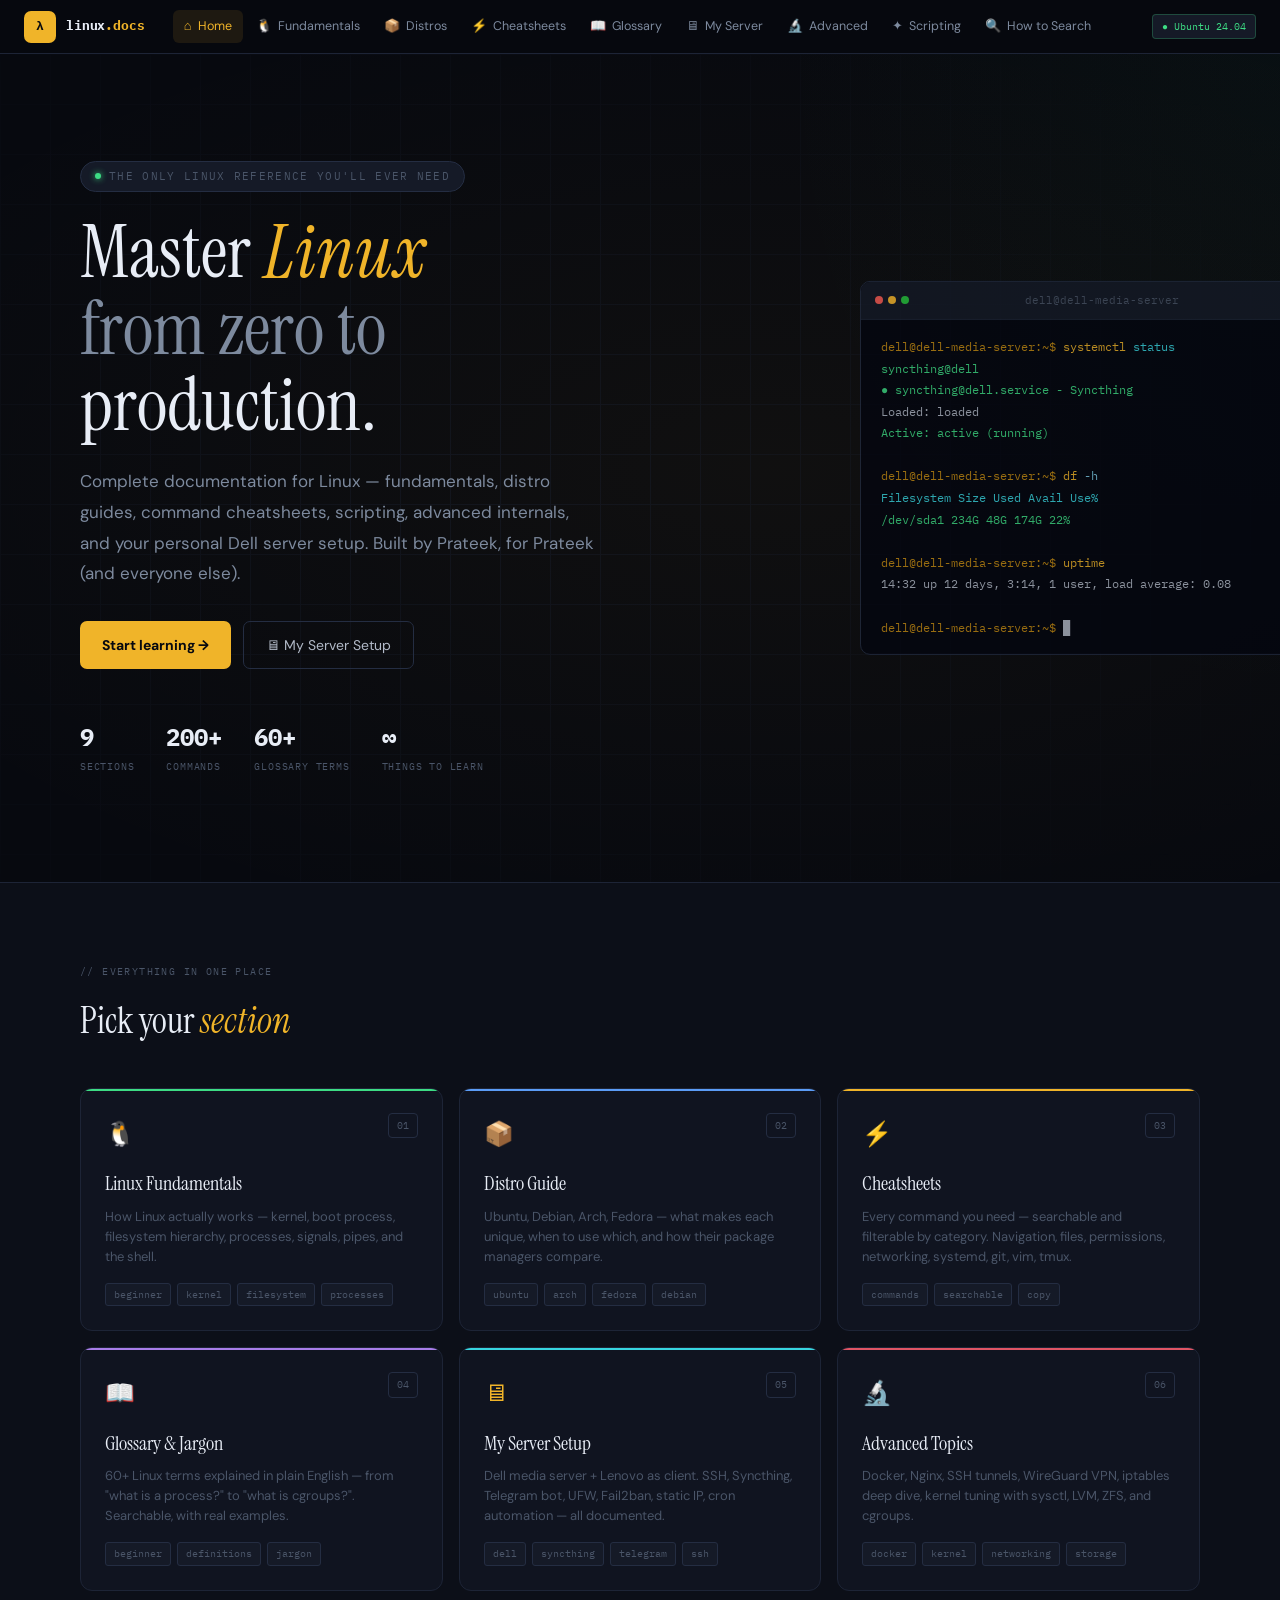
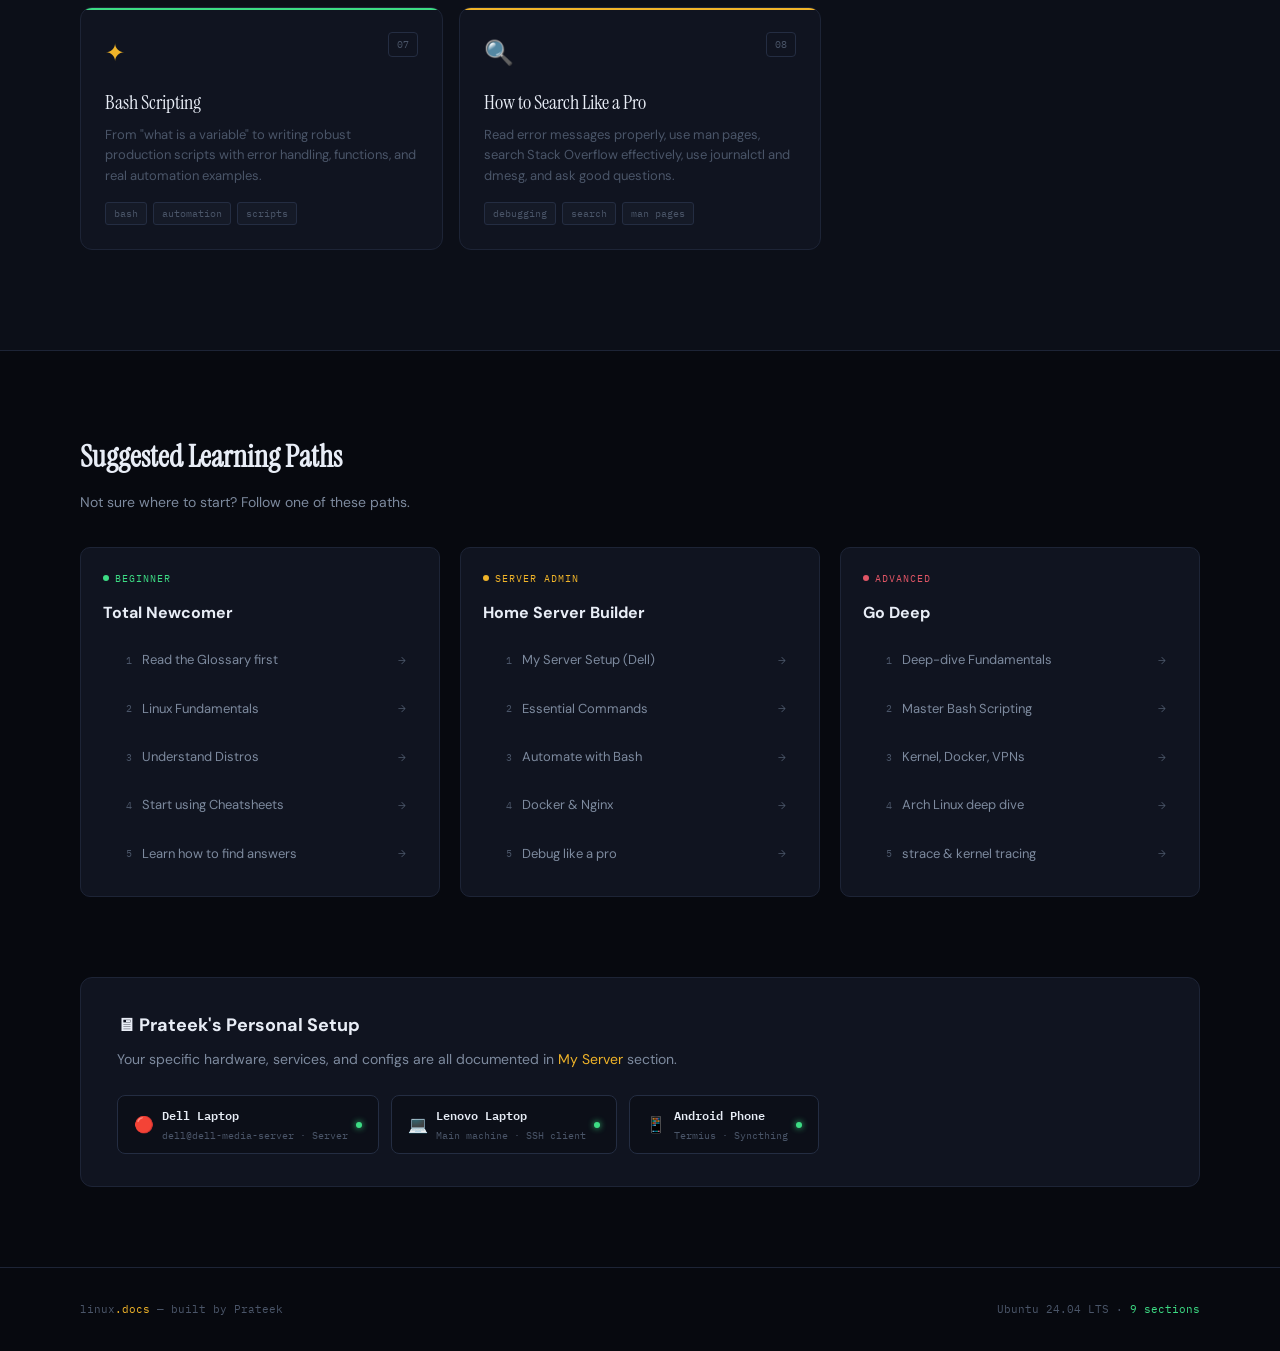
<file: index.html>
<!DOCTYPE html>
<html lang="en">
<head>
<meta charset="UTF-8"/><meta name="viewport" content="width=device-width, initial-scale=1.0"/>
<title>linux.docs — Master Linux From Zero to Pro</title>
<link rel="stylesheet" href="shared/style.css"/>
<style>
  :root { --accent: #f0b429; --accent2: #c48b12; --accent-glow: rgba(240,180,41,.10); --accent-glow2: rgba(240,180,41,.05); }
  body { overflow-x: hidden; }

  /* ── FULL HOME LAYOUT (no sidebar) ── */
  .home-wrap { padding-top: var(--nav-h); }

  /* ── HERO ── */
  .hero-section {
    min-height: 92vh; display: flex; align-items: center;
    padding: 0 80px; position: relative; overflow: hidden;
  }
  .hero-bg {
    position: absolute; inset: 0; pointer-events: none;
    background:
      radial-gradient(ellipse 80% 60% at 60% 50%, rgba(240,180,41,.04), transparent),
      radial-gradient(ellipse 40% 80% at 100% 0%, rgba(61,220,132,.03), transparent);
  }
  /* subtle grid */
  .hero-bg::after {
    content: '';
    position: absolute; inset: 0;
    background-image:
      linear-gradient(var(--border) 1px, transparent 1px),
      linear-gradient(90deg, var(--border) 1px, transparent 1px);
    background-size: 50px 50px;
    opacity: .4;
    mask-image: radial-gradient(ellipse 70% 70% at 40% 50%, black, transparent);
  }
  .hero-inner { position: relative; z-index: 1; max-width: 720px; }
  .hero-label {
    display: inline-flex; align-items: center; gap: 8px;
    font-family: var(--mono); font-size: 11px; color: var(--text3);
    letter-spacing: .12em; text-transform: uppercase; margin-bottom: 22px;
    padding: 5px 14px; border: 1px solid var(--border2); border-radius: 20px;
    background: var(--surface2);
  }
  .hero-label-dot { width: 6px; height: 6px; border-radius: 50%; background: var(--green); box-shadow: 0 0 6px var(--green); }
  .hero-h1 {
    font-family: var(--serif); font-size: clamp(42px, 6vw, 74px);
    color: var(--bright); line-height: 1.04; margin-bottom: 22px;
    font-weight: 400;
  }
  .hero-h1 em { font-style: italic; color: var(--accent); }
  .hero-h1 .dim { color: var(--text2); }
  .hero-lead { font-size: 17px; color: var(--text2); line-height: 1.8; margin-bottom: 32px; max-width: 520px; }
  .hero-cta { display: flex; gap: 12px; flex-wrap: wrap; margin-bottom: 48px; }
  .btn-primary {
    display: inline-flex; align-items: center; gap: 8px;
    padding: 11px 22px; border-radius: 7px;
    background: var(--accent); color: #070910;
    font-weight: 700; font-size: 14px; text-decoration: none;
    transition: transform .15s, box-shadow .15s;
    font-family: var(--sans);
  }
  .btn-primary:hover { transform: translateY(-2px); box-shadow: 0 8px 24px rgba(240,180,41,.3); text-decoration: none; }
  .btn-secondary {
    display: inline-flex; align-items: center; gap: 8px;
    padding: 11px 22px; border-radius: 7px;
    border: 1px solid var(--border2); color: var(--text);
    font-size: 14px; text-decoration: none;
    transition: border-color .15s, color .15s;
  }
  .btn-secondary:hover { border-color: var(--border3); color: var(--bright); text-decoration: none; }
  .hero-stats { display: flex; gap: 32px; flex-wrap: wrap; }
  .hero-stat { font-family: var(--mono); }
  .hero-stat-num { font-size: 24px; color: var(--bright); font-weight: 700; }
  .hero-stat-label { font-size: 10px; color: var(--text3); letter-spacing: .08em; text-transform: uppercase; }

  /* ── TERMINAL PREVIEW ── */
  .hero-terminal {
    position: absolute; right: -20px; top: 50%; transform: translateY(-50%);
    width: 440px; opacity: .85;
  }
  @media (max-width: 1100px) { .hero-terminal { display: none; } }

  /* ── SECTIONS GRID ── */
  .sections-area {
    padding: 80px 80px 100px;
    background: var(--bg2);
    border-top: 1px solid var(--border);
    border-bottom: 1px solid var(--border);
  }
  .sections-label {
    font-family: var(--mono); font-size: 10px; letter-spacing: .14em;
    text-transform: uppercase; color: var(--text3); margin-bottom: 10px;
  }
  .sections-title {
    font-family: var(--serif); font-size: 36px; color: var(--bright);
    margin-bottom: 36px; font-weight: 400;
  }
  .sections-title em { font-style: italic; color: var(--accent); }
  .big-card-grid { display: grid; grid-template-columns: repeat(auto-fill, minmax(280px, 1fr)); gap: 16px; }
  .big-card {
    background: var(--surface); border: 1px solid var(--border);
    border-radius: 12px; padding: 24px; text-decoration: none;
    display: block; transition: border-color .2s, transform .2s;
    position: relative; overflow: hidden;
  }
  .big-card::before {
    content: ''; position: absolute; top: 0; left: 0; right: 0; height: 2px;
    background: var(--card-color, var(--border2));
    transition: opacity .2s;
  }
  .big-card:hover { border-color: var(--border3); transform: translateY(-3px); text-decoration: none; }
  .bc-top { display: flex; align-items: flex-start; justify-content: space-between; margin-bottom: 12px; }
  .bc-icon { font-size: 24px; }
  .bc-num { font-family: var(--mono); font-size: 10px; color: var(--text3); padding: 3px 8px; border: 1px solid var(--border2); border-radius: 4px; }
  .bc-title { font-family: var(--serif); font-size: 20px; color: var(--bright); margin-bottom: 6px; }
  .bc-desc { font-size: 13px; color: var(--text3); line-height: 1.55; margin-bottom: 16px; }
  .bc-tags { display: flex; flex-wrap: wrap; gap: 6px; }
  .bc-tag { font-family: var(--mono); font-size: 10px; padding: 2px 8px; border-radius: 3px; background: var(--surface2); border: 1px solid var(--border2); color: var(--text3); }

  /* ── LEARNING PATHS ── */
  .paths-area { padding: 80px; }
  .paths-title { font-family: var(--serif); font-size: 30px; color: var(--bright); margin-bottom: 8px; }
  .paths-sub { font-size: 14px; color: var(--text2); margin-bottom: 32px; }
  .paths-grid { display: grid; grid-template-columns: 1fr 1fr 1fr; gap: 20px; }
  @media (max-width: 900px) { .paths-grid { grid-template-columns: 1fr; } }
  .path-card {
    background: var(--surface); border: 1px solid var(--border);
    border-radius: 10px; padding: 22px;
  }
  .path-level {
    font-family: var(--mono); font-size: 10px; letter-spacing: .1em;
    text-transform: uppercase; margin-bottom: 12px;
    display: flex; align-items: center; gap: 6px;
  }
  .path-dot { width: 6px; height: 6px; border-radius: 50%; }
  .path-name { font-size: 16px; font-weight: 700; color: var(--bright); margin-bottom: 14px; }
  .path-steps { display: flex; flex-direction: column; gap: 8px; }
  .path-step {
    display: flex; align-items: center; gap: 10px;
    font-size: 13px; color: var(--text2);
    text-decoration: none; padding: 8px 10px;
    border-radius: 6px; border: 1px solid transparent;
    transition: all .12s;
  }
  .path-step:hover { color: var(--bright); background: var(--surface2); border-color: var(--border); text-decoration: none; }
  .path-step-num { font-family: var(--mono); font-size: 10px; color: var(--text3); width: 18px; flex-shrink: 0; text-align: right; }
  .path-step-arrow { font-size: 10px; color: var(--text3); margin-left: auto; }

  /* ── YOUR SETUP BANNER ── */
  .setup-banner {
    margin: 0 80px 80px;
    background: var(--surface);
    border: 1px solid var(--border);
    border-radius: 12px; padding: 32px 36px;
    display: flex; align-items: center; justify-content: space-between; gap: 24px;
    flex-wrap: wrap;
  }
  .setup-banner-left h3 { margin: 0 0 6px; font-size: 18px; color: var(--bright); }
  .setup-banner-left h3::before { display: none; }
  .setup-banner-left p { margin: 0; color: var(--text2); font-size: 14px; }
  .setup-devices { display: flex; gap: 12px; flex-wrap: wrap; }
  .device-pill {
    display: flex; align-items: center; gap: 8px;
    padding: 9px 16px; border-radius: 8px;
    background: var(--bg2); border: 1px solid var(--border2);
    font-family: var(--mono); font-size: 12px;
  }
  .device-icon { font-size: 16px; }
  .device-name { color: var(--bright); font-weight: 600; }
  .device-sub { color: var(--text3); font-size: 10px; margin-top: 1px; }
  .device-status { width: 6px; height: 6px; border-radius: 50%; background: var(--green); box-shadow: 0 0 6px var(--green); }

  @media (max-width: 900px) {
    .hero-section { padding: 60px 24px; min-height: auto; padding-top: 80px; }
    .sections-area, .paths-area { padding: 48px 24px; }
    .setup-banner { margin: 0 24px 48px; }
  }
</style>
</head>
<body>
<div id="progress-bar"></div>
<nav id="topnav"></nav>
<div id="mobile-drawer"></div>

<div class="home-wrap">

  <!-- ── HERO ── -->
  <section class="hero-section">
    <div class="hero-bg"></div>
    <div class="hero-inner">
      <div class="hero-label"><span class="hero-label-dot"></span>The only Linux reference you'll ever need</div>
      <h1 class="hero-h1">
        Master <em>Linux</em><br/>
        <span class="dim">from zero to</span><br/>
        production.
      </h1>
      <p class="hero-lead">Complete documentation for Linux — fundamentals, distro guides, command cheatsheets, scripting, advanced internals, and your personal Dell server setup. Built by Prateek, for Prateek (and everyone else).</p>
      <div class="hero-cta">
        <a href="fundamentals.html" class="btn-primary">Start learning →</a>
        <a href="my-server.html" class="btn-secondary">🖥 My Server Setup</a>
      </div>
      <div class="hero-stats">
        <div class="hero-stat"><div class="hero-stat-num">9</div><div class="hero-stat-label">Sections</div></div>
        <div class="hero-stat"><div class="hero-stat-num">200+</div><div class="hero-stat-label">Commands</div></div>
        <div class="hero-stat"><div class="hero-stat-num">60+</div><div class="hero-stat-label">Glossary Terms</div></div>
        <div class="hero-stat"><div class="hero-stat-num">∞</div><div class="hero-stat-label">Things to learn</div></div>
      </div>
    </div>

    <!-- Terminal preview -->
    <div class="hero-terminal">
      <div class="term" style="margin:0;opacity:.9">
        <div class="term-bar">
          <div class="cb-dots"><div class="cb-d" style="background:#ff5f57"></div><div class="cb-d" style="background:#febc2e"></div><div class="cb-d" style="background:#28c840"></div></div>
          <div class="term-title">dell@dell-media-server</div>
        </div>
        <div class="term-body" style="font-size:12px;line-height:1.8">
<span class="prompt">dell@dell-media-server:~$ </span><span class="cmd">systemctl</span> <span class="arg">status</span> <span class="str">syncthing@dell</span><br/>
<span style="color:var(--green)">● syncthing@dell.service - Syncthing</span><br/>
<span class="text2">   Loaded: loaded</span><br/>
<span style="color:var(--green)">   Active: active (running)</span><br/>
<br/>
<span class="prompt">dell@dell-media-server:~$ </span><span class="cmd">df</span> <span class="flag">-h</span><br/>
<span class="arg">Filesystem      Size  Used Avail Use%</span><br/>
<span class="str">/dev/sda1       234G   48G  174G  22%</span><br/>
<br/>
<span class="prompt">dell@dell-media-server:~$ </span><span class="cmd">uptime</span><br/>
<span class="text">14:32  up 12 days, 3:14,  1 user,  load average: 0.08</span><br/>
<br/>
<span class="prompt">dell@dell-media-server:~$ </span><span style="animation: blink 1s step-end infinite">█</span>
        </div>
      </div>
    </div>
  </section>

  <!-- ── SECTIONS GRID ── -->
  <section class="sections-area">
    <div class="sections-label">// everything in one place</div>
    <h2 class="sections-title">Pick your <em>section</em></h2>
    <div class="big-card-grid">
      <a href="fundamentals.html" class="big-card" style="--card-color:var(--green)">
        <div class="bc-top"><div class="bc-icon">🐧</div><div class="bc-num">01</div></div>
        <div class="bc-title">Linux Fundamentals</div>
        <div class="bc-desc">How Linux actually works — kernel, boot process, filesystem hierarchy, processes, signals, pipes, and the shell.</div>
        <div class="bc-tags"><span class="bc-tag">beginner</span><span class="bc-tag">kernel</span><span class="bc-tag">filesystem</span><span class="bc-tag">processes</span></div>
      </a>
      <a href="distros.html" class="big-card" style="--card-color:var(--blue)">
        <div class="bc-top"><div class="bc-icon">📦</div><div class="bc-num">02</div></div>
        <div class="bc-title">Distro Guide</div>
        <div class="bc-desc">Ubuntu, Debian, Arch, Fedora — what makes each unique, when to use which, and how their package managers compare.</div>
        <div class="bc-tags"><span class="bc-tag">ubuntu</span><span class="bc-tag">arch</span><span class="bc-tag">fedora</span><span class="bc-tag">debian</span></div>
      </a>
      <a href="cheatsheet.html" class="big-card" style="--card-color:var(--amber)">
        <div class="bc-top"><div class="bc-icon">⚡</div><div class="bc-num">03</div></div>
        <div class="bc-title">Cheatsheets</div>
        <div class="bc-desc">Every command you need — searchable and filterable by category. Navigation, files, permissions, networking, systemd, git, vim, tmux.</div>
        <div class="bc-tags"><span class="bc-tag">commands</span><span class="bc-tag">searchable</span><span class="bc-tag">copy</span></div>
      </a>
      <a href="glossary.html" class="big-card" style="--card-color:var(--purple)">
        <div class="bc-top"><div class="bc-icon">📖</div><div class="bc-num">04</div></div>
        <div class="bc-title">Glossary & Jargon</div>
        <div class="bc-desc">60+ Linux terms explained in plain English — from "what is a process?" to "what is cgroups?". Searchable, with real examples.</div>
        <div class="bc-tags"><span class="bc-tag">beginner</span><span class="bc-tag">definitions</span><span class="bc-tag">jargon</span></div>
      </a>
      <a href="my-server.html" class="big-card" style="--card-color:var(--cyan)">
        <div class="bc-top"><div class="bc-icon">🖥</div><div class="bc-num">05</div></div>
        <div class="bc-title">My Server Setup</div>
        <div class="bc-desc">Dell media server + Lenovo as client. SSH, Syncthing, Telegram bot, UFW, Fail2ban, static IP, cron automation — all documented.</div>
        <div class="bc-tags"><span class="bc-tag">dell</span><span class="bc-tag">syncthing</span><span class="bc-tag">telegram</span><span class="bc-tag">ssh</span></div>
      </a>
      <a href="advanced.html" class="big-card" style="--card-color:var(--red)">
        <div class="bc-top"><div class="bc-icon">🔬</div><div class="bc-num">06</div></div>
        <div class="bc-title">Advanced Topics</div>
        <div class="bc-desc">Docker, Nginx, SSH tunnels, WireGuard VPN, iptables deep dive, kernel tuning with sysctl, LVM, ZFS, and cgroups.</div>
        <div class="bc-tags"><span class="bc-tag">docker</span><span class="bc-tag">kernel</span><span class="bc-tag">networking</span><span class="bc-tag">storage</span></div>
      </a>
      <a href="scripting.html" class="big-card" style="--card-color:var(--green)">
        <div class="bc-top"><div class="bc-icon">✦</div><div class="bc-num">07</div></div>
        <div class="bc-title">Bash Scripting</div>
        <div class="bc-desc">From "what is a variable" to writing robust production scripts with error handling, functions, and real automation examples.</div>
        <div class="bc-tags"><span class="bc-tag">bash</span><span class="bc-tag">automation</span><span class="bc-tag">scripts</span></div>
      </a>
      <a href="how-to-search.html" class="big-card" style="--card-color:var(--amber)">
        <div class="bc-top"><div class="bc-icon">🔍</div><div class="bc-num">08</div></div>
        <div class="bc-title">How to Search Like a Pro</div>
        <div class="bc-desc">Read error messages properly, use man pages, search Stack Overflow effectively, use journalctl and dmesg, and ask good questions.</div>
        <div class="bc-tags"><span class="bc-tag">debugging</span><span class="bc-tag">search</span><span class="bc-tag">man pages</span></div>
      </a>
    </div>
  </section>

  <!-- ── LEARNING PATHS ── -->
  <section class="paths-area">
    <h2 class="paths-title">Suggested Learning Paths</h2>
    <p class="paths-sub">Not sure where to start? Follow one of these paths.</p>
    <div class="paths-grid">
      <div class="path-card">
        <div class="path-level"><span class="path-dot" style="background:var(--green)"></span><span style="color:var(--green)">Beginner</span></div>
        <div class="path-name">Total Newcomer</div>
        <div class="path-steps">
          <a href="glossary.html" class="path-step"><span class="path-step-num">1</span>Read the Glossary first<span class="path-step-arrow">→</span></a>
          <a href="fundamentals.html" class="path-step"><span class="path-step-num">2</span>Linux Fundamentals<span class="path-step-arrow">→</span></a>
          <a href="distros.html" class="path-step"><span class="path-step-num">3</span>Understand Distros<span class="path-step-arrow">→</span></a>
          <a href="cheatsheet.html" class="path-step"><span class="path-step-num">4</span>Start using Cheatsheets<span class="path-step-arrow">→</span></a>
          <a href="how-to-search.html" class="path-step"><span class="path-step-num">5</span>Learn how to find answers<span class="path-step-arrow">→</span></a>
        </div>
      </div>
      <div class="path-card">
        <div class="path-level"><span class="path-dot" style="background:var(--amber)"></span><span style="color:var(--amber)">Server Admin</span></div>
        <div class="path-name">Home Server Builder</div>
        <div class="path-steps">
          <a href="my-server.html" class="path-step"><span class="path-step-num">1</span>My Server Setup (Dell)<span class="path-step-arrow">→</span></a>
          <a href="cheatsheet.html" class="path-step"><span class="path-step-num">2</span>Essential Commands<span class="path-step-arrow">→</span></a>
          <a href="scripting.html" class="path-step"><span class="path-step-num">3</span>Automate with Bash<span class="path-step-arrow">→</span></a>
          <a href="advanced.html" class="path-step"><span class="path-step-num">4</span>Docker & Nginx<span class="path-step-arrow">→</span></a>
          <a href="how-to-search.html" class="path-step"><span class="path-step-num">5</span>Debug like a pro<span class="path-step-arrow">→</span></a>
        </div>
      </div>
      <div class="path-card">
        <div class="path-level"><span class="path-dot" style="background:var(--red)"></span><span style="color:var(--red)">Advanced</span></div>
        <div class="path-name">Go Deep</div>
        <div class="path-steps">
          <a href="fundamentals.html" class="path-step"><span class="path-step-num">1</span>Deep-dive Fundamentals<span class="path-step-arrow">→</span></a>
          <a href="scripting.html" class="path-step"><span class="path-step-num">2</span>Master Bash Scripting<span class="path-step-arrow">→</span></a>
          <a href="advanced.html" class="path-step"><span class="path-step-num">3</span>Kernel, Docker, VPNs<span class="path-step-arrow">→</span></a>
          <a href="distros.html" class="path-step"><span class="path-step-num">4</span>Arch Linux deep dive<span class="path-step-arrow">→</span></a>
          <a href="how-to-search.html" class="path-step"><span class="path-step-num">5</span>strace & kernel tracing<span class="path-step-arrow">→</span></a>
        </div>
      </div>
    </div>
  </section>

  <!-- ── YOUR SETUP ── -->
  <div class="setup-banner">
    <div class="setup-banner-left">
      <h3>🖥 Prateek's Personal Setup</h3>
      <p>Your specific hardware, services, and configs are all documented in <a href="my-server.html">My Server</a> section.</p>
    </div>
    <div class="setup-devices">
      <div class="device-pill">
        <div class="device-icon">🔴</div>
        <div><div class="device-name">Dell Laptop</div><div class="device-sub">dell@dell-media-server · Server</div></div>
        <div class="device-status"></div>
      </div>
      <div class="device-pill">
        <div class="device-icon">💻</div>
        <div><div class="device-name">Lenovo Laptop</div><div class="device-sub">Main machine · SSH client</div></div>
        <div class="device-status"></div>
      </div>
      <div class="device-pill">
        <div class="device-icon">📱</div>
        <div><div class="device-name">Android Phone</div><div class="device-sub">Termius · Syncthing</div></div>
        <div class="device-status"></div>
      </div>
    </div>
  </div>

  <footer style="padding:32px 80px;border-top:1px solid var(--border);display:flex;justify-content:space-between;align-items:center;flex-wrap:wrap;gap:8px">
    <div style="font-family:var(--mono);font-size:11px;color:var(--text3)">linux<span style="color:var(--accent)">.docs</span> — built by Prateek</div>
    <div style="font-family:var(--mono);font-size:11px;color:var(--text3)">Ubuntu 24.04 LTS · <span style="color:var(--green)">9 sections</span></div>
  </footer>

</div>

<script src="shared/nav.js"></script>
<style>@keyframes blink{0%,100%{opacity:1}50%{opacity:0}}</style>
</body>
</html>
</file>
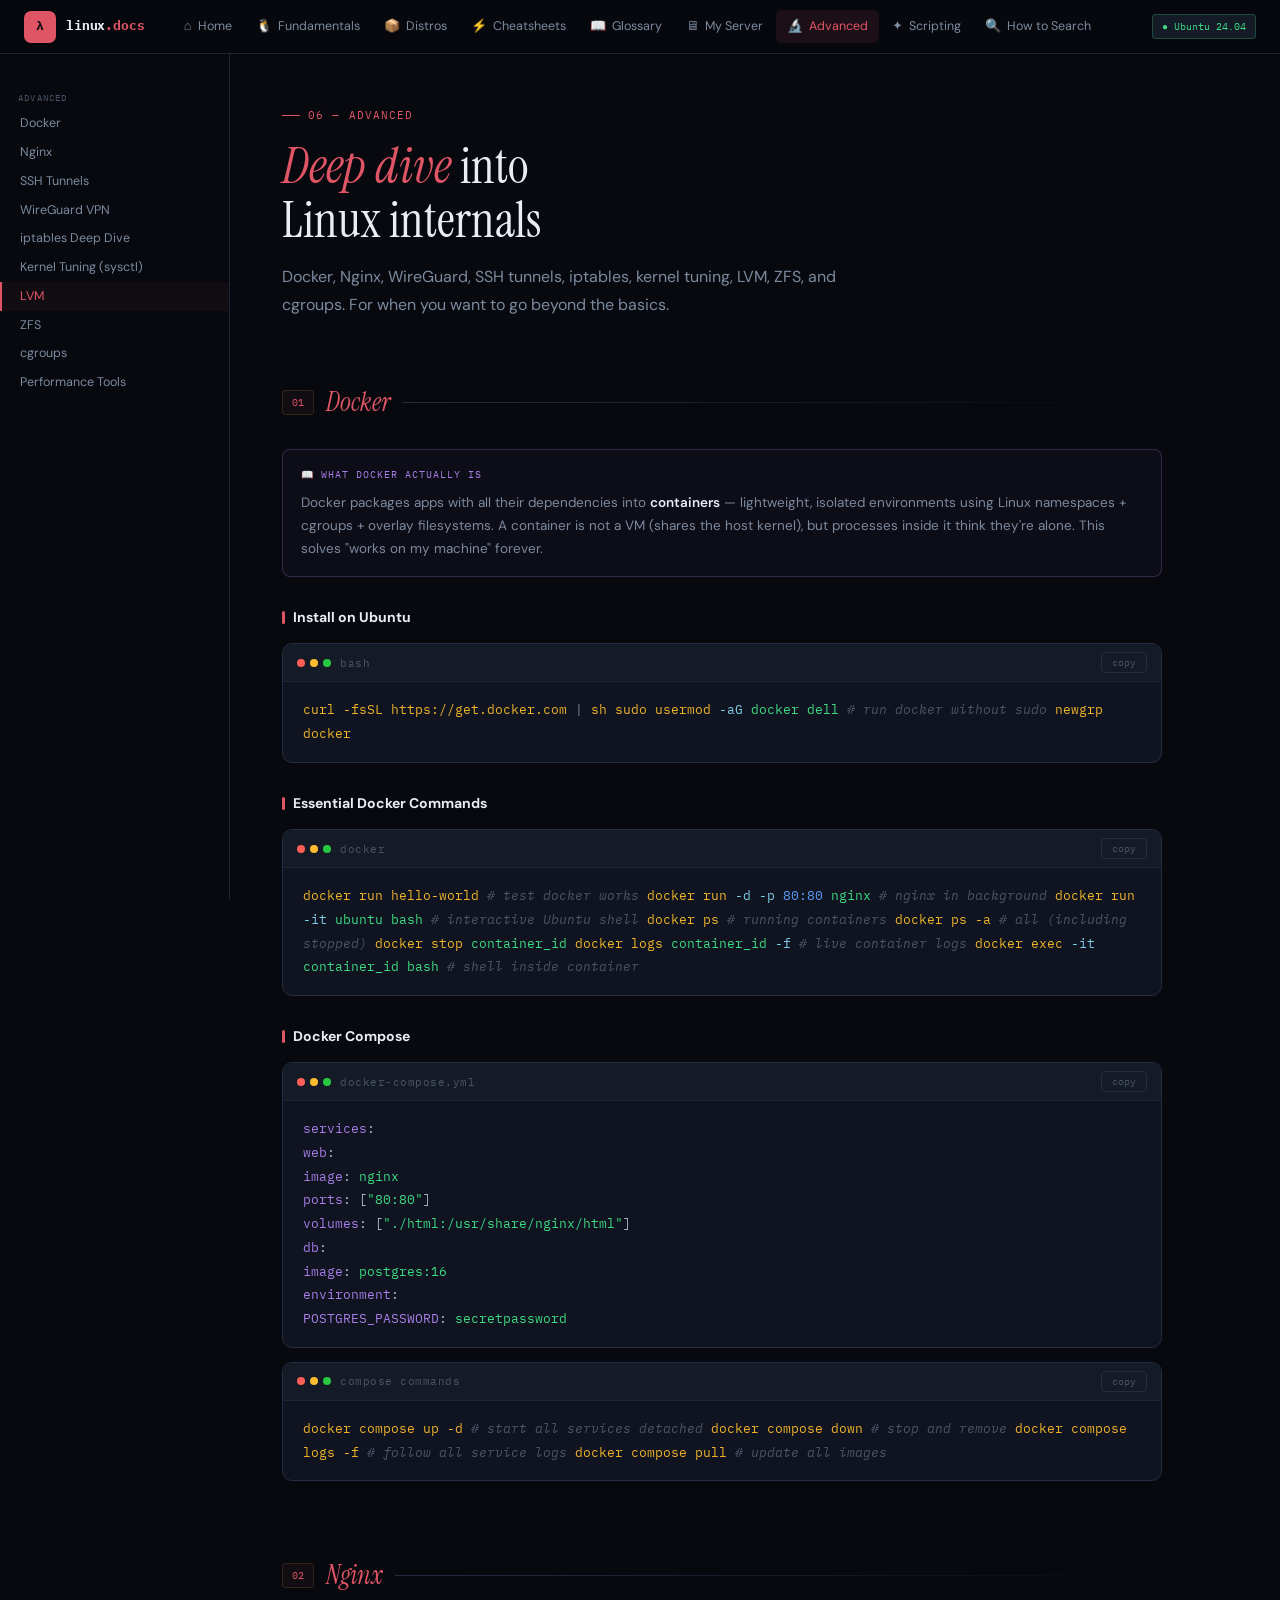
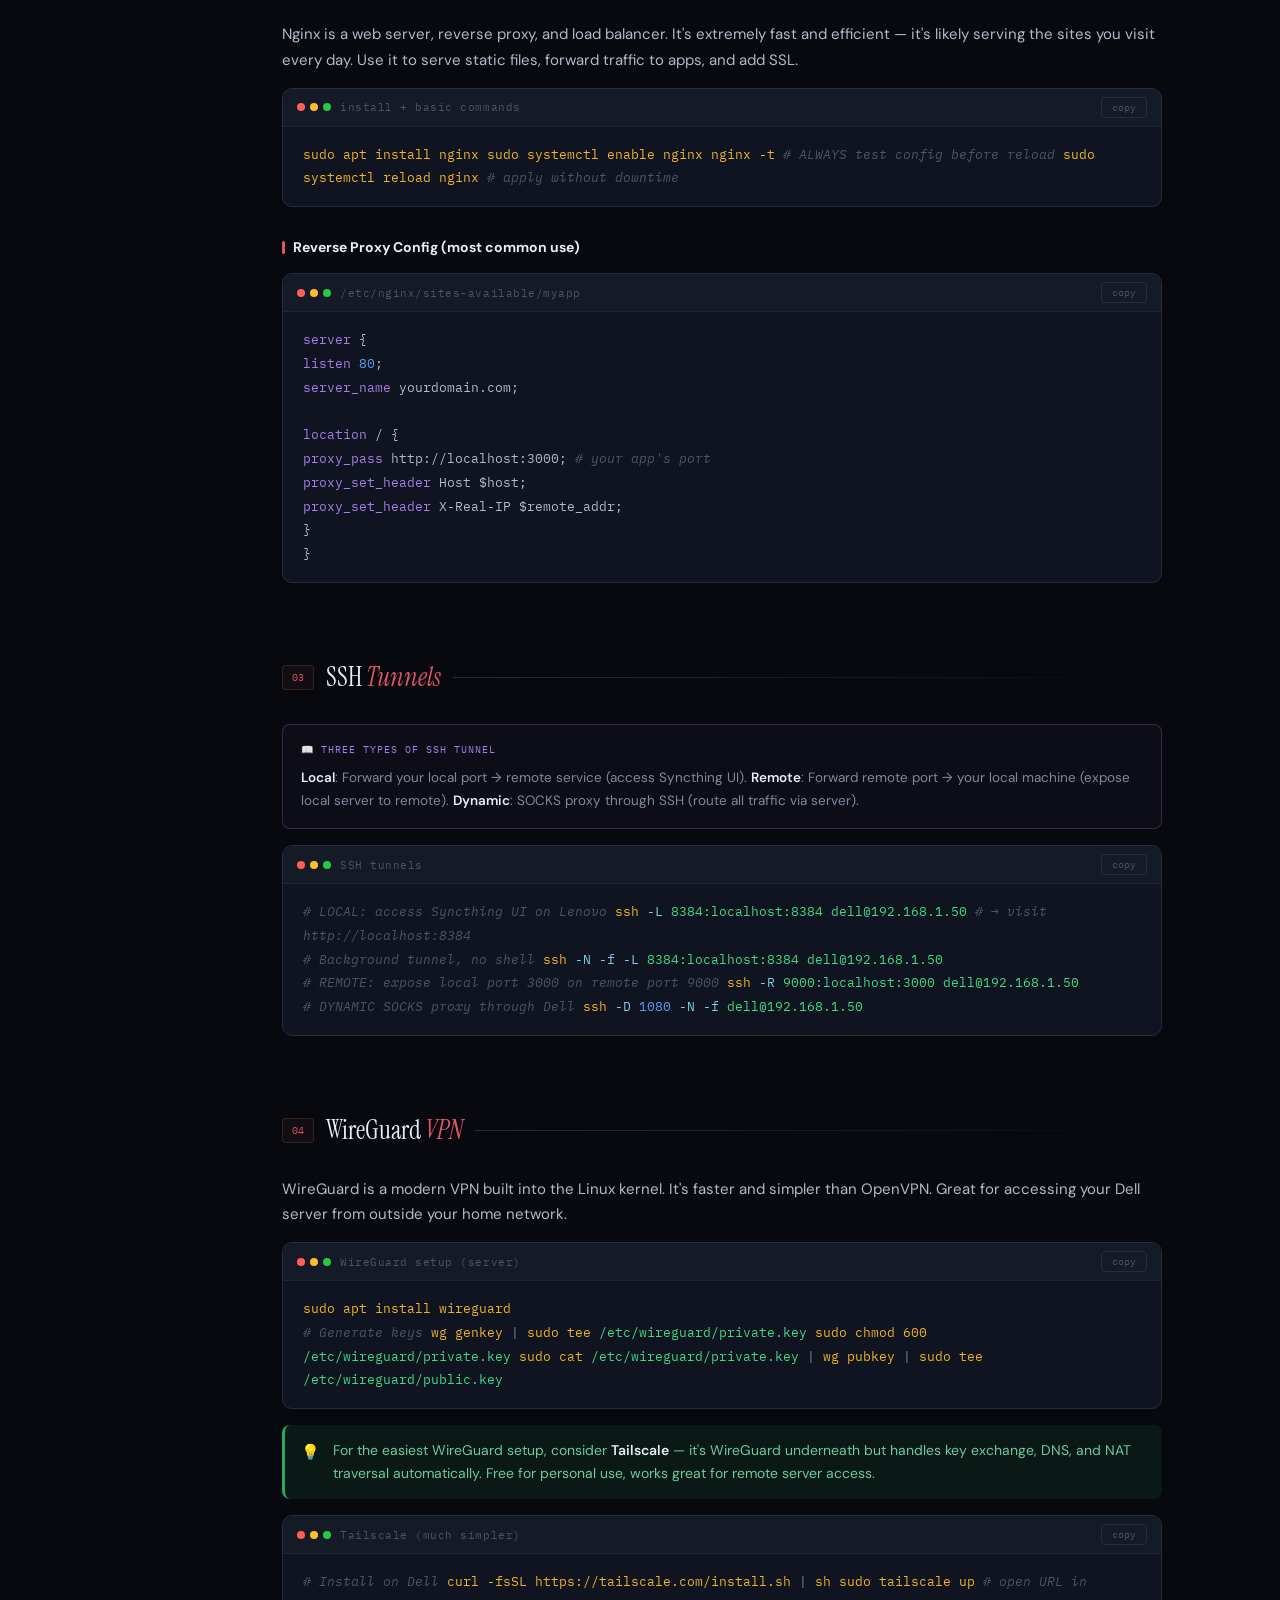
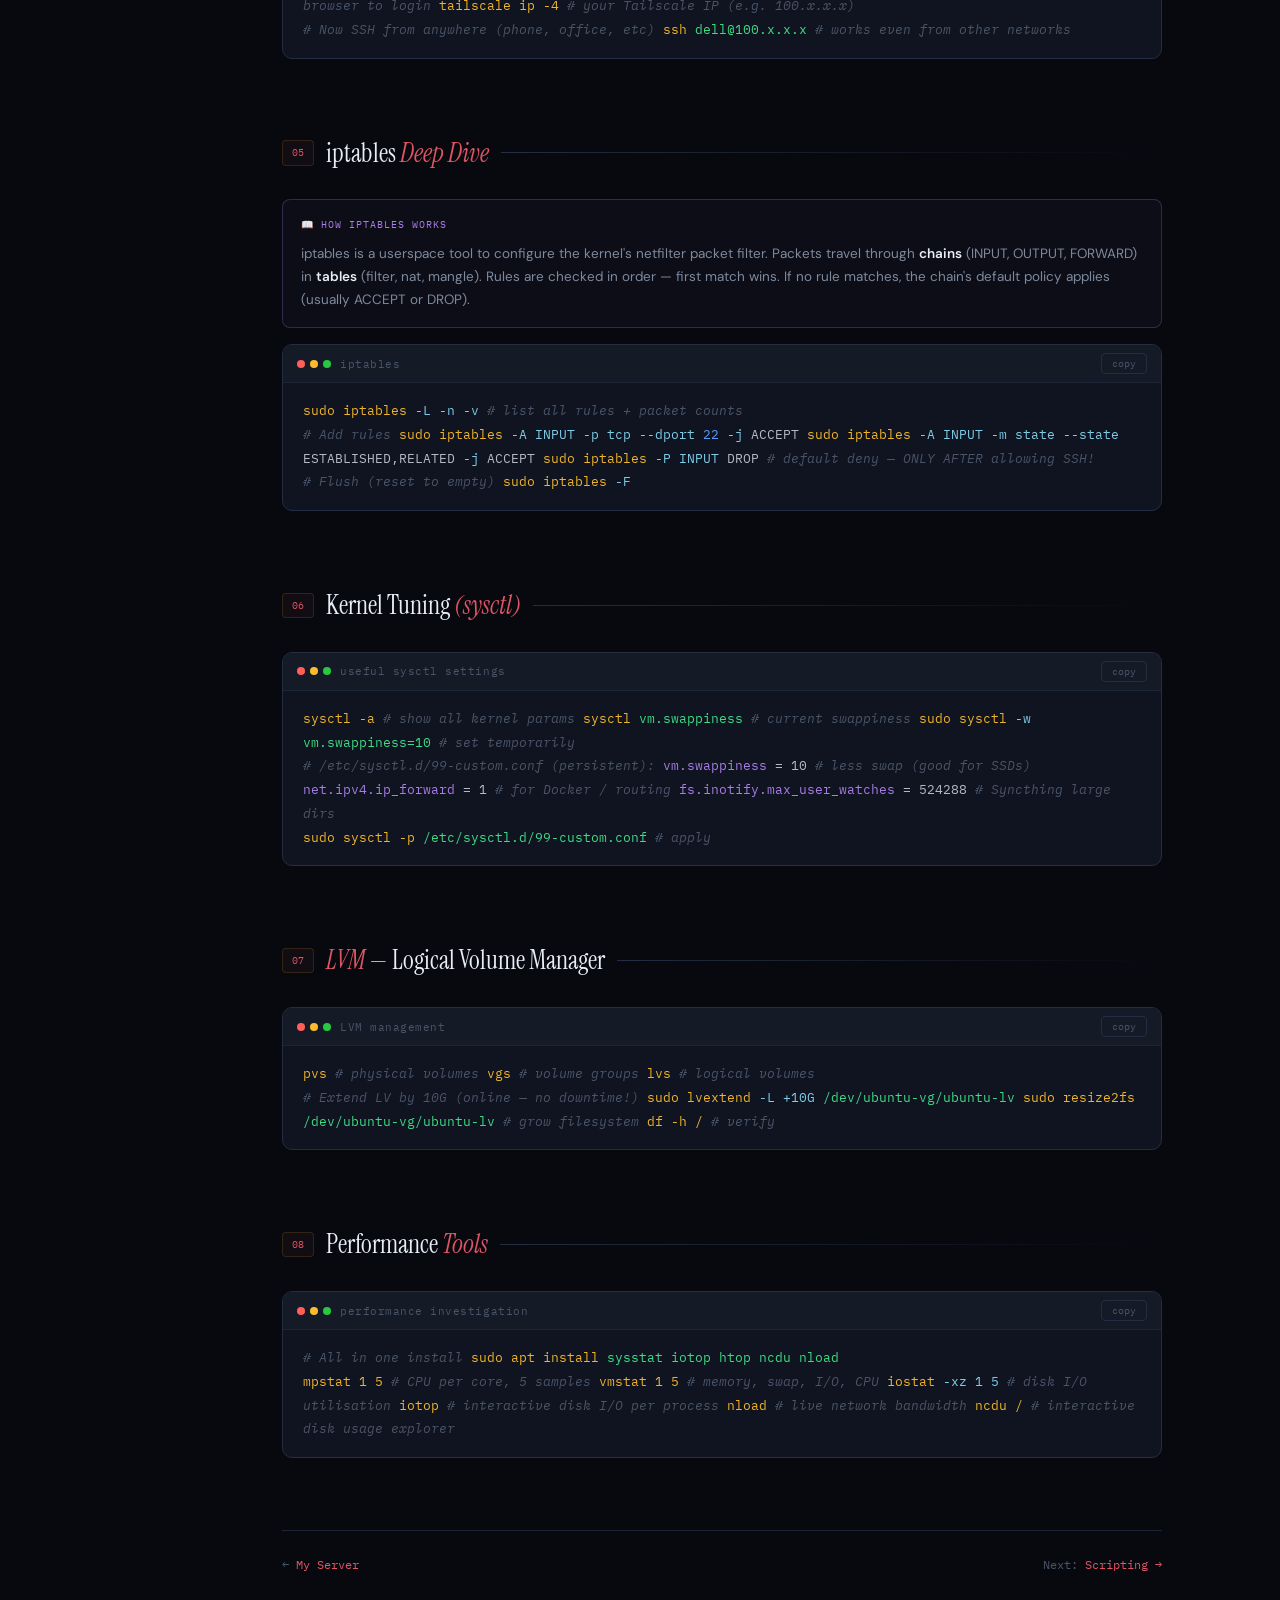
<file: advanced.html>
<!DOCTYPE html>
<html lang="en">
<head>
<meta charset="UTF-8"/><meta name="viewport" content="width=device-width, initial-scale=1.0"/>
<title>Advanced — linux.docs</title>
<link rel="stylesheet" href="shared/style.css"/>
<style>
  :root{--accent:#e05565;--accent2:#b83a48;--accent-glow:rgba(224,85,101,.10);--accent-glow2:rgba(224,85,101,.05);}
  h3::before{background:var(--red)}
</style>
</head>
<body>
<div id="progress-bar"></div><nav id="topnav"></nav><div id="mobile-drawer"></div>
<div class="page-wrap">
<aside id="toc">
  <div class="toc-section-label">Advanced</div>
  <a class="toc-link" href="#docker">Docker</a>
  <a class="toc-link" href="#nginx">Nginx</a>
  <a class="toc-link" href="#ssh-tunnels">SSH Tunnels</a>
  <a class="toc-link" href="#wireguard">WireGuard VPN</a>
  <a class="toc-link" href="#iptables">iptables Deep Dive</a>
  <a class="toc-link" href="#kernel-tuning">Kernel Tuning (sysctl)</a>
  <a class="toc-link" href="#lvm">LVM</a>
  <a class="toc-link" href="#zfs">ZFS</a>
  <a class="toc-link" href="#cgroups">cgroups</a>
  <a class="toc-link" href="#performance">Performance Tools</a>
</aside>
<div class="main-content"><div class="content-inner">

<div class="page-hero">
  <div class="page-hero-eyebrow">06 — Advanced</div>
  <h1><em>Deep dive</em> into<br/>Linux internals</h1>
  <p class="page-hero-lead">Docker, Nginx, WireGuard, SSH tunnels, iptables, kernel tuning, LVM, ZFS, and cgroups. For when you want to go beyond the basics.</p>
</div>

<!-- DOCKER -->
<div class="doc-section" id="docker">
  <div class="sec-header"><div class="sec-num">01</div><h2><em>Docker</em></h2><div class="sec-rule"></div></div>
  <div class="learn-box">
    <div class="learn-box-title">What Docker actually is</div>
    <p>Docker packages apps with all their dependencies into <strong>containers</strong> — lightweight, isolated environments using Linux namespaces + cgroups + overlay filesystems. A container is not a VM (shares the host kernel), but processes inside it think they're alone. This solves "works on my machine" forever.</p>
  </div>
  <h3>Install on Ubuntu</h3>
  <div class="cb"><div class="cb-head"><div class="cb-left"><div class="cb-dots"><div class="cb-d" style="background:#ff5f57"></div><div class="cb-d" style="background:#febc2e"></div><div class="cb-d" style="background:#28c840"></div></div><span class="cb-lang">bash</span></div><button class="copy-btn" onclick="doCopy(this,'curl -fsSL https://get.docker.com | sh\nsudo usermod -aG docker dell  # run docker without sudo\nnewgrp docker\ndocker --version')">copy</button></div><div class="cb-body">
<span class="cmd">curl -fsSL https://get.docker.com</span> <span class="op">|</span> <span class="cmd">sh</span>
<span class="cmd">sudo usermod</span> <span class="flag">-aG</span> <span class="str">docker dell</span>   <span class="cmt"># run docker without sudo</span>
<span class="cmd">newgrp docker</span>
  </div></div>
  <h3>Essential Docker Commands</h3>
  <div class="cb"><div class="cb-head"><div class="cb-left"><div class="cb-dots"><div class="cb-d" style="background:#ff5f57"></div><div class="cb-d" style="background:#febc2e"></div><div class="cb-d" style="background:#28c840"></div></div><span class="cb-lang">docker</span></div><button class="copy-btn" onclick="doCopy(this,'docker run hello-world\ndocker run -d -p 80:80 nginx             # detached, port 80\ndocker run -it ubuntu bash              # interactive shell\ndocker ps                               # running containers\ndocker ps -a                            # all containers\ndocker stop container_id\ndocker rm container_id\ndocker images\ndocker pull nginx\ndocker logs container_id -f\ndocker exec -it container_id bash      # shell inside running container\ndocker volume ls\ndocker network ls')">copy</button></div><div class="cb-body">
<span class="cmd">docker run hello-world</span>                             <span class="cmt"># test docker works</span>
<span class="cmd">docker run</span> <span class="flag">-d -p</span> <span class="num">80:80</span> <span class="str">nginx</span>               <span class="cmt"># nginx in background</span>
<span class="cmd">docker run</span> <span class="flag">-it</span> <span class="str">ubuntu bash</span>                <span class="cmt"># interactive Ubuntu shell</span>
<span class="cmd">docker ps</span>                                  <span class="cmt"># running containers</span>
<span class="cmd">docker ps -a</span>                               <span class="cmt"># all (including stopped)</span>
<span class="cmd">docker stop</span> <span class="str">container_id</span>
<span class="cmd">docker logs</span> <span class="str">container_id</span> <span class="flag">-f</span>               <span class="cmt"># live container logs</span>
<span class="cmd">docker exec</span> <span class="flag">-it</span> <span class="str">container_id bash</span>         <span class="cmt"># shell inside container</span>
  </div></div>
  <h3>Docker Compose</h3>
  <div class="cb"><div class="cb-head"><div class="cb-left"><div class="cb-dots"><div class="cb-d" style="background:#ff5f57"></div><div class="cb-d" style="background:#febc2e"></div><div class="cb-d" style="background:#28c840"></div></div><span class="cb-lang">docker-compose.yml</span></div><button class="copy-btn" onclick="doCopy(this,'services:\n  web:\n    image: nginx\n    ports:\n      - \"80:80\"\n    volumes:\n      - ./html:/usr/share/nginx/html\n  db:\n    image: postgres:16\n    environment:\n      POSTGRES_PASSWORD: secretpassword\n    volumes:\n      - pgdata:/var/lib/postgresql/data\n\nvolumes:\n  pgdata:')">copy</button></div><div class="cb-body">
<span class="kw">services</span>:<br/>
  <span class="kw">web</span>:<br/>
    <span class="kw">image</span>: <span class="str">nginx</span><br/>
    <span class="kw">ports</span>: [<span class="str">"80:80"</span>]<br/>
    <span class="kw">volumes</span>: [<span class="str">"./html:/usr/share/nginx/html"</span>]<br/>
  <span class="kw">db</span>:<br/>
    <span class="kw">image</span>: <span class="str">postgres:16</span><br/>
    <span class="kw">environment</span>:<br/>
      <span class="kw">POSTGRES_PASSWORD</span>: <span class="str">secretpassword</span>
  </div></div>
  <div class="cb"><div class="cb-head"><div class="cb-left"><div class="cb-dots"><div class="cb-d" style="background:#ff5f57"></div><div class="cb-d" style="background:#febc2e"></div><div class="cb-d" style="background:#28c840"></div></div><span class="cb-lang">compose commands</span></div><button class="copy-btn" onclick="doCopy(this,'docker compose up -d\ndocker compose down\ndocker compose logs -f\ndocker compose ps\ndocker compose pull   # update images')">copy</button></div><div class="cb-body">
<span class="cmd">docker compose up -d</span>    <span class="cmt"># start all services detached</span>
<span class="cmd">docker compose down</span>     <span class="cmt"># stop and remove</span>
<span class="cmd">docker compose logs -f</span>  <span class="cmt"># follow all service logs</span>
<span class="cmd">docker compose pull</span>     <span class="cmt"># update all images</span>
  </div></div>
</div>

<!-- NGINX -->
<div class="doc-section" id="nginx">
  <div class="sec-header"><div class="sec-num">02</div><h2><em>Nginx</em></h2><div class="sec-rule"></div></div>
  <p>Nginx is a web server, reverse proxy, and load balancer. It's extremely fast and efficient — it's likely serving the sites you visit every day. Use it to serve static files, forward traffic to apps, and add SSL.</p>
  <div class="cb"><div class="cb-head"><div class="cb-left"><div class="cb-dots"><div class="cb-d" style="background:#ff5f57"></div><div class="cb-d" style="background:#febc2e"></div><div class="cb-d" style="background:#28c840"></div></div><span class="cb-lang">install + basic commands</span></div><button class="copy-btn" onclick="doCopy(this,'sudo apt install nginx\nsudo systemctl enable nginx\nsudo systemctl start nginx\nnginx -t                    # test config before reload\nsudo systemctl reload nginx # apply config changes')">copy</button></div><div class="cb-body">
<span class="cmd">sudo apt install nginx</span>
<span class="cmd">sudo systemctl enable nginx</span>
<span class="cmd">nginx -t</span>                    <span class="cmt"># ALWAYS test config before reload</span>
<span class="cmd">sudo systemctl reload nginx</span> <span class="cmt"># apply without downtime</span>
  </div></div>

  <h3>Reverse Proxy Config (most common use)</h3>
  <div class="cb"><div class="cb-head"><div class="cb-left"><div class="cb-dots"><div class="cb-d" style="background:#ff5f57"></div><div class="cb-d" style="background:#febc2e"></div><div class="cb-d" style="background:#28c840"></div></div><span class="cb-lang">/etc/nginx/sites-available/myapp</span></div><button class="copy-btn" onclick="doCopy(this,'server {\n    listen 80;\n    server_name yourdomain.com;\n\n    location / {\n        proxy_pass http://localhost:3000;\n        proxy_set_header Host $host;\n        proxy_set_header X-Real-IP $remote_addr;\n        proxy_set_header X-Forwarded-For $proxy_add_x_forwarded_for;\n    }\n}\n\n# Enable: sudo ln -s /etc/nginx/sites-available/myapp /etc/nginx/sites-enabled/\n# Then: nginx -t && sudo systemctl reload nginx')">copy</button></div><div class="cb-body">
<span class="kw">server</span> {<br/>
    <span class="kw">listen</span> <span class="num">80</span>;<br/>
    <span class="kw">server_name</span> yourdomain.com;<br/>
<br/>
    <span class="kw">location</span> / {<br/>
        <span class="kw">proxy_pass</span> http://localhost:3000;  <span class="cmt"># your app's port</span><br/>
        <span class="kw">proxy_set_header</span> Host $host;<br/>
        <span class="kw">proxy_set_header</span> X-Real-IP $remote_addr;<br/>
    }<br/>
}
  </div></div>
</div>

<!-- SSH TUNNELS -->
<div class="doc-section" id="ssh-tunnels">
  <div class="sec-header"><div class="sec-num">03</div><h2>SSH <em>Tunnels</em></h2><div class="sec-rule"></div></div>
  <div class="learn-box">
    <div class="learn-box-title">Three types of SSH tunnel</div>
    <p><strong>Local</strong>: Forward your local port → remote service (access Syncthing UI). <strong>Remote</strong>: Forward remote port → your local machine (expose local server to remote). <strong>Dynamic</strong>: SOCKS proxy through SSH (route all traffic via server).</p>
  </div>
  <div class="cb"><div class="cb-head"><div class="cb-left"><div class="cb-dots"><div class="cb-d" style="background:#ff5f57"></div><div class="cb-d" style="background:#febc2e"></div><div class="cb-d" style="background:#28c840"></div></div><span class="cb-lang">SSH tunnels</span></div><button class="copy-btn" onclick="doCopy(this,'# LOCAL: access remote service locally\n# ssh -L LOCAL_PORT:REMOTE_HOST:REMOTE_PORT user@server\nssh -L 8384:localhost:8384 dell@192.168.1.50\n# Now visit: http://localhost:8384 (Syncthing UI)\n\n# Background tunnel (no shell)\nssh -N -f -L 8384:localhost:8384 dell@192.168.1.50\n\n# REMOTE: expose local service on remote server\n# ssh -R REMOTE_PORT:LOCAL_HOST:LOCAL_PORT user@server\nssh -R 9000:localhost:3000 dell@192.168.1.50\n# Now: visiting dell-server:9000 reaches YOUR localhost:3000\n\n# DYNAMIC: SOCKS proxy\nssh -D 1080 -N -f dell@192.168.1.50\n# Configure browser SOCKS proxy: localhost:1080')">copy</button></div><div class="cb-body">
<span class="cmt"># LOCAL: access Syncthing UI on Lenovo</span>
<span class="cmd">ssh</span> <span class="flag">-L</span> <span class="str">8384:localhost:8384</span> <span class="str">dell@192.168.1.50</span>
<span class="cmt"># → visit http://localhost:8384</span>
<br/>
<span class="cmt"># Background tunnel, no shell</span>
<span class="cmd">ssh</span> <span class="flag">-N -f -L</span> <span class="str">8384:localhost:8384</span> <span class="str">dell@192.168.1.50</span>
<br/>
<span class="cmt"># REMOTE: expose local port 3000 on remote port 9000</span>
<span class="cmd">ssh</span> <span class="flag">-R</span> <span class="str">9000:localhost:3000</span> <span class="str">dell@192.168.1.50</span>
<br/>
<span class="cmt"># DYNAMIC SOCKS proxy through Dell</span>
<span class="cmd">ssh</span> <span class="flag">-D</span> <span class="num">1080</span> <span class="flag">-N -f</span> <span class="str">dell@192.168.1.50</span>
  </div></div>
</div>

<!-- WIREGUARD -->
<div class="doc-section" id="wireguard">
  <div class="sec-header"><div class="sec-num">04</div><h2>WireGuard <em>VPN</em></h2><div class="sec-rule"></div></div>
  <p>WireGuard is a modern VPN built into the Linux kernel. It's faster and simpler than OpenVPN. Great for accessing your Dell server from outside your home network.</p>
  <div class="cb"><div class="cb-head"><div class="cb-left"><div class="cb-dots"><div class="cb-d" style="background:#ff5f57"></div><div class="cb-d" style="background:#febc2e"></div><div class="cb-d" style="background:#28c840"></div></div><span class="cb-lang">WireGuard setup (server)</span></div><button class="copy-btn" onclick="doCopy(this,'sudo apt install wireguard\n\n# Generate key pair\nwg genkey | sudo tee /etc/wireguard/private.key\nsudo chmod 600 /etc/wireguard/private.key\nsudo cat /etc/wireguard/private.key | wg pubkey | sudo tee /etc/wireguard/public.key\n\n# View keys\nsudo cat /etc/wireguard/private.key\nsudo cat /etc/wireguard/public.key')">copy</button></div><div class="cb-body">
<span class="cmd">sudo apt install wireguard</span>
<br/>
<span class="cmt"># Generate keys</span>
<span class="cmd">wg genkey</span> <span class="op">|</span> <span class="cmd">sudo tee</span> <span class="path">/etc/wireguard/private.key</span>
<span class="cmd">sudo chmod 600</span> <span class="path">/etc/wireguard/private.key</span>
<span class="cmd">sudo cat</span> <span class="path">/etc/wireguard/private.key</span> <span class="op">|</span> <span class="cmd">wg pubkey</span> <span class="op">|</span> <span class="cmd">sudo tee</span> <span class="path">/etc/wireguard/public.key</span>
  </div></div>
  <div class="callout c-tip"><div class="callout-ico">💡</div><div>For the easiest WireGuard setup, consider <strong>Tailscale</strong> — it's WireGuard underneath but handles key exchange, DNS, and NAT traversal automatically. Free for personal use, works great for remote server access.</div></div>
  <div class="cb"><div class="cb-head"><div class="cb-left"><div class="cb-dots"><div class="cb-d" style="background:#ff5f57"></div><div class="cb-d" style="background:#febc2e"></div><div class="cb-d" style="background:#28c840"></div></div><span class="cb-lang">Tailscale (much simpler)</span></div><button class="copy-btn" onclick="doCopy(this,'# On Dell server:\ncurl -fsSL https://tailscale.com/install.sh | sh\nsudo tailscale up\ntailscale ip -4   # your tailscale IP\n\n# On Lenovo:\n# Install Tailscale, login — devices auto-connect\nssh dell@100.x.x.x  # SSH via Tailscale IP from anywhere')">copy</button></div><div class="cb-body">
<span class="cmt"># Install on Dell</span>
<span class="cmd">curl -fsSL https://tailscale.com/install.sh</span> <span class="op">|</span> <span class="cmd">sh</span>
<span class="cmd">sudo tailscale up</span>      <span class="cmt"># open URL in browser to login</span>
<span class="cmd">tailscale ip -4</span>        <span class="cmt"># your Tailscale IP (e.g. 100.x.x.x)</span>
<br/>
<span class="cmt"># Now SSH from anywhere (phone, office, etc)</span>
<span class="cmd">ssh</span> <span class="str">dell@100.x.x.x</span>     <span class="cmt"># works even from other networks</span>
  </div></div>
</div>

<!-- IPTABLES -->
<div class="doc-section" id="iptables">
  <div class="sec-header"><div class="sec-num">05</div><h2>iptables <em>Deep Dive</em></h2><div class="sec-rule"></div></div>
  <div class="learn-box">
    <div class="learn-box-title">How iptables works</div>
    <p>iptables is a userspace tool to configure the kernel's netfilter packet filter. Packets travel through <strong>chains</strong> (INPUT, OUTPUT, FORWARD) in <strong>tables</strong> (filter, nat, mangle). Rules are checked in order — first match wins. If no rule matches, the chain's default policy applies (usually ACCEPT or DROP).</p>
  </div>
  <div class="cb"><div class="cb-head"><div class="cb-left"><div class="cb-dots"><div class="cb-d" style="background:#ff5f57"></div><div class="cb-d" style="background:#febc2e"></div><div class="cb-d" style="background:#28c840"></div></div><span class="cb-lang">iptables</span></div><button class="copy-btn" onclick="doCopy(this,'sudo iptables -L -n -v              # list all rules with counters\nsudo iptables -L INPUT -n -v       # INPUT chain only\n\n# Allow SSH\nsudo iptables -A INPUT -p tcp --dport 22 -j ACCEPT\n\n# Allow established connections\nsudo iptables -A INPUT -m state --state ESTABLISHED,RELATED -j ACCEPT\n\n# Drop everything else (careful!)\nsudo iptables -P INPUT DROP\n\n# Save rules (Ubuntu)\nsudo apt install iptables-persistent\nsudo netfilter-persistent save\n\n# Flush all rules (reset)\nsudo iptables -F')">copy</button></div><div class="cb-body">
<span class="cmd">sudo iptables</span> <span class="flag">-L -n -v</span>              <span class="cmt"># list all rules + packet counts</span>
<br/>
<span class="cmt"># Add rules</span>
<span class="cmd">sudo iptables</span> <span class="flag">-A INPUT -p tcp --dport</span> <span class="num">22</span> <span class="flag">-j</span> ACCEPT
<span class="cmd">sudo iptables</span> <span class="flag">-A INPUT -m state --state</span> ESTABLISHED,RELATED <span class="flag">-j</span> ACCEPT
<span class="cmd">sudo iptables</span> <span class="flag">-P INPUT</span> DROP         <span class="cmt"># default deny — ONLY AFTER allowing SSH!</span>
<br/>
<span class="cmt"># Flush (reset to empty)</span>
<span class="cmd">sudo iptables</span> <span class="flag">-F</span>
  </div></div>
</div>

<!-- KERNEL TUNING -->
<div class="doc-section" id="kernel-tuning">
  <div class="sec-header"><div class="sec-num">06</div><h2>Kernel Tuning <em>(sysctl)</em></h2><div class="sec-rule"></div></div>
  <div class="cb"><div class="cb-head"><div class="cb-left"><div class="cb-dots"><div class="cb-d" style="background:#ff5f57"></div><div class="cb-d" style="background:#febc2e"></div><div class="cb-d" style="background:#28c840"></div></div><span class="cb-lang">useful sysctl settings</span></div><button class="copy-btn" onclick="doCopy(this,'# View all parameters\nsysctl -a\nsysctl vm.swappiness  # check current value\n\n# Set temporarily (lost on reboot)\nsudo sysctl -w vm.swappiness=10\n\n# Set permanently: add to /etc/sysctl.d/99-custom.conf\n# vm.swappiness = 10         # reduce swap usage (good for servers with enough RAM)\n# net.ipv4.ip_forward = 1   # enable packet forwarding (for routing/Docker)\n# net.core.rmem_max = 16777216  # larger network buffers\n# fs.inotify.max_user_watches = 524288  # needed for Syncthing on large dirs\n\n# Apply persistent settings\nsudo sysctl -p /etc/sysctl.d/99-custom.conf')">copy</button></div><div class="cb-body">
<span class="cmd">sysctl -a</span>                              <span class="cmt"># show all kernel params</span>
<span class="cmd">sysctl</span> <span class="str">vm.swappiness</span>                  <span class="cmt"># current swappiness</span>
<span class="cmd">sudo sysctl</span> <span class="flag">-w</span> <span class="str">vm.swappiness=10</span>      <span class="cmt"># set temporarily</span>
<br/>
<span class="cmt"># /etc/sysctl.d/99-custom.conf (persistent):</span>
<span class="kw">vm.swappiness</span> = 10             <span class="cmt"># less swap (good for SSDs)</span>
<span class="kw">net.ipv4.ip_forward</span> = 1       <span class="cmt"># for Docker / routing</span>
<span class="kw">fs.inotify.max_user_watches</span> = 524288  <span class="cmt"># Syncthing large dirs</span>
<br/>
<span class="cmd">sudo sysctl -p</span> <span class="path">/etc/sysctl.d/99-custom.conf</span>  <span class="cmt"># apply</span>
  </div></div>
</div>

<!-- LVM -->
<div class="doc-section" id="lvm">
  <div class="sec-header"><div class="sec-num">07</div><h2><em>LVM</em> — Logical Volume Manager</h2><div class="sec-rule"></div></div>
  <div class="cb"><div class="cb-head"><div class="cb-left"><div class="cb-dots"><div class="cb-d" style="background:#ff5f57"></div><div class="cb-d" style="background:#febc2e"></div><div class="cb-d" style="background:#28c840"></div></div><span class="cb-lang">LVM management</span></div><button class="copy-btn" onclick="doCopy(this,'pvs       # show physical volumes\nvgs       # show volume groups\nlvs       # show logical volumes\n\n# Extend a logical volume (add 10G)\nsudo lvextend -L +10G /dev/ubuntu-vg/ubuntu-lv\nsudo resize2fs /dev/ubuntu-vg/ubuntu-lv  # resize filesystem to fill\n\n# Check result\ndf -h /')">copy</button></div><div class="cb-body">
<span class="cmd">pvs</span>  <span class="cmt"># physical volumes</span>
<span class="cmd">vgs</span>  <span class="cmt"># volume groups</span>
<span class="cmd">lvs</span>  <span class="cmt"># logical volumes</span>
<br/>
<span class="cmt"># Extend LV by 10G (online — no downtime!)</span>
<span class="cmd">sudo lvextend</span> <span class="flag">-L +10G</span> <span class="path">/dev/ubuntu-vg/ubuntu-lv</span>
<span class="cmd">sudo resize2fs</span> <span class="path">/dev/ubuntu-vg/ubuntu-lv</span>  <span class="cmt"># grow filesystem</span>
<span class="cmd">df -h /</span>  <span class="cmt"># verify</span>
  </div></div>
</div>

<!-- PERFORMANCE TOOLS -->
<div class="doc-section" id="performance">
  <div class="sec-header"><div class="sec-num">08</div><h2>Performance <em>Tools</em></h2><div class="sec-rule"></div></div>
  <div class="cb"><div class="cb-head"><div class="cb-left"><div class="cb-dots"><div class="cb-d" style="background:#ff5f57"></div><div class="cb-d" style="background:#febc2e"></div><div class="cb-d" style="background:#28c840"></div></div><span class="cb-lang">performance investigation</span></div><button class="copy-btn" onclick="doCopy(this,'# CPU\nmpstat 1 5       # CPU usage per core, 5 samples\nsar -u 1 5       # CPU utilisation\npidstat 1 5      # per-process CPU usage\n\n# Memory\nfree -h\nvmstat 1 5       # virtual memory stats: swap, IO, CPU\ncat /proc/meminfo\n\n# Disk I/O\niostat -xz 1 5   # disk utilisation (sudo apt install sysstat)\niotop           # interactive disk I/O per process\n\n# Network\nnetstat -s       # network statistics\nss -s            # socket summary\nifstat 1 5       # network interface throughput\nnload            # visual bandwidth monitor\n\n# Comprehensive\ndmesg | tail -20  # recent kernel events\nsar -A           # all sysstat stats')">copy</button></div><div class="cb-body">
<span class="cmt"># All in one install</span>
<span class="cmd">sudo apt install</span> <span class="str">sysstat iotop htop ncdu nload</span>
<br/>
<span class="cmd">mpstat 1 5</span>       <span class="cmt"># CPU per core, 5 samples</span>
<span class="cmd">vmstat 1 5</span>       <span class="cmt"># memory, swap, I/O, CPU</span>
<span class="cmd">iostat</span> <span class="flag">-xz 1 5</span>  <span class="cmt"># disk I/O utilisation</span>
<span class="cmd">iotop</span>           <span class="cmt"># interactive disk I/O per process</span>
<span class="cmd">nload</span>           <span class="cmt"># live network bandwidth</span>
<span class="cmd">ncdu /</span>          <span class="cmt"># interactive disk usage explorer</span>
  </div></div>
</div>

<div class="doc-footer">
  <div>← <a href="my-server.html">My Server</a></div>
  <div>Next: <a href="scripting.html">Scripting →</a></div>
</div>

</div></div>
</div>
<script src="shared/nav.js"></script>
</body>
</html>
</file>
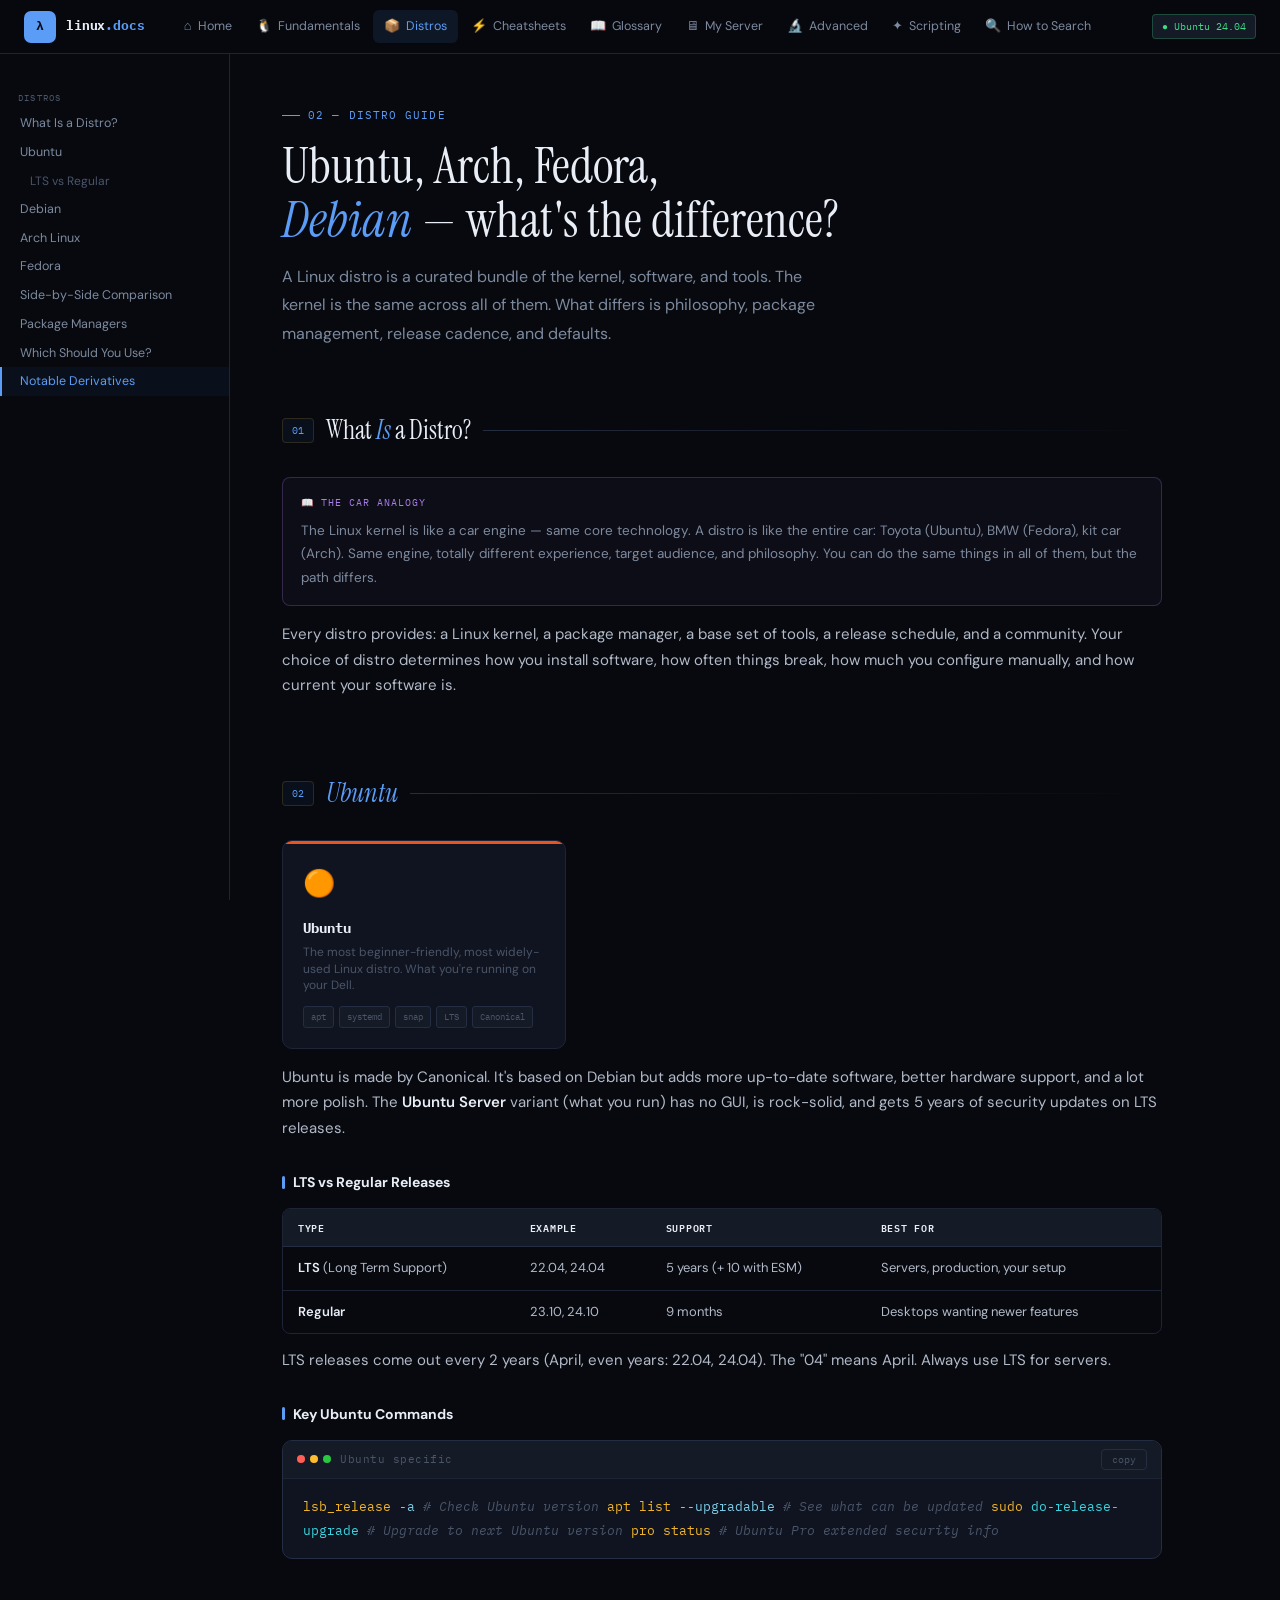
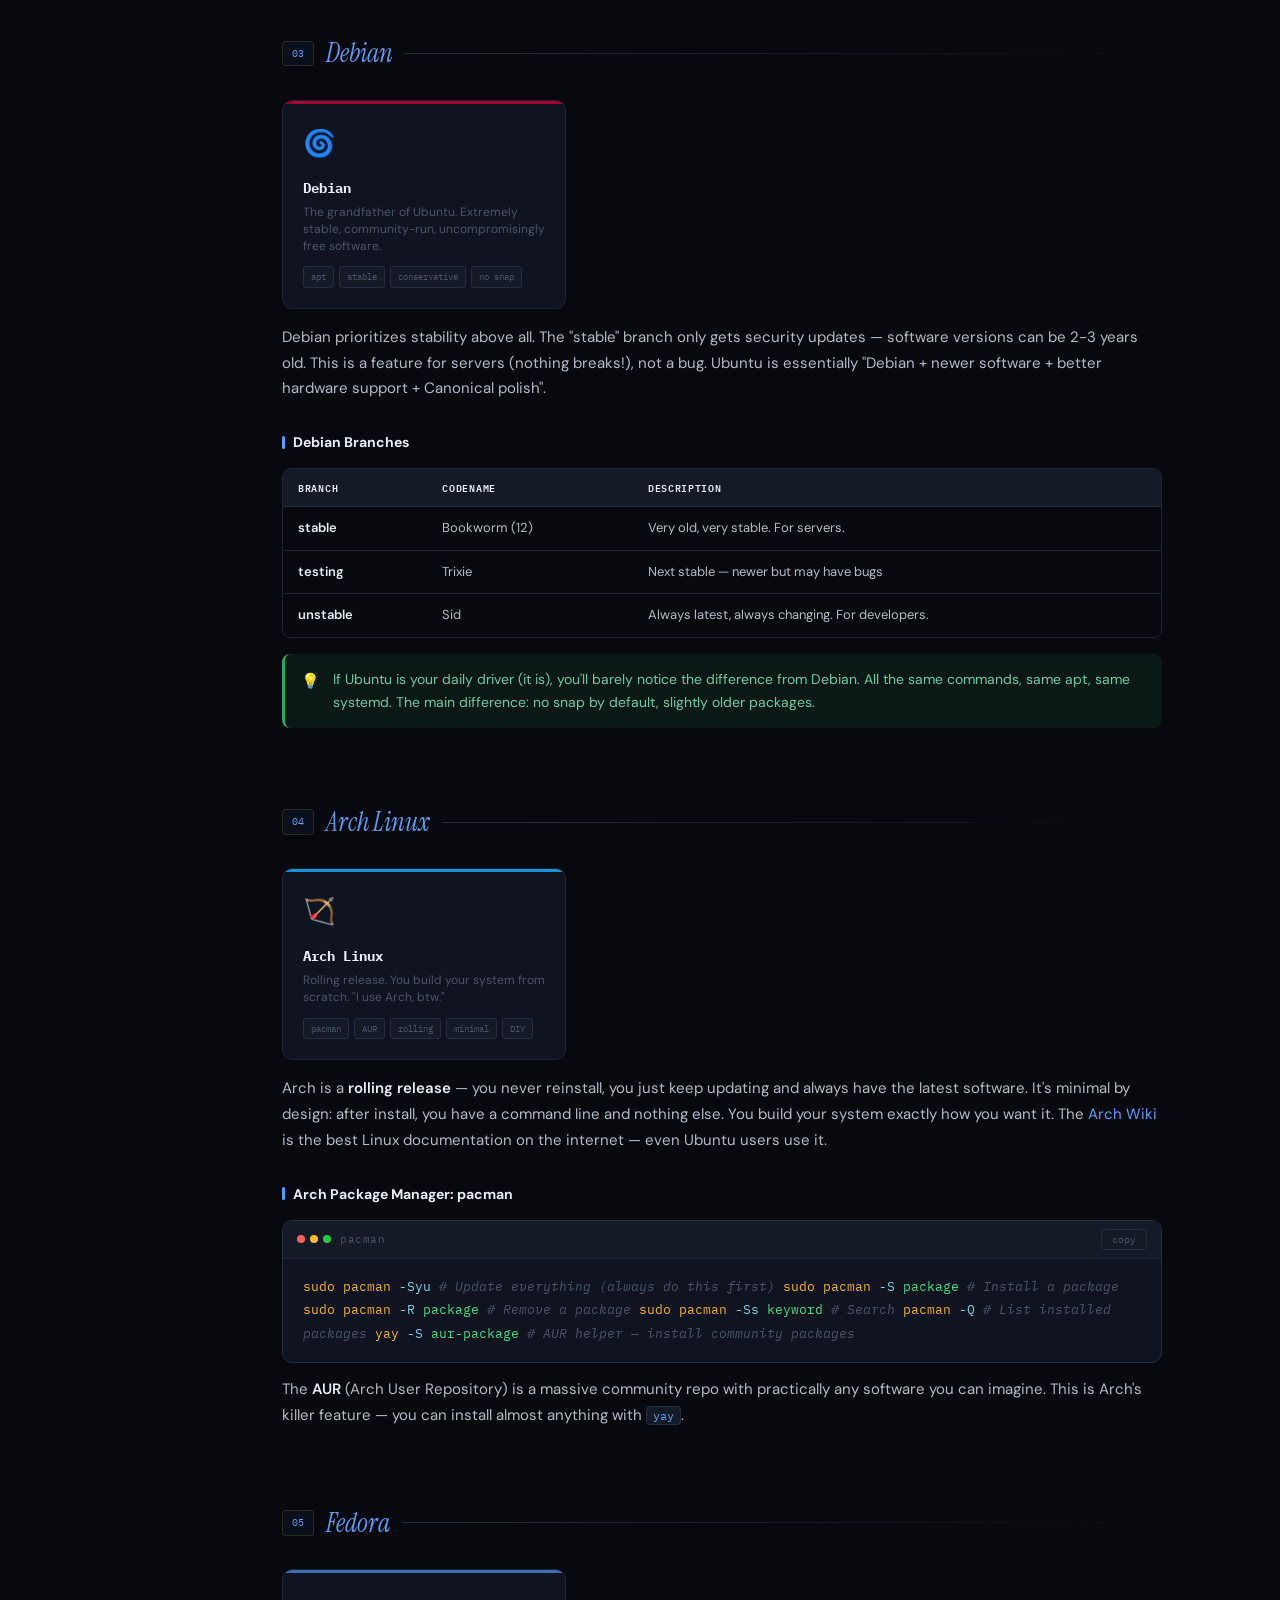
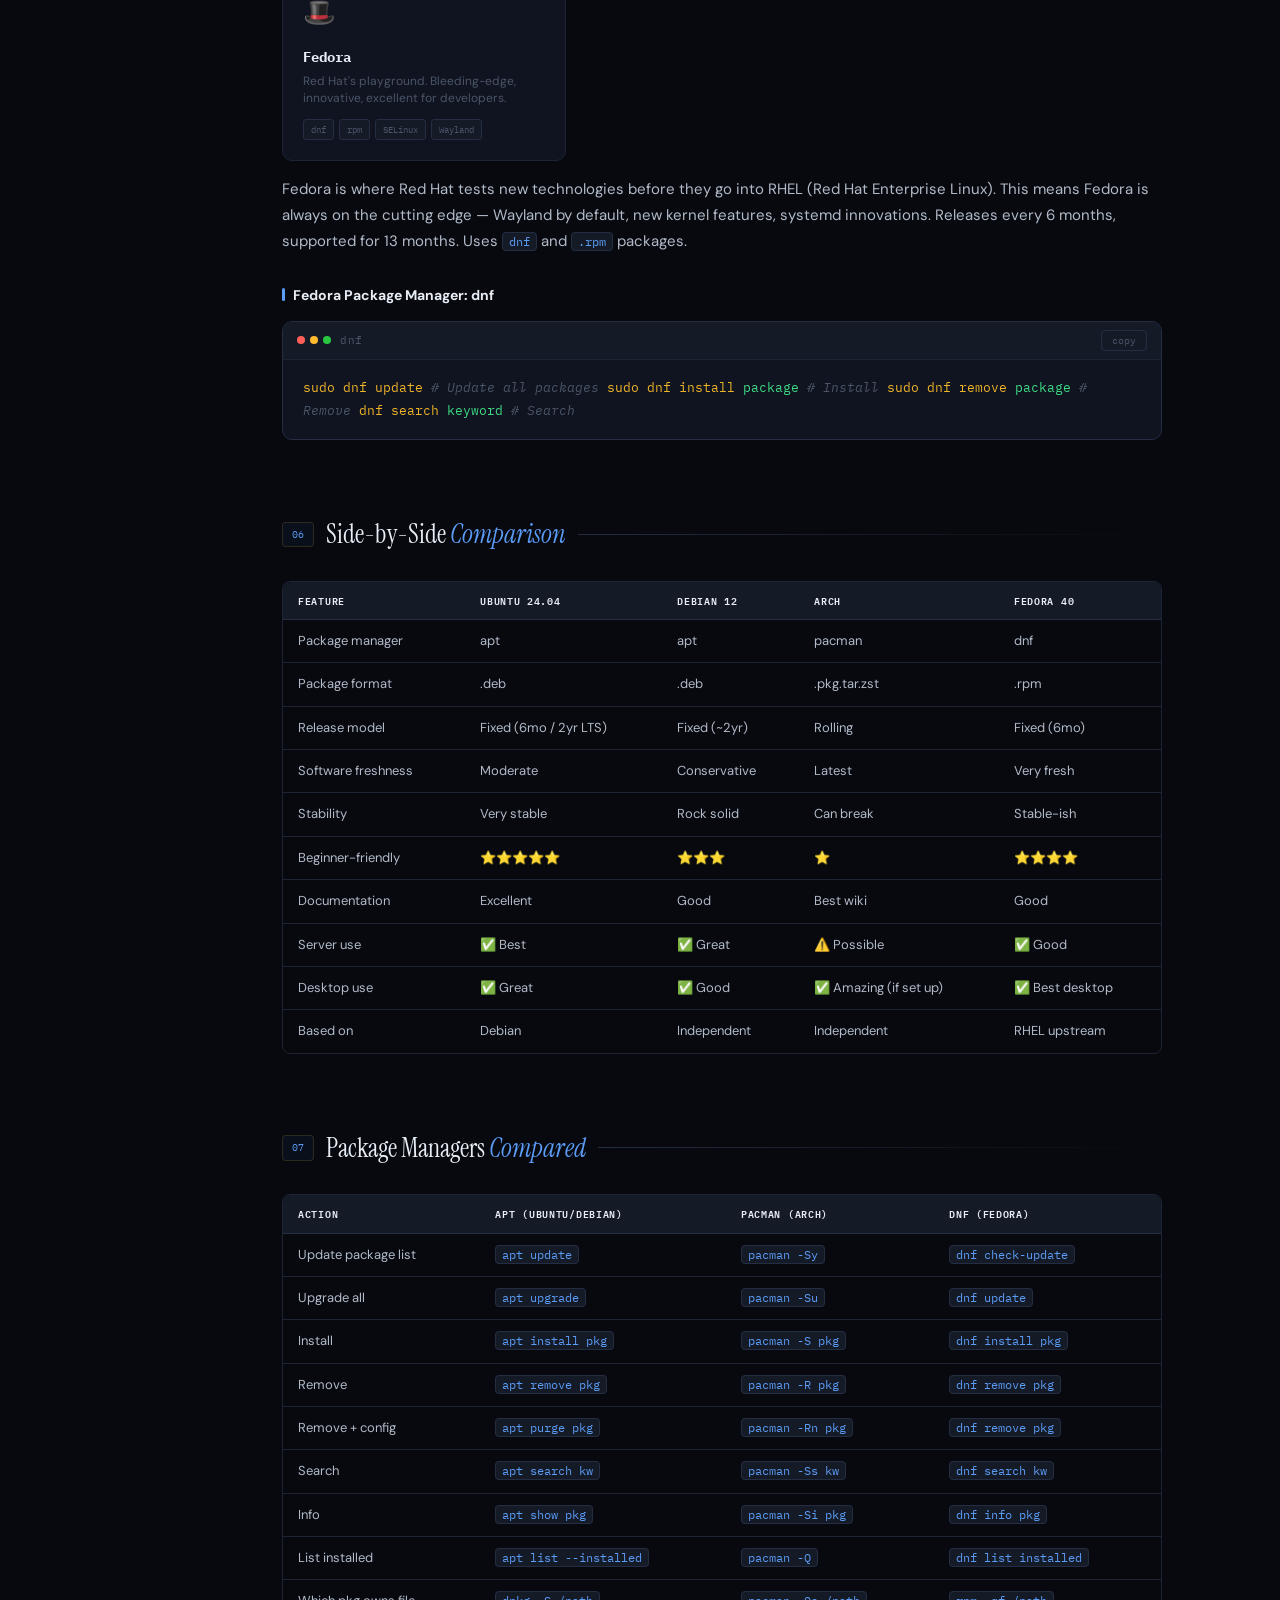
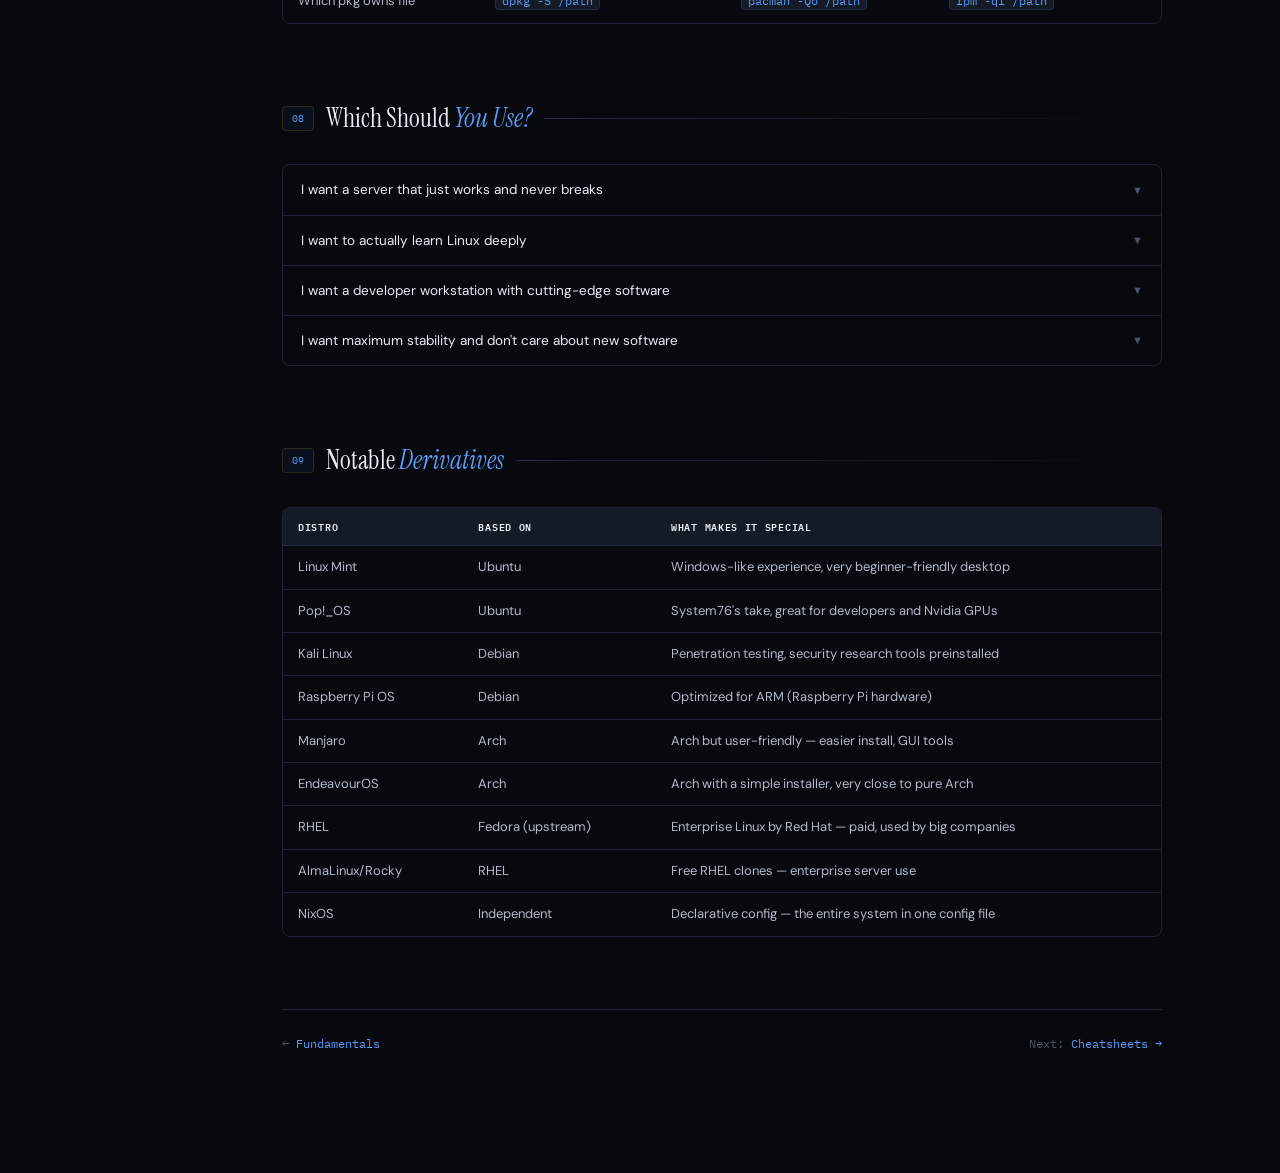
<file: distros.html>
<!DOCTYPE html>
<html lang="en">
<head>
<meta charset="UTF-8"/><meta name="viewport" content="width=device-width, initial-scale=1.0"/>
<title>Distro Guide — linux.docs</title>
<link rel="stylesheet" href="shared/style.css"/>
<style>
  :root{--accent:#5b9cf6;--accent2:#3b7ae0;--accent-glow:rgba(91,156,246,.10);--accent-glow2:rgba(91,156,246,.05);}
  h3::before{background:var(--blue)}
</style>
</head>
<body>
<div id="progress-bar"></div><nav id="topnav"></nav><div id="mobile-drawer"></div>
<div class="page-wrap">
<aside id="toc">
  <div class="toc-section-label">Distros</div>
  <a class="toc-link" href="#what-is-distro">What Is a Distro?</a>
  <a class="toc-link" href="#ubuntu">Ubuntu</a>
  <a class="toc-link sub" href="#ubuntu-lts">LTS vs Regular</a>
  <a class="toc-link" href="#debian">Debian</a>
  <a class="toc-link" href="#arch">Arch Linux</a>
  <a class="toc-link" href="#fedora">Fedora</a>
  <a class="toc-link" href="#comparison">Side-by-Side Comparison</a>
  <a class="toc-link" href="#package-managers">Package Managers</a>
  <a class="toc-link" href="#which-one">Which Should You Use?</a>
  <a class="toc-link" href="#derivatives">Notable Derivatives</a>
</aside>
<div class="main-content"><div class="content-inner">

<div class="page-hero">
  <div class="page-hero-eyebrow">02 — Distro Guide</div>
  <h1>Ubuntu, Arch, Fedora,<br/><em>Debian</em> — what's the difference?</h1>
  <p class="page-hero-lead">A Linux distro is a curated bundle of the kernel, software, and tools. The kernel is the same across all of them. What differs is philosophy, package management, release cadence, and defaults.</p>
</div>

<div class="doc-section" id="what-is-distro">
  <div class="sec-header"><div class="sec-num">01</div><h2>What <em>Is</em> a Distro?</h2><div class="sec-rule"></div></div>
  <div class="learn-box">
    <div class="learn-box-title">The car analogy</div>
    <p>The Linux kernel is like a car engine — same core technology. A distro is like the entire car: Toyota (Ubuntu), BMW (Fedora), kit car (Arch). Same engine, totally different experience, target audience, and philosophy. You can do the same things in all of them, but the path differs.</p>
  </div>
  <p>Every distro provides: a Linux kernel, a package manager, a base set of tools, a release schedule, and a community. Your choice of distro determines how you install software, how often things break, how much you configure manually, and how current your software is.</p>
</div>

<div class="doc-section" id="ubuntu">
  <div class="sec-header"><div class="sec-num">02</div><h2><em>Ubuntu</em></h2><div class="sec-rule"></div></div>
  <div class="distro-grid">
    <div class="distro-card ubuntu">
      <div class="distro-icon">🟠</div>
      <div class="distro-name">Ubuntu</div>
      <div class="distro-tagline">The most beginner-friendly, most widely-used Linux distro. What you're running on your Dell.</div>
      <div class="distro-tags"><span class="distro-tag">apt</span><span class="distro-tag">systemd</span><span class="distro-tag">snap</span><span class="distro-tag">LTS</span><span class="distro-tag">Canonical</span></div>
    </div>
  </div>
  <p>Ubuntu is made by Canonical. It's based on Debian but adds more up-to-date software, better hardware support, and a lot more polish. The <strong>Ubuntu Server</strong> variant (what you run) has no GUI, is rock-solid, and gets 5 years of security updates on LTS releases.</p>

  <h3 id="ubuntu-lts">LTS vs Regular Releases</h3>
  <div class="table-wrap"><table>
    <thead><tr><th>Type</th><th>Example</th><th>Support</th><th>Best for</th></tr></thead>
    <tbody>
      <tr><td><strong>LTS</strong> (Long Term Support)</td><td>22.04, 24.04</td><td>5 years (+ 10 with ESM)</td><td>Servers, production, your setup</td></tr>
      <tr><td><strong>Regular</strong></td><td>23.10, 24.10</td><td>9 months</td><td>Desktops wanting newer features</td></tr>
    </tbody>
  </table></div>
  <p>LTS releases come out every 2 years (April, even years: 22.04, 24.04). The "04" means April. Always use LTS for servers.</p>

  <h3>Key Ubuntu Commands</h3>
  <div class="cb"><div class="cb-head"><div class="cb-left"><div class="cb-dots"><div class="cb-d" style="background:#ff5f57"></div><div class="cb-d" style="background:#febc2e"></div><div class="cb-d" style="background:#28c840"></div></div><span class="cb-lang">Ubuntu specific</span></div><button class="copy-btn" onclick="doCopy(this,'lsb_release -a\napt list --upgradable\nsudo do-release-upgrade\nsudo apt install ubuntu-advantage-tools\npro status')">copy</button></div><div class="cb-body">
<span class="cmd">lsb_release</span> <span class="flag">-a</span>              <span class="cmt"># Check Ubuntu version</span>
<span class="cmd">apt list</span> <span class="flag">--upgradable</span>       <span class="cmt"># See what can be updated</span>
<span class="cmd">sudo</span> <span class="arg">do-release-upgrade</span>   <span class="cmt"># Upgrade to next Ubuntu version</span>
<span class="cmd">pro status</span>                 <span class="cmt"># Ubuntu Pro extended security info</span>
  </div></div>
</div>

<div class="doc-section" id="debian">
  <div class="sec-header"><div class="sec-num">03</div><h2><em>Debian</em></h2><div class="sec-rule"></div></div>
  <div class="distro-grid">
    <div class="distro-card debian">
      <div class="distro-icon">🌀</div>
      <div class="distro-name">Debian</div>
      <div class="distro-tagline">The grandfather of Ubuntu. Extremely stable, community-run, uncompromisingly free software.</div>
      <div class="distro-tags"><span class="distro-tag">apt</span><span class="distro-tag">stable</span><span class="distro-tag">conservative</span><span class="distro-tag">no snap</span></div>
    </div>
  </div>
  <p>Debian prioritizes stability above all. The "stable" branch only gets security updates — software versions can be 2-3 years old. This is a feature for servers (nothing breaks!), not a bug. Ubuntu is essentially "Debian + newer software + better hardware support + Canonical polish".</p>

  <h3>Debian Branches</h3>
  <div class="table-wrap"><table>
    <thead><tr><th>Branch</th><th>Codename</th><th>Description</th></tr></thead>
    <tbody>
      <tr><td><strong>stable</strong></td><td>Bookworm (12)</td><td>Very old, very stable. For servers.</td></tr>
      <tr><td><strong>testing</strong></td><td>Trixie</td><td>Next stable — newer but may have bugs</td></tr>
      <tr><td><strong>unstable</strong></td><td>Sid</td><td>Always latest, always changing. For developers.</td></tr>
    </tbody>
  </table></div>
  <div class="callout c-tip"><div class="callout-ico">💡</div><div>If Ubuntu is your daily driver (it is), you'll barely notice the difference from Debian. All the same commands, same apt, same systemd. The main difference: no snap by default, slightly older packages.</div></div>
</div>

<div class="doc-section" id="arch">
  <div class="sec-header"><div class="sec-num">04</div><h2><em>Arch Linux</em></h2><div class="sec-rule"></div></div>
  <div class="distro-grid">
    <div class="distro-card arch">
      <div class="distro-icon">🏹</div>
      <div class="distro-name">Arch Linux</div>
      <div class="distro-tagline">Rolling release. You build your system from scratch. "I use Arch, btw."</div>
      <div class="distro-tags"><span class="distro-tag">pacman</span><span class="distro-tag">AUR</span><span class="distro-tag">rolling</span><span class="distro-tag">minimal</span><span class="distro-tag">DIY</span></div>
    </div>
  </div>
  <p>Arch is a <strong>rolling release</strong> — you never reinstall, you just keep updating and always have the latest software. It's minimal by design: after install, you have a command line and nothing else. You build your system exactly how you want it. The <a href="https://wiki.archlinux.org" target="_blank">Arch Wiki</a> is the best Linux documentation on the internet — even Ubuntu users use it.</p>

  <h3>Arch Package Manager: pacman</h3>
  <div class="cb"><div class="cb-head"><div class="cb-left"><div class="cb-dots"><div class="cb-d" style="background:#ff5f57"></div><div class="cb-d" style="background:#febc2e"></div><div class="cb-d" style="background:#28c840"></div></div><span class="cb-lang">pacman</span></div><button class="copy-btn" onclick="doCopy(this,'sudo pacman -Syu\nsudo pacman -S package\nsudo pacman -R package\nsudo pacman -Ss keyword\npacman -Q\nyay -S aur-package')">copy</button></div><div class="cb-body">
<span class="cmd">sudo pacman</span> <span class="flag">-Syu</span>        <span class="cmt"># Update everything (always do this first)</span>
<span class="cmd">sudo pacman</span> <span class="flag">-S</span> <span class="str">package</span>  <span class="cmt"># Install a package</span>
<span class="cmd">sudo pacman</span> <span class="flag">-R</span> <span class="str">package</span>  <span class="cmt"># Remove a package</span>
<span class="cmd">sudo pacman</span> <span class="flag">-Ss</span> <span class="str">keyword</span> <span class="cmt"># Search</span>
<span class="cmd">pacman</span> <span class="flag">-Q</span>               <span class="cmt"># List installed packages</span>
<span class="cmd">yay</span> <span class="flag">-S</span> <span class="str">aur-package</span>    <span class="cmt"># AUR helper — install community packages</span>
  </div></div>
  <p>The <strong>AUR</strong> (Arch User Repository) is a massive community repo with practically any software you can imagine. This is Arch's killer feature — you can install almost anything with <code>yay</code>.</p>
</div>

<div class="doc-section" id="fedora">
  <div class="sec-header"><div class="sec-num">05</div><h2><em>Fedora</em></h2><div class="sec-rule"></div></div>
  <div class="distro-grid">
    <div class="distro-card fedora">
      <div class="distro-icon">🎩</div>
      <div class="distro-name">Fedora</div>
      <div class="distro-tagline">Red Hat's playground. Bleeding-edge, innovative, excellent for developers.</div>
      <div class="distro-tags"><span class="distro-tag">dnf</span><span class="distro-tag">rpm</span><span class="distro-tag">SELinux</span><span class="distro-tag">Wayland</span></div>
    </div>
  </div>
  <p>Fedora is where Red Hat tests new technologies before they go into RHEL (Red Hat Enterprise Linux). This means Fedora is always on the cutting edge — Wayland by default, new kernel features, systemd innovations. Releases every 6 months, supported for 13 months. Uses <code>dnf</code> and <code>.rpm</code> packages.</p>

  <h3>Fedora Package Manager: dnf</h3>
  <div class="cb"><div class="cb-head"><div class="cb-left"><div class="cb-dots"><div class="cb-d" style="background:#ff5f57"></div><div class="cb-d" style="background:#febc2e"></div><div class="cb-d" style="background:#28c840"></div></div><span class="cb-lang">dnf</span></div><button class="copy-btn" onclick="doCopy(this,'sudo dnf update\nsudo dnf install package\nsudo dnf remove package\ndnf search keyword\ndnf info package')">copy</button></div><div class="cb-body">
<span class="cmd">sudo dnf update</span>            <span class="cmt"># Update all packages</span>
<span class="cmd">sudo dnf install</span> <span class="str">package</span>  <span class="cmt"># Install</span>
<span class="cmd">sudo dnf remove</span>  <span class="str">package</span>  <span class="cmt"># Remove</span>
<span class="cmd">dnf search</span> <span class="str">keyword</span>        <span class="cmt"># Search</span>
  </div></div>
</div>

<div class="doc-section" id="comparison">
  <div class="sec-header"><div class="sec-num">06</div><h2>Side-by-Side <em>Comparison</em></h2><div class="sec-rule"></div></div>
  <div class="table-wrap"><table>
    <thead><tr><th>Feature</th><th>Ubuntu 24.04</th><th>Debian 12</th><th>Arch</th><th>Fedora 40</th></tr></thead>
    <tbody>
      <tr><td>Package manager</td><td>apt</td><td>apt</td><td>pacman</td><td>dnf</td></tr>
      <tr><td>Package format</td><td>.deb</td><td>.deb</td><td>.pkg.tar.zst</td><td>.rpm</td></tr>
      <tr><td>Release model</td><td>Fixed (6mo / 2yr LTS)</td><td>Fixed (~2yr)</td><td>Rolling</td><td>Fixed (6mo)</td></tr>
      <tr><td>Software freshness</td><td>Moderate</td><td>Conservative</td><td>Latest</td><td>Very fresh</td></tr>
      <tr><td>Stability</td><td>Very stable</td><td>Rock solid</td><td>Can break</td><td>Stable-ish</td></tr>
      <tr><td>Beginner-friendly</td><td>⭐⭐⭐⭐⭐</td><td>⭐⭐⭐</td><td>⭐</td><td>⭐⭐⭐⭐</td></tr>
      <tr><td>Documentation</td><td>Excellent</td><td>Good</td><td>Best wiki</td><td>Good</td></tr>
      <tr><td>Server use</td><td>✅ Best</td><td>✅ Great</td><td>⚠️ Possible</td><td>✅ Good</td></tr>
      <tr><td>Desktop use</td><td>✅ Great</td><td>✅ Good</td><td>✅ Amazing (if set up)</td><td>✅ Best desktop</td></tr>
      <tr><td>Based on</td><td>Debian</td><td>Independent</td><td>Independent</td><td>RHEL upstream</td></tr>
    </tbody>
  </table></div>
</div>

<div class="doc-section" id="package-managers">
  <div class="sec-header"><div class="sec-num">07</div><h2>Package Managers <em>Compared</em></h2><div class="sec-rule"></div></div>
  <div class="table-wrap"><table>
    <thead><tr><th>Action</th><th>apt (Ubuntu/Debian)</th><th>pacman (Arch)</th><th>dnf (Fedora)</th></tr></thead>
    <tbody>
      <tr><td>Update package list</td><td><code>apt update</code></td><td><code>pacman -Sy</code></td><td><code>dnf check-update</code></td></tr>
      <tr><td>Upgrade all</td><td><code>apt upgrade</code></td><td><code>pacman -Su</code></td><td><code>dnf update</code></td></tr>
      <tr><td>Install</td><td><code>apt install pkg</code></td><td><code>pacman -S pkg</code></td><td><code>dnf install pkg</code></td></tr>
      <tr><td>Remove</td><td><code>apt remove pkg</code></td><td><code>pacman -R pkg</code></td><td><code>dnf remove pkg</code></td></tr>
      <tr><td>Remove + config</td><td><code>apt purge pkg</code></td><td><code>pacman -Rn pkg</code></td><td><code>dnf remove pkg</code></td></tr>
      <tr><td>Search</td><td><code>apt search kw</code></td><td><code>pacman -Ss kw</code></td><td><code>dnf search kw</code></td></tr>
      <tr><td>Info</td><td><code>apt show pkg</code></td><td><code>pacman -Si pkg</code></td><td><code>dnf info pkg</code></td></tr>
      <tr><td>List installed</td><td><code>apt list --installed</code></td><td><code>pacman -Q</code></td><td><code>dnf list installed</code></td></tr>
      <tr><td>Which pkg owns file</td><td><code>dpkg -S /path</code></td><td><code>pacman -Qo /path</code></td><td><code>rpm -qf /path</code></td></tr>
    </tbody>
  </table></div>
</div>

<div class="doc-section" id="which-one">
  <div class="sec-header"><div class="sec-num">08</div><h2>Which Should <em>You Use?</em></h2><div class="sec-rule"></div></div>
  <div class="faq">
    <div class="faq-item"><div class="faq-q" onclick="toggleFaq(this)">I want a server that just works and never breaks <span class="faq-arr">▼</span></div><div class="faq-a"><strong>Ubuntu 24.04 LTS</strong> — what you already run. 5 years of support, huge community, excellent documentation. Best choice for a home server.</div></div>
    <div class="faq-item"><div class="faq-q" onclick="toggleFaq(this)">I want to actually learn Linux deeply <span class="faq-arr">▼</span></div><div class="faq-a"><strong>Arch Linux</strong> — install it in a VM first. Installing Arch manually teaches you exactly how Linux works: partitioning, bootloaders, base system, init. The Arch Wiki is unmatched.</div></div>
    <div class="faq-item"><div class="faq-q" onclick="toggleFaq(this)">I want a developer workstation with cutting-edge software <span class="faq-arr">▼</span></div><div class="faq-a"><strong>Fedora Workstation</strong> — always on the newest GNOME, Wayland, kernel. First to get new features. Backed by Red Hat so well-maintained.</div></div>
    <div class="faq-item"><div class="faq-q" onclick="toggleFaq(this)">I want maximum stability and don't care about new software <span class="faq-arr">▼</span></div><div class="faq-a"><strong>Debian Stable</strong> — rock solid, nothing ever breaks, community-run, no commercial interests. Perfect for mission-critical servers where "boring" is good.</div></div>
  </div>
</div>

<div class="doc-section" id="derivatives">
  <div class="sec-header"><div class="sec-num">09</div><h2>Notable <em>Derivatives</em></h2><div class="sec-rule"></div></div>
  <div class="table-wrap"><table>
    <thead><tr><th>Distro</th><th>Based on</th><th>What makes it special</th></tr></thead>
    <tbody>
      <tr><td>Linux Mint</td><td>Ubuntu</td><td>Windows-like experience, very beginner-friendly desktop</td></tr>
      <tr><td>Pop!_OS</td><td>Ubuntu</td><td>System76's take, great for developers and Nvidia GPUs</td></tr>
      <tr><td>Kali Linux</td><td>Debian</td><td>Penetration testing, security research tools preinstalled</td></tr>
      <tr><td>Raspberry Pi OS</td><td>Debian</td><td>Optimized for ARM (Raspberry Pi hardware)</td></tr>
      <tr><td>Manjaro</td><td>Arch</td><td>Arch but user-friendly — easier install, GUI tools</td></tr>
      <tr><td>EndeavourOS</td><td>Arch</td><td>Arch with a simple installer, very close to pure Arch</td></tr>
      <tr><td>RHEL</td><td>Fedora (upstream)</td><td>Enterprise Linux by Red Hat — paid, used by big companies</td></tr>
      <tr><td>AlmaLinux/Rocky</td><td>RHEL</td><td>Free RHEL clones — enterprise server use</td></tr>
      <tr><td>NixOS</td><td>Independent</td><td>Declarative config — the entire system in one config file</td></tr>
    </tbody>
  </table></div>
</div>

<div class="doc-footer">
  <div>← <a href="fundamentals.html">Fundamentals</a></div>
  <div>Next: <a href="cheatsheet.html">Cheatsheets →</a></div>
</div>

</div></div>
</div>
<script src="shared/nav.js"></script>
</body>
</html>
</file>
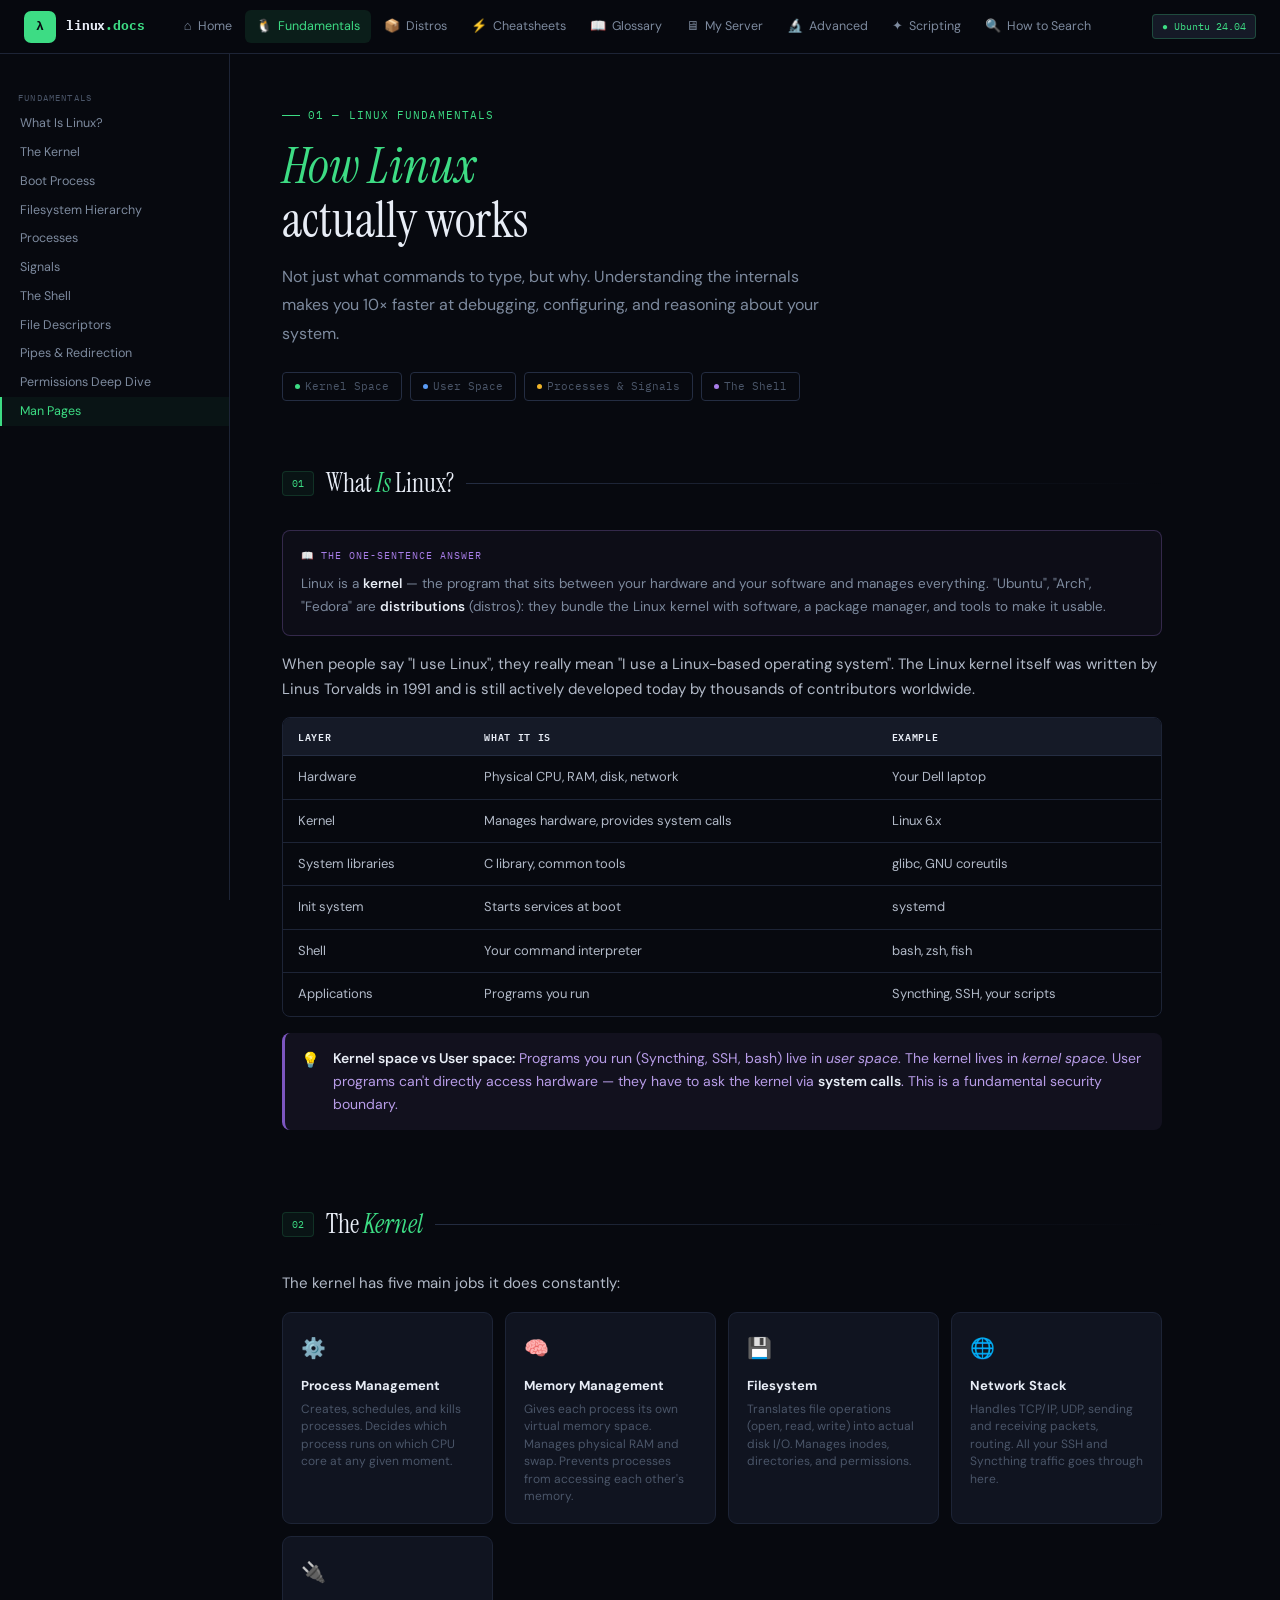
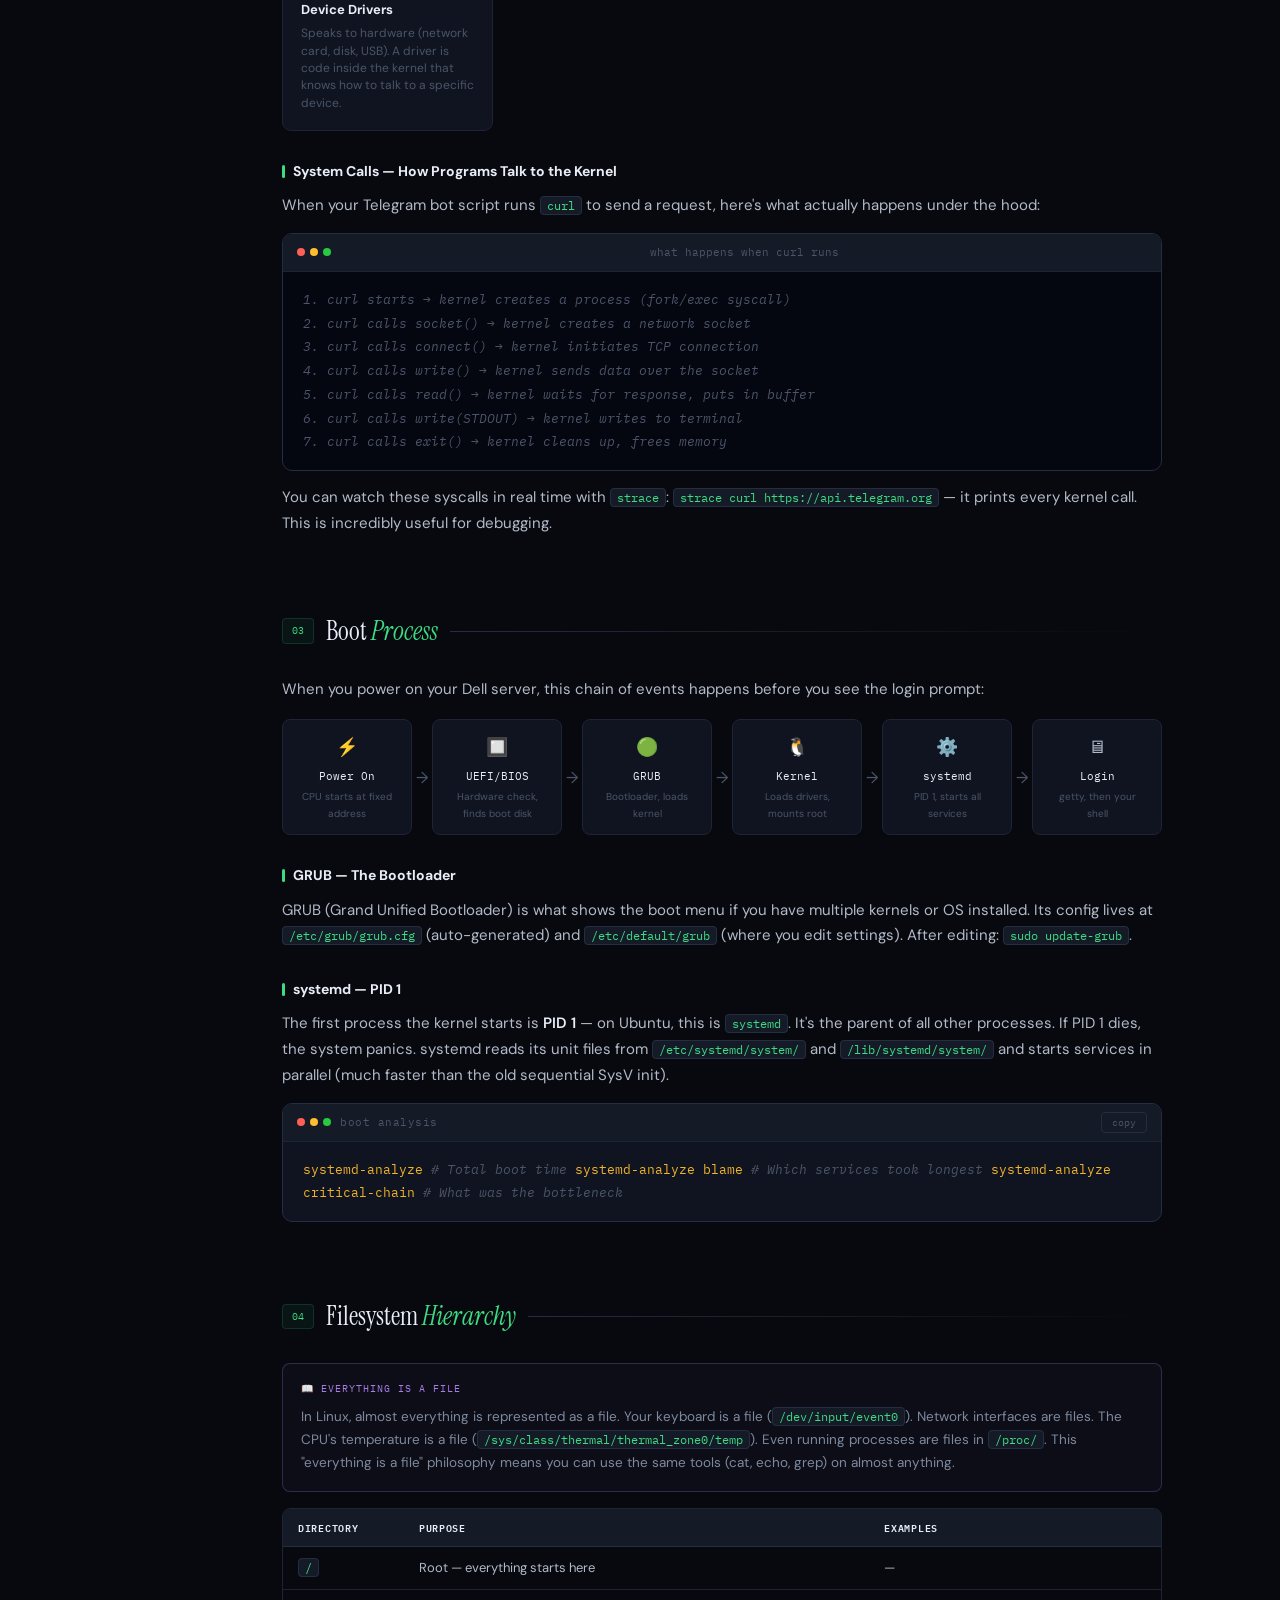
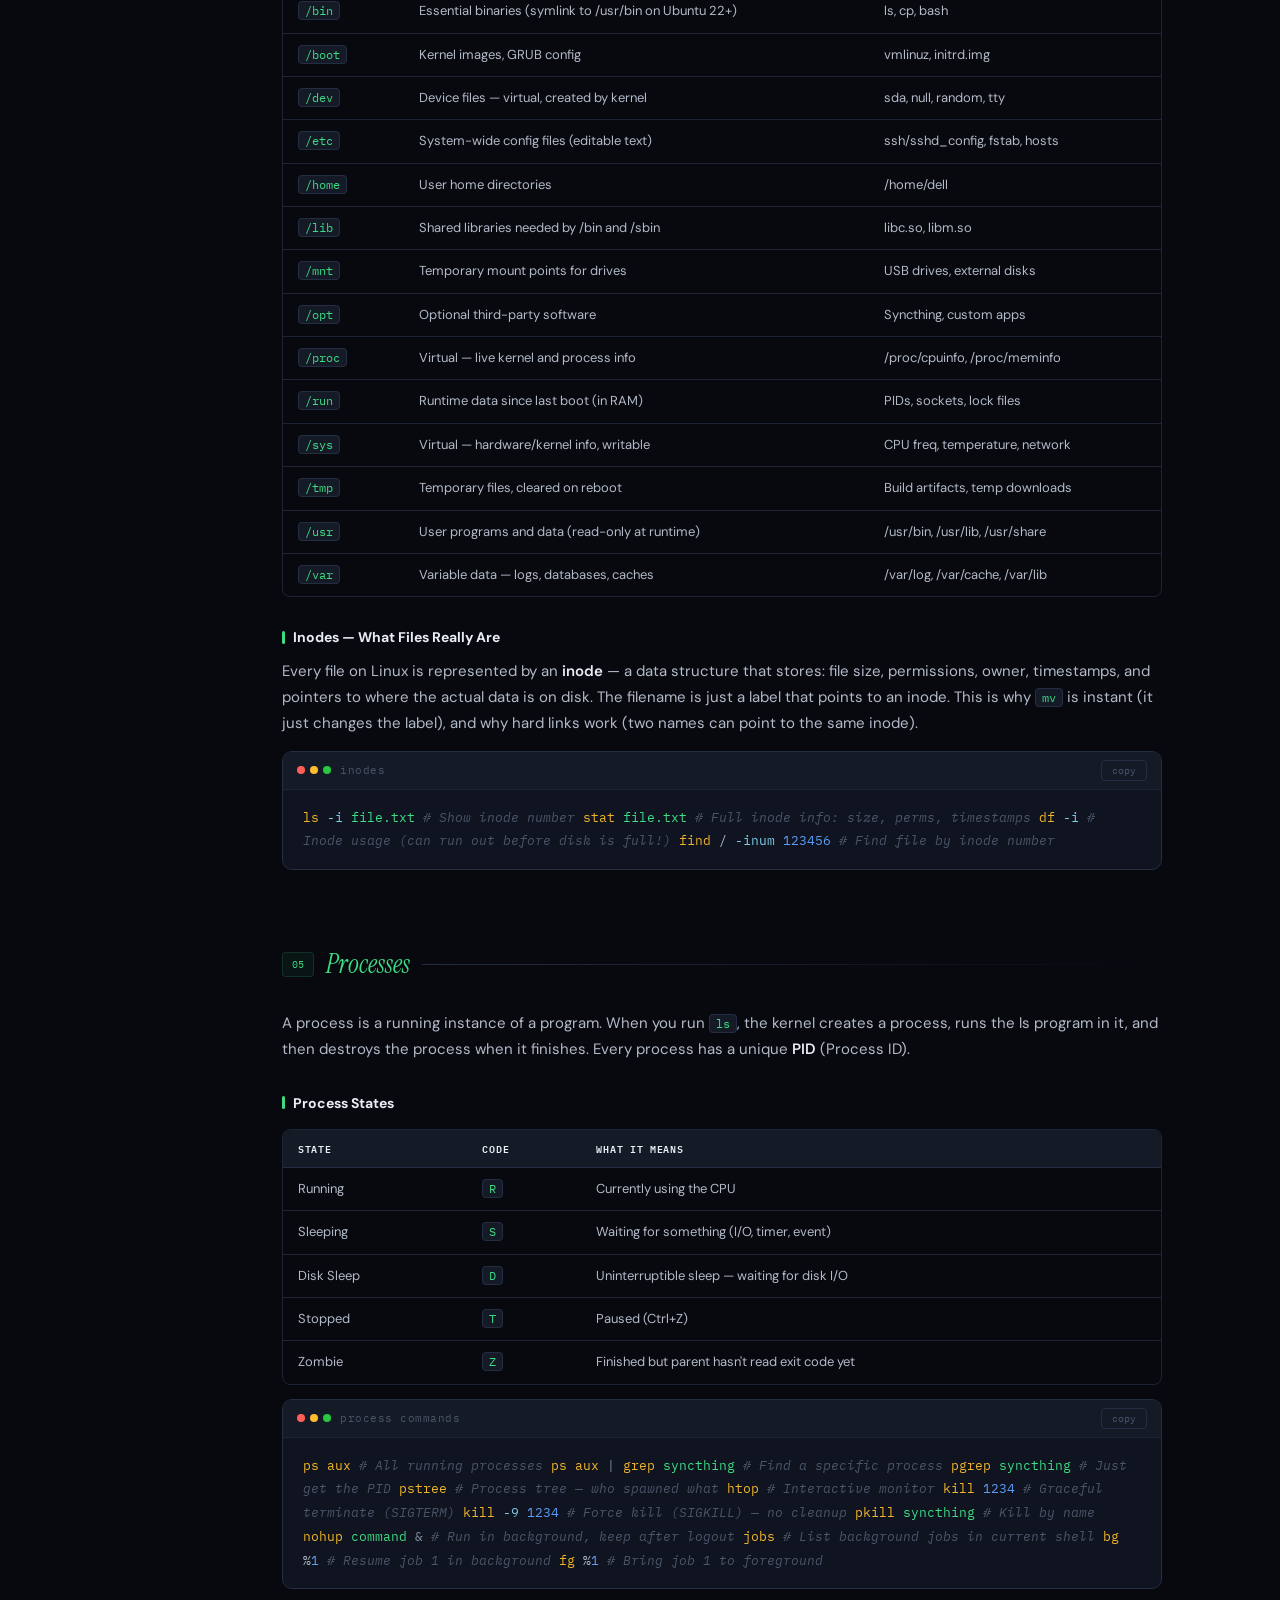
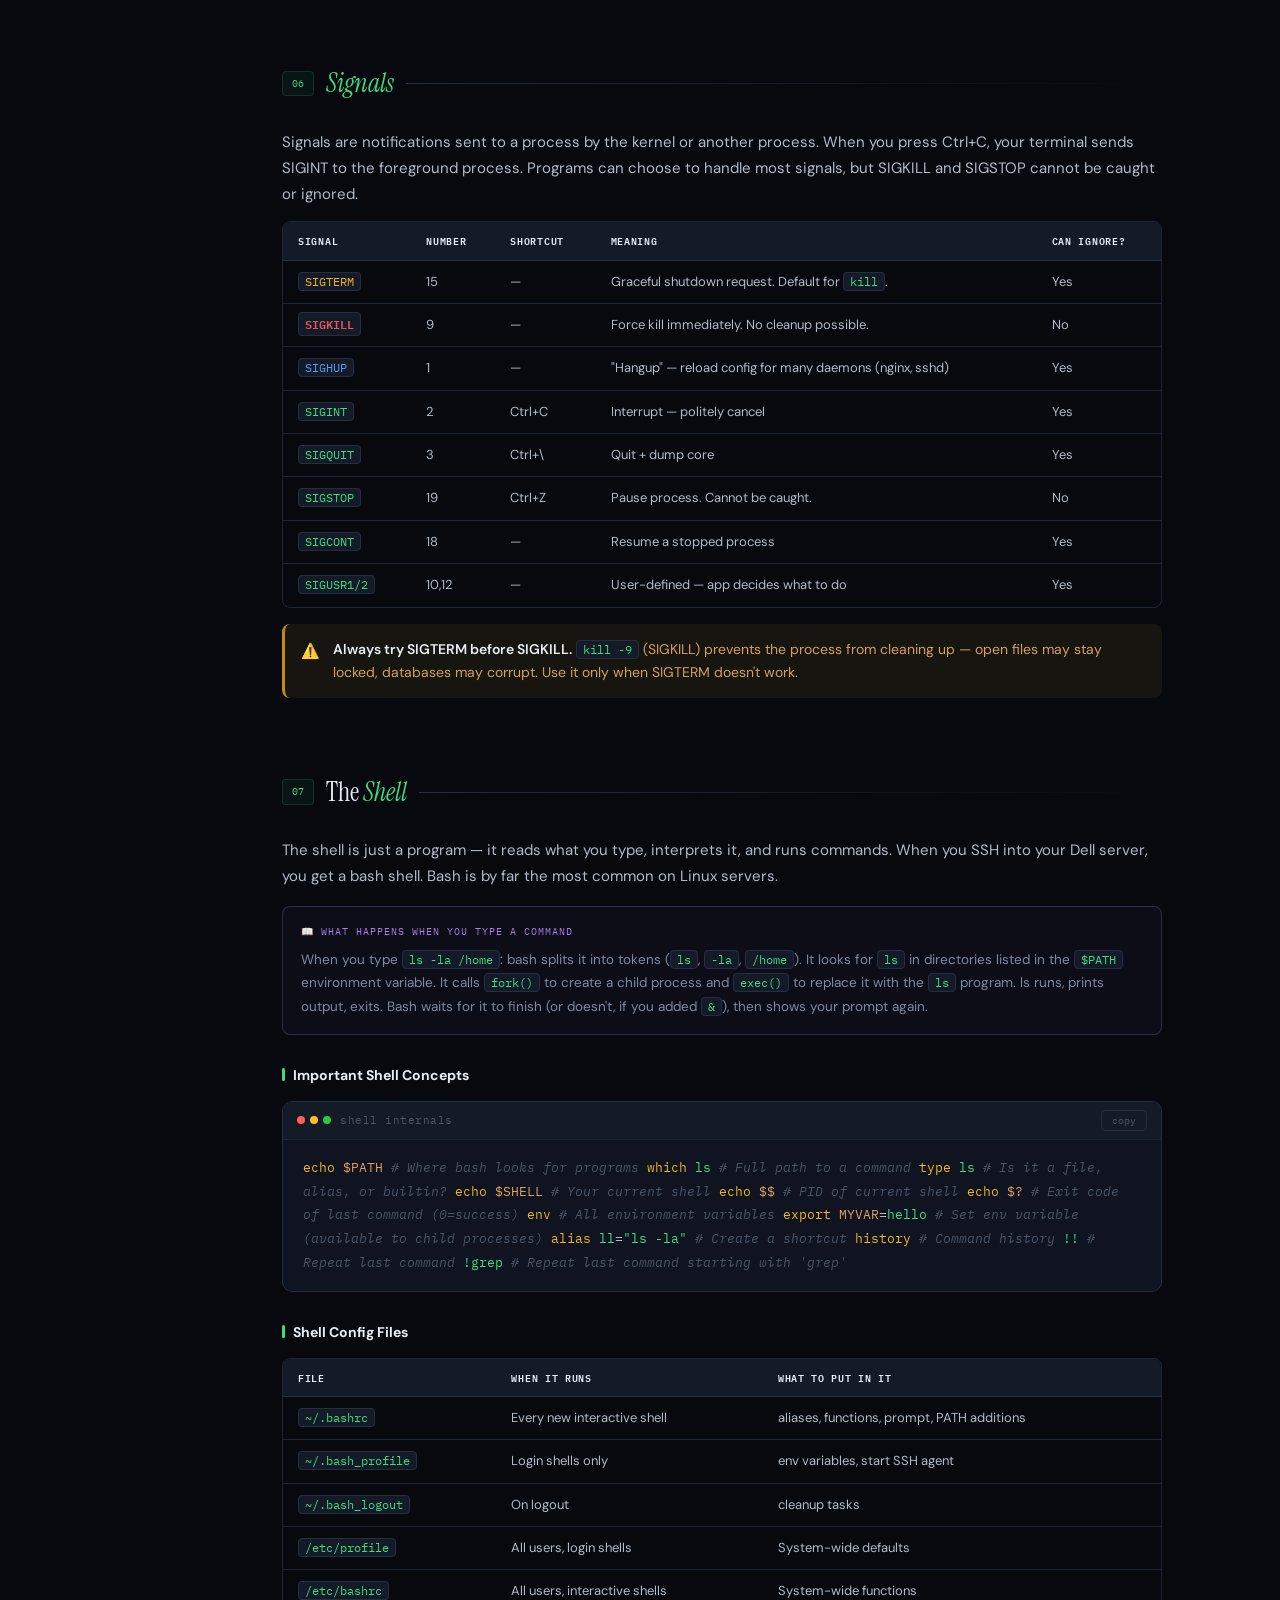
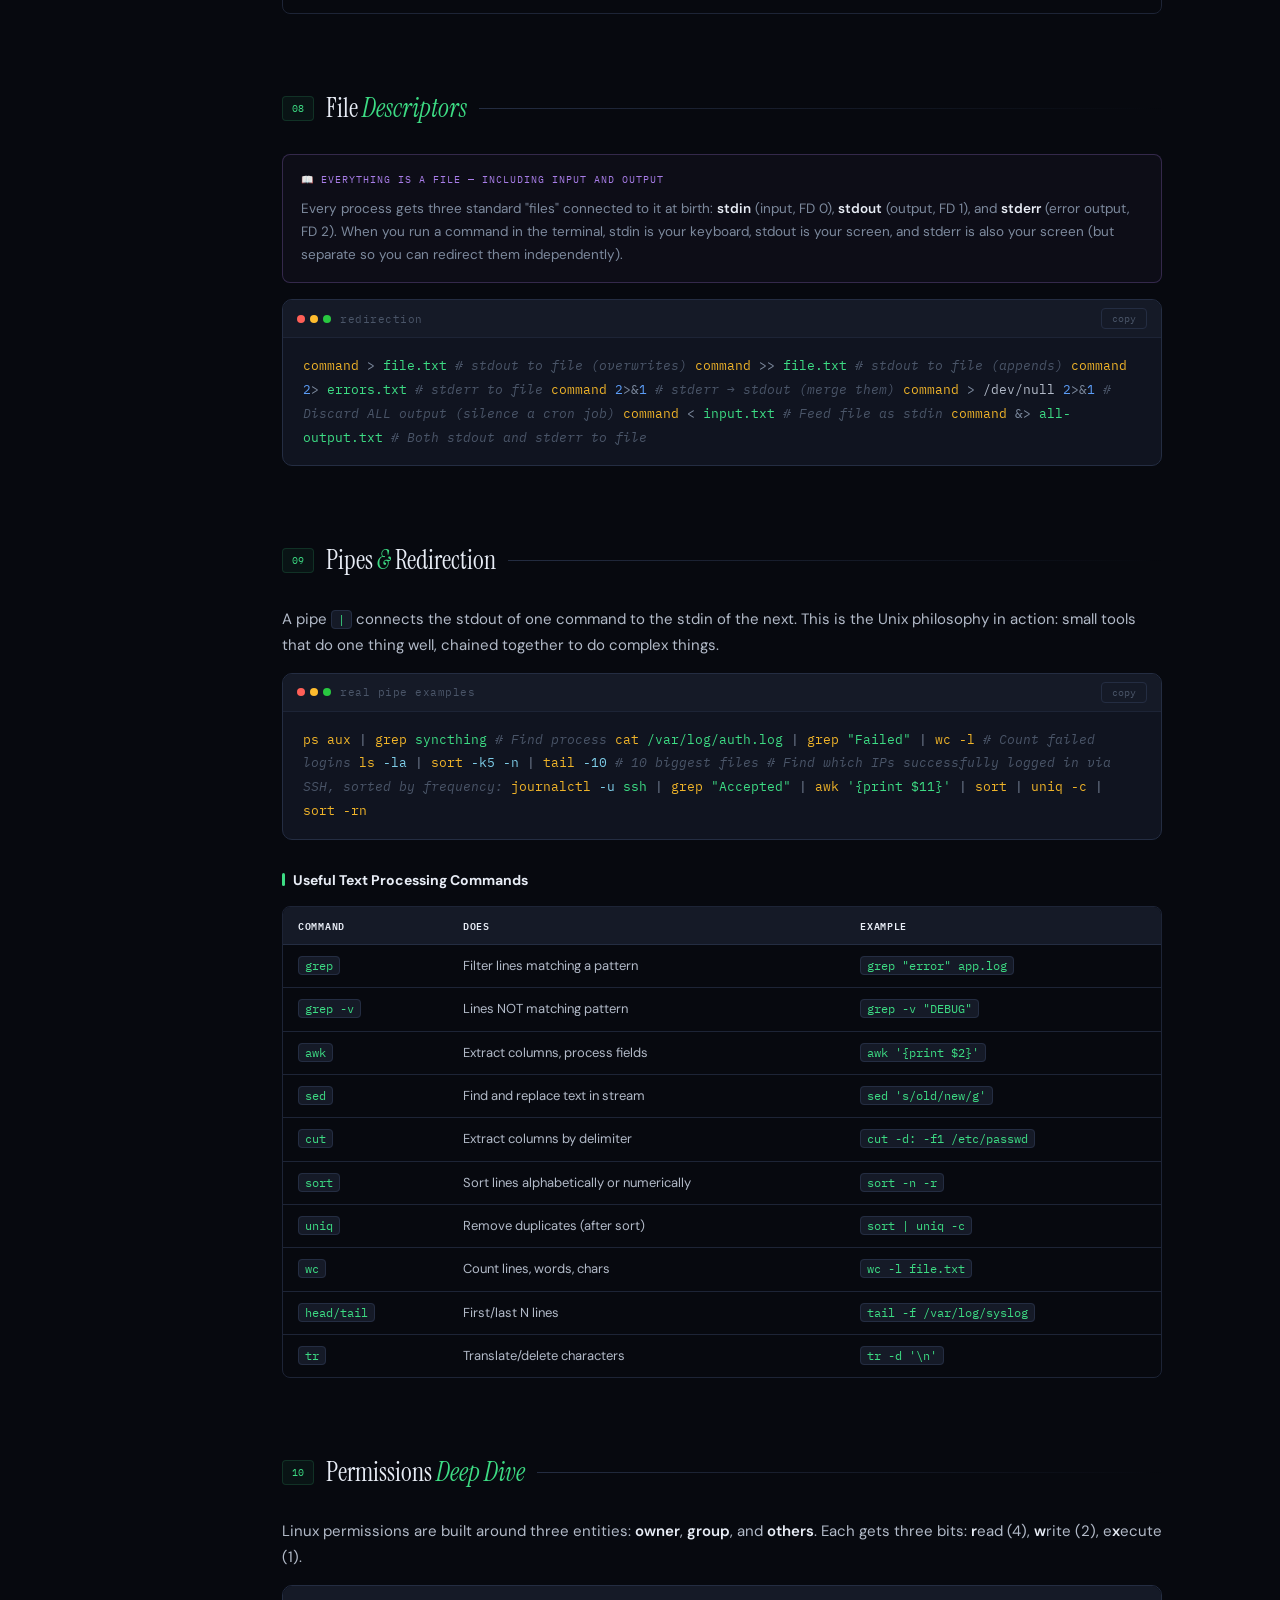
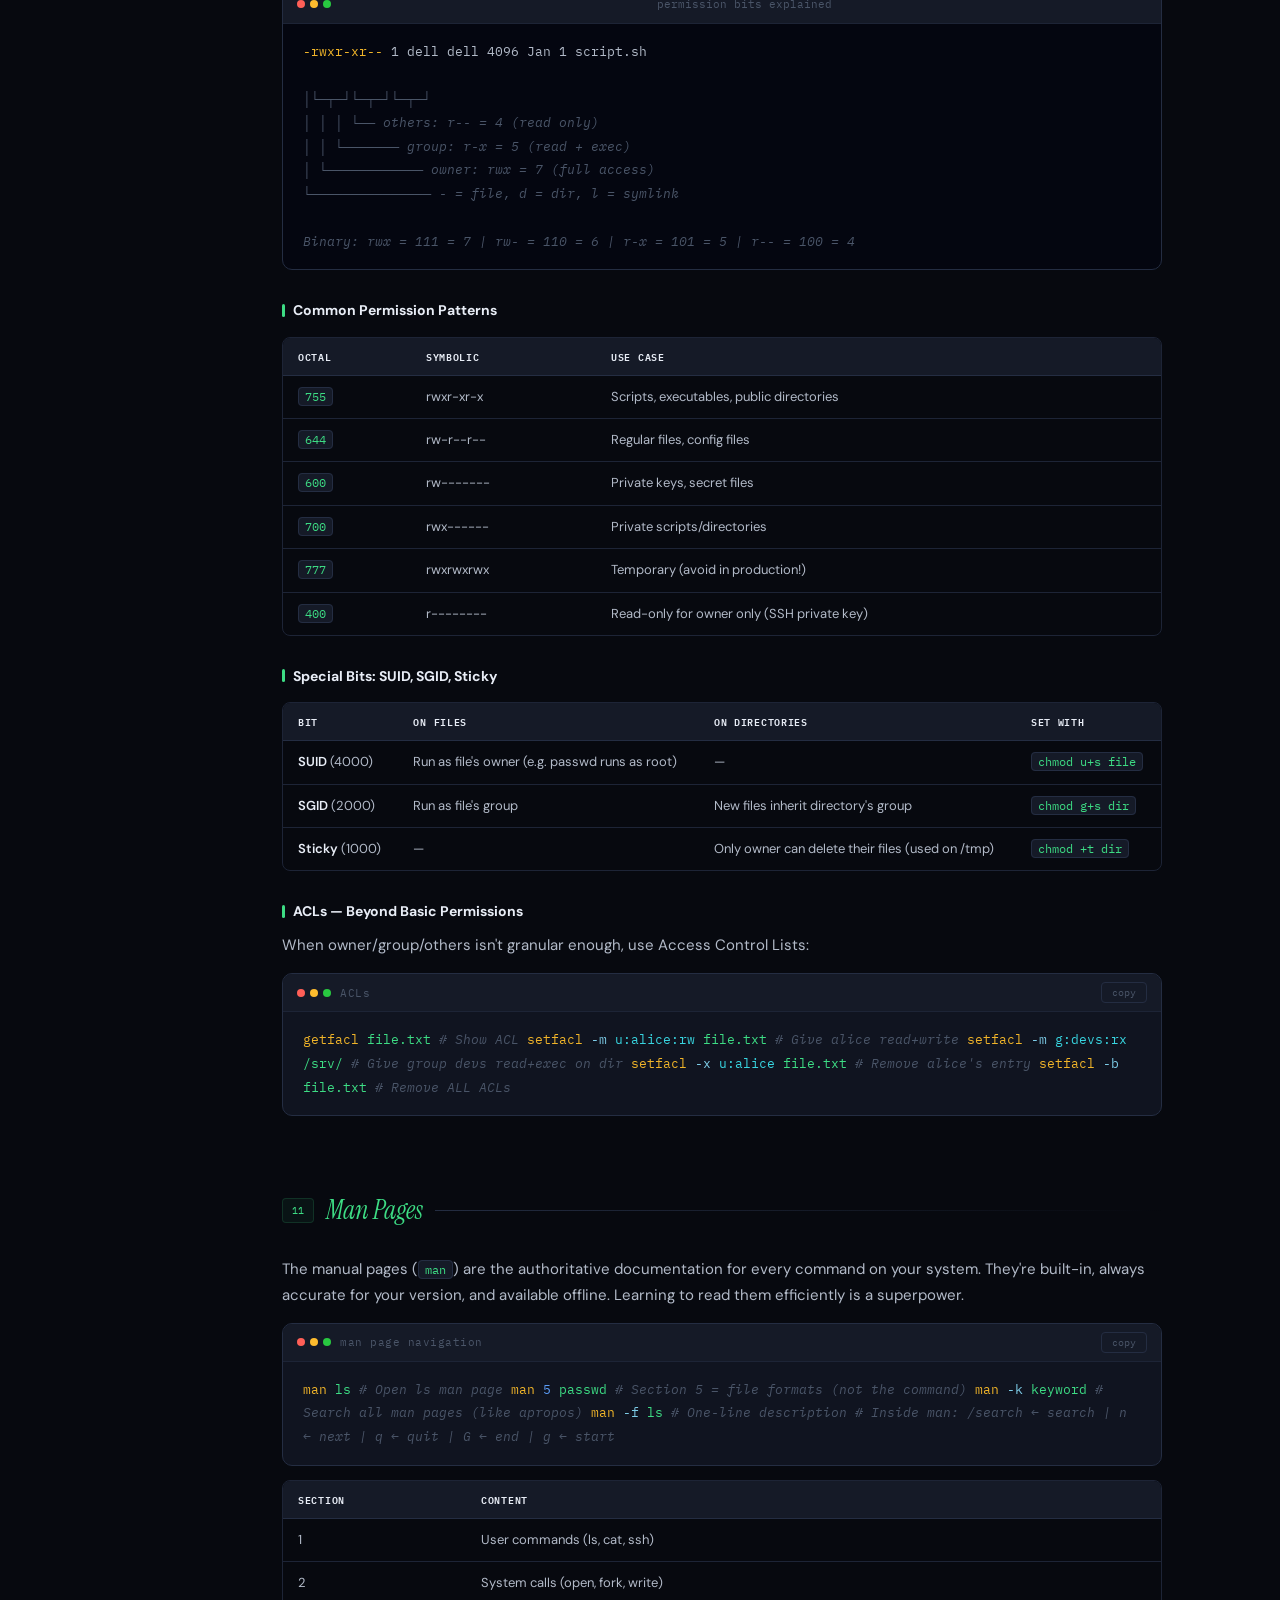
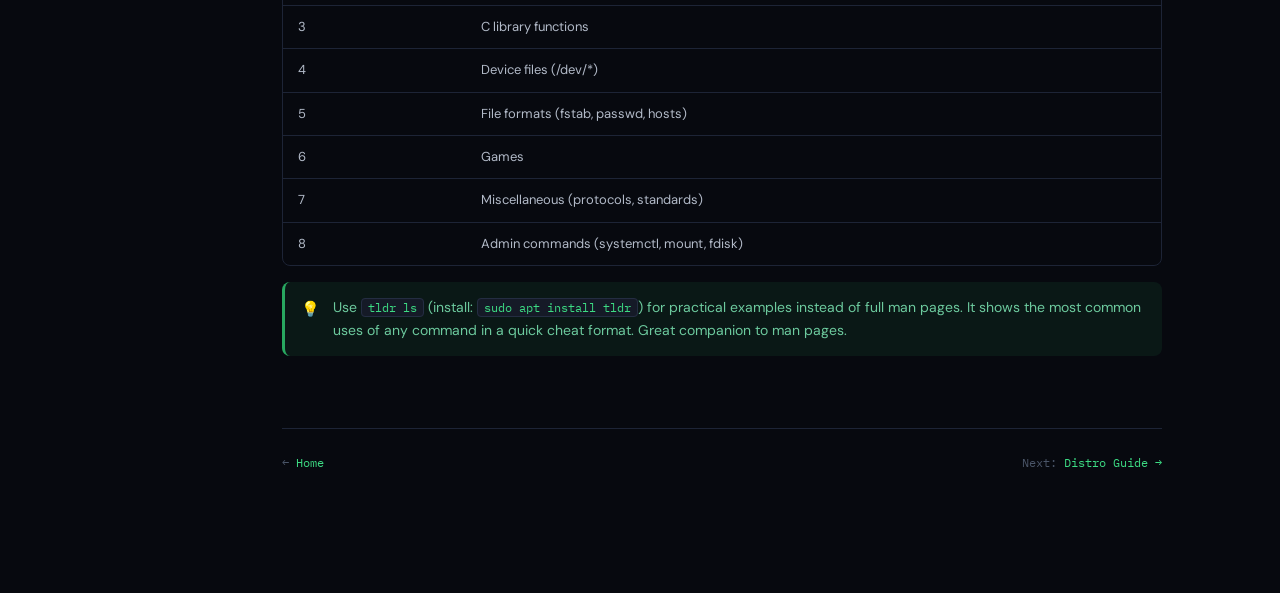
<file: fundamentals.html>
<!DOCTYPE html>
<html lang="en">
<head>
<meta charset="UTF-8"/><meta name="viewport" content="width=device-width, initial-scale=1.0"/>
<title>Linux Fundamentals — linux.docs</title>
<link rel="stylesheet" href="shared/style.css"/>
<style>
  :root { --accent:#3ddc84; --accent2:#28a860; --accent-glow:rgba(61,220,132,.10); --accent-glow2:rgba(61,220,132,.05); }
  .sec-num { border-color: rgba(61,220,132,.15); }
  h3::before { background: var(--green); }

  /* Boot diagram */
  .boot-flow { display: flex; align-items: center; flex-wrap: wrap; gap: 0; margin: 16px 0; }
  .boot-stage {
    background: var(--surface); border: 1px solid var(--border);
    border-radius: 8px; padding: 12px 16px; text-align: center; flex: 1; min-width: 100px;
  }
  .boot-stage-icon { font-size: 18px; margin-bottom: 4px; }
  .boot-stage-name { font-family: var(--mono); font-size: 11px; color: var(--bright); }
  .boot-stage-desc { font-size: 10px; color: var(--text3); margin-top: 2px; }
  .boot-arrow { color: var(--text3); font-size: 16px; padding: 0 4px; flex-shrink: 0; }

  /* Signal table colored */
  .sig-kill { color: var(--red); font-weight: 600; }
  .sig-term { color: var(--amber); }
  .sig-hup  { color: var(--blue); }
  .sig-usr  { color: var(--green); }
</style>
</head>
<body>
<div id="progress-bar"></div>
<nav id="topnav"></nav>
<div id="mobile-drawer"></div>

<div class="page-wrap">
  <!-- TOC -->
  <aside id="toc">
    <div class="toc-section-label">Fundamentals</div>
    <a class="toc-link" href="#what-is-linux">What Is Linux?</a>
    <a class="toc-link" href="#kernel">The Kernel</a>
    <a class="toc-link" href="#boot">Boot Process</a>
    <a class="toc-link" href="#fhs">Filesystem Hierarchy</a>
    <a class="toc-link" href="#processes">Processes</a>
    <a class="toc-link" href="#signals">Signals</a>
    <a class="toc-link" href="#shell">The Shell</a>
    <a class="toc-link" href="#file-descriptors">File Descriptors</a>
    <a class="toc-link" href="#pipes">Pipes & Redirection</a>
    <a class="toc-link" href="#permissions">Permissions Deep Dive</a>
    <a class="toc-link" href="#man">Man Pages</a>
  </aside>

  <div class="main-content">
  <div class="content-inner">

    <div class="page-hero">
      <div class="page-hero-eyebrow">01 — Linux Fundamentals</div>
      <h1><em>How Linux</em><br/>actually works</h1>
      <p class="page-hero-lead">Not just what commands to type, but why. Understanding the internals makes you 10× faster at debugging, configuring, and reasoning about your system.</p>
      <div class="hero-pills">
        <div class="hero-pill"><span class="hero-pill-dot" style="background:var(--green)"></span>Kernel Space</div>
        <div class="hero-pill"><span class="hero-pill-dot" style="background:var(--blue)"></span>User Space</div>
        <div class="hero-pill"><span class="hero-pill-dot" style="background:var(--amber)"></span>Processes &amp; Signals</div>
        <div class="hero-pill"><span class="hero-pill-dot" style="background:var(--purple)"></span>The Shell</div>
      </div>
    </div>

    <!-- ── SECTION: WHAT IS LINUX ── -->
    <div class="doc-section" id="what-is-linux">
      <div class="sec-header"><div class="sec-num">01</div><h2>What <em>Is</em> Linux?</h2><div class="sec-rule"></div></div>

      <div class="learn-box">
        <div class="learn-box-title">The one-sentence answer</div>
        <p>Linux is a <strong>kernel</strong> — the program that sits between your hardware and your software and manages everything. "Ubuntu", "Arch", "Fedora" are <strong>distributions</strong> (distros): they bundle the Linux kernel with software, a package manager, and tools to make it usable.</p>
      </div>

      <p>When people say "I use Linux", they really mean "I use a Linux-based operating system". The Linux kernel itself was written by Linus Torvalds in 1991 and is still actively developed today by thousands of contributors worldwide.</p>

      <div class="table-wrap"><table>
        <thead><tr><th>Layer</th><th>What it is</th><th>Example</th></tr></thead>
        <tbody>
          <tr><td>Hardware</td><td>Physical CPU, RAM, disk, network</td><td>Your Dell laptop</td></tr>
          <tr><td>Kernel</td><td>Manages hardware, provides system calls</td><td>Linux 6.x</td></tr>
          <tr><td>System libraries</td><td>C library, common tools</td><td>glibc, GNU coreutils</td></tr>
          <tr><td>Init system</td><td>Starts services at boot</td><td>systemd</td></tr>
          <tr><td>Shell</td><td>Your command interpreter</td><td>bash, zsh, fish</td></tr>
          <tr><td>Applications</td><td>Programs you run</td><td>Syncthing, SSH, your scripts</td></tr>
        </tbody>
      </table></div>

      <div class="callout c-learn"><div class="callout-ico">💡</div><div><strong>Kernel space vs User space:</strong> Programs you run (Syncthing, SSH, bash) live in <em>user space</em>. The kernel lives in <em>kernel space</em>. User programs can't directly access hardware — they have to ask the kernel via <strong>system calls</strong>. This is a fundamental security boundary.</div></div>
    </div>

    <!-- ── SECTION: KERNEL ── -->
    <div class="doc-section" id="kernel">
      <div class="sec-header"><div class="sec-num">02</div><h2>The <em>Kernel</em></h2><div class="sec-rule"></div></div>

      <p>The kernel has five main jobs it does constantly:</p>

      <div class="card-grid">
        <div class="card"><div class="card-icon">⚙️</div><div class="card-title">Process Management</div><div class="card-desc">Creates, schedules, and kills processes. Decides which process runs on which CPU core at any given moment.</div></div>
        <div class="card"><div class="card-icon">🧠</div><div class="card-title">Memory Management</div><div class="card-desc">Gives each process its own virtual memory space. Manages physical RAM and swap. Prevents processes from accessing each other's memory.</div></div>
        <div class="card"><div class="card-icon">💾</div><div class="card-title">Filesystem</div><div class="card-desc">Translates file operations (open, read, write) into actual disk I/O. Manages inodes, directories, and permissions.</div></div>
        <div class="card"><div class="card-icon">🌐</div><div class="card-title">Network Stack</div><div class="card-desc">Handles TCP/IP, UDP, sending and receiving packets, routing. All your SSH and Syncthing traffic goes through here.</div></div>
        <div class="card"><div class="card-icon">🔌</div><div class="card-title">Device Drivers</div><div class="card-desc">Speaks to hardware (network card, disk, USB). A driver is code inside the kernel that knows how to talk to a specific device.</div></div>
      </div>

      <h3>System Calls — How Programs Talk to the Kernel</h3>
      <p>When your Telegram bot script runs <code>curl</code> to send a request, here's what actually happens under the hood:</p>
      <div class="term">
        <div class="term-bar"><div class="cb-dots"><div class="cb-d" style="background:#ff5f57"></div><div class="cb-d" style="background:#febc2e"></div><div class="cb-d" style="background:#28c840"></div></div><div class="term-title">what happens when curl runs</div></div>
        <div class="term-body">
<span class="cmt">1. curl starts → kernel creates a process (fork/exec syscall)</span><br/>
<span class="cmt">2. curl calls socket() → kernel creates a network socket</span><br/>
<span class="cmt">3. curl calls connect() → kernel initiates TCP connection</span><br/>
<span class="cmt">4. curl calls write() → kernel sends data over the socket</span><br/>
<span class="cmt">5. curl calls read() → kernel waits for response, puts in buffer</span><br/>
<span class="cmt">6. curl calls write(STDOUT) → kernel writes to terminal</span><br/>
<span class="cmt">7. curl calls exit() → kernel cleans up, frees memory</span>
        </div>
      </div>
      <p>You can watch these syscalls in real time with <code>strace</code>: <code>strace curl https://api.telegram.org</code> — it prints every kernel call. This is incredibly useful for debugging.</p>
    </div>

    <!-- ── SECTION: BOOT PROCESS ── -->
    <div class="doc-section" id="boot">
      <div class="sec-header"><div class="sec-num">03</div><h2>Boot <em>Process</em></h2><div class="sec-rule"></div></div>
      <p>When you power on your Dell server, this chain of events happens before you see the login prompt:</p>

      <div class="boot-flow">
        <div class="boot-stage"><div class="boot-stage-icon">⚡</div><div class="boot-stage-name">Power On</div><div class="boot-stage-desc">CPU starts at fixed address</div></div>
        <div class="boot-arrow">→</div>
        <div class="boot-stage"><div class="boot-stage-icon">🔲</div><div class="boot-stage-name">UEFI/BIOS</div><div class="boot-stage-desc">Hardware check, finds boot disk</div></div>
        <div class="boot-arrow">→</div>
        <div class="boot-stage"><div class="boot-stage-icon">🟢</div><div class="boot-stage-name">GRUB</div><div class="boot-stage-desc">Bootloader, loads kernel</div></div>
        <div class="boot-arrow">→</div>
        <div class="boot-stage"><div class="boot-stage-icon">🐧</div><div class="boot-stage-name">Kernel</div><div class="boot-stage-desc">Loads drivers, mounts root</div></div>
        <div class="boot-arrow">→</div>
        <div class="boot-stage"><div class="boot-stage-icon">⚙️</div><div class="boot-stage-name">systemd</div><div class="boot-stage-desc">PID 1, starts all services</div></div>
        <div class="boot-arrow">→</div>
        <div class="boot-stage"><div class="boot-stage-icon">🖥</div><div class="boot-stage-name">Login</div><div class="boot-stage-desc">getty, then your shell</div></div>
      </div>

      <h3>GRUB — The Bootloader</h3>
      <p>GRUB (Grand Unified Bootloader) is what shows the boot menu if you have multiple kernels or OS installed. Its config lives at <code>/etc/grub/grub.cfg</code> (auto-generated) and <code>/etc/default/grub</code> (where you edit settings). After editing: <code>sudo update-grub</code>.</p>

      <h3>systemd — PID 1</h3>
      <p>The first process the kernel starts is <strong>PID 1</strong> — on Ubuntu, this is <code>systemd</code>. It's the parent of all other processes. If PID 1 dies, the system panics. systemd reads its unit files from <code>/etc/systemd/system/</code> and <code>/lib/systemd/system/</code> and starts services in parallel (much faster than the old sequential SysV init).</p>

      <div class="cb"><div class="cb-head"><div class="cb-left"><div class="cb-dots"><div class="cb-d" style="background:#ff5f57"></div><div class="cb-d" style="background:#febc2e"></div><div class="cb-d" style="background:#28c840"></div></div><span class="cb-lang">boot analysis</span></div><button class="copy-btn" onclick="doCopy(this,'systemd-analyze\nsystemd-analyze blame\nsystemd-analyze critical-chain')">copy</button></div><div class="cb-body">
<span class="cmd">systemd-analyze</span>              <span class="cmt"># Total boot time</span>
<span class="cmd">systemd-analyze blame</span>         <span class="cmt"># Which services took longest</span>
<span class="cmd">systemd-analyze critical-chain</span> <span class="cmt"># What was the bottleneck</span>
      </div></div>
    </div>

    <!-- ── SECTION: FHS ── -->
    <div class="doc-section" id="fhs">
      <div class="sec-header"><div class="sec-num">04</div><h2>Filesystem <em>Hierarchy</em></h2><div class="sec-rule"></div></div>

      <div class="learn-box">
        <div class="learn-box-title">Everything is a file</div>
        <p>In Linux, almost everything is represented as a file. Your keyboard is a file (<code>/dev/input/event0</code>). Network interfaces are files. The CPU's temperature is a file (<code>/sys/class/thermal/thermal_zone0/temp</code>). Even running processes are files in <code>/proc/</code>. This "everything is a file" philosophy means you can use the same tools (cat, echo, grep) on almost anything.</p>
      </div>

      <div class="table-wrap"><table>
        <thead><tr><th>Directory</th><th>Purpose</th><th>Examples</th></tr></thead>
        <tbody>
          <tr><td><code>/</code></td><td>Root — everything starts here</td><td>—</td></tr>
          <tr><td><code>/bin</code></td><td>Essential binaries (symlink to /usr/bin on Ubuntu 22+)</td><td>ls, cp, bash</td></tr>
          <tr><td><code>/boot</code></td><td>Kernel images, GRUB config</td><td>vmlinuz, initrd.img</td></tr>
          <tr><td><code>/dev</code></td><td>Device files — virtual, created by kernel</td><td>sda, null, random, tty</td></tr>
          <tr><td><code>/etc</code></td><td>System-wide config files (editable text)</td><td>ssh/sshd_config, fstab, hosts</td></tr>
          <tr><td><code>/home</code></td><td>User home directories</td><td>/home/dell</td></tr>
          <tr><td><code>/lib</code></td><td>Shared libraries needed by /bin and /sbin</td><td>libc.so, libm.so</td></tr>
          <tr><td><code>/mnt</code></td><td>Temporary mount points for drives</td><td>USB drives, external disks</td></tr>
          <tr><td><code>/opt</code></td><td>Optional third-party software</td><td>Syncthing, custom apps</td></tr>
          <tr><td><code>/proc</code></td><td>Virtual — live kernel and process info</td><td>/proc/cpuinfo, /proc/meminfo</td></tr>
          <tr><td><code>/run</code></td><td>Runtime data since last boot (in RAM)</td><td>PIDs, sockets, lock files</td></tr>
          <tr><td><code>/sys</code></td><td>Virtual — hardware/kernel info, writable</td><td>CPU freq, temperature, network</td></tr>
          <tr><td><code>/tmp</code></td><td>Temporary files, cleared on reboot</td><td>Build artifacts, temp downloads</td></tr>
          <tr><td><code>/usr</code></td><td>User programs and data (read-only at runtime)</td><td>/usr/bin, /usr/lib, /usr/share</td></tr>
          <tr><td><code>/var</code></td><td>Variable data — logs, databases, caches</td><td>/var/log, /var/cache, /var/lib</td></tr>
        </tbody>
      </table></div>

      <h3>Inodes — What Files Really Are</h3>
      <p>Every file on Linux is represented by an <strong>inode</strong> — a data structure that stores: file size, permissions, owner, timestamps, and pointers to where the actual data is on disk. The filename is just a label that points to an inode. This is why <code>mv</code> is instant (it just changes the label), and why hard links work (two names can point to the same inode).</p>
      <div class="cb"><div class="cb-head"><div class="cb-left"><div class="cb-dots"><div class="cb-d" style="background:#ff5f57"></div><div class="cb-d" style="background:#febc2e"></div><div class="cb-d" style="background:#28c840"></div></div><span class="cb-lang">inodes</span></div><button class="copy-btn" onclick="doCopy(this,'ls -i file.txt\nstat file.txt\ndf -i\nfind / -inum 123456')">copy</button></div><div class="cb-body">
<span class="cmd">ls</span> <span class="flag">-i</span> <span class="path">file.txt</span>    <span class="cmt"># Show inode number</span>
<span class="cmd">stat</span> <span class="path">file.txt</span>    <span class="cmt"># Full inode info: size, perms, timestamps</span>
<span class="cmd">df</span> <span class="flag">-i</span>           <span class="cmt"># Inode usage (can run out before disk is full!)</span>
<span class="cmd">find</span> / <span class="flag">-inum</span> <span class="num">123456</span>  <span class="cmt"># Find file by inode number</span>
      </div></div>
    </div>

    <!-- ── SECTION: PROCESSES ── -->
    <div class="doc-section" id="processes">
      <div class="sec-header"><div class="sec-num">05</div><h2><em>Processes</em></h2><div class="sec-rule"></div></div>

      <p>A process is a running instance of a program. When you run <code>ls</code>, the kernel creates a process, runs the ls program in it, and then destroys the process when it finishes. Every process has a unique <strong>PID</strong> (Process ID).</p>

      <h3>Process States</h3>
      <div class="table-wrap"><table>
        <thead><tr><th>State</th><th>Code</th><th>What it means</th></tr></thead>
        <tbody>
          <tr><td>Running</td><td><code>R</code></td><td>Currently using the CPU</td></tr>
          <tr><td>Sleeping</td><td><code>S</code></td><td>Waiting for something (I/O, timer, event)</td></tr>
          <tr><td>Disk Sleep</td><td><code>D</code></td><td>Uninterruptible sleep — waiting for disk I/O</td></tr>
          <tr><td>Stopped</td><td><code>T</code></td><td>Paused (Ctrl+Z)</td></tr>
          <tr><td>Zombie</td><td><code>Z</code></td><td>Finished but parent hasn't read exit code yet</td></tr>
        </tbody>
      </table></div>

      <div class="cb"><div class="cb-head"><div class="cb-left"><div class="cb-dots"><div class="cb-d" style="background:#ff5f57"></div><div class="cb-d" style="background:#febc2e"></div><div class="cb-d" style="background:#28c840"></div></div><span class="cb-lang">process commands</span></div><button class="copy-btn" onclick="doCopy(this,'ps aux\nps aux | grep syncthing\npgrep syncthing\npstree\nhtop\ntop\nkill 1234\nkill -9 1234\npkill syncthing\nnohup command &\njobs\nbg %1\nfg %1')">copy</button></div><div class="cb-body">
<span class="cmd">ps aux</span>                  <span class="cmt"># All running processes</span>
<span class="cmd">ps aux</span> <span class="op">|</span> <span class="cmd">grep</span> <span class="str">syncthing</span>  <span class="cmt"># Find a specific process</span>
<span class="cmd">pgrep</span> <span class="str">syncthing</span>          <span class="cmt"># Just get the PID</span>
<span class="cmd">pstree</span>                   <span class="cmt"># Process tree — who spawned what</span>
<span class="cmd">htop</span>                     <span class="cmt"># Interactive monitor</span>
<span class="cmd">kill</span> <span class="num">1234</span>                <span class="cmt"># Graceful terminate (SIGTERM)</span>
<span class="cmd">kill</span> <span class="flag">-9</span> <span class="num">1234</span>             <span class="cmt"># Force kill (SIGKILL) — no cleanup</span>
<span class="cmd">pkill</span> <span class="str">syncthing</span>          <span class="cmt"># Kill by name</span>
<span class="cmd">nohup</span> <span class="str">command</span> <span class="op">&</span>          <span class="cmt"># Run in background, keep after logout</span>
<span class="cmd">jobs</span>                     <span class="cmt"># List background jobs in current shell</span>
<span class="cmd">bg</span> %<span class="num">1</span>                    <span class="cmt"># Resume job 1 in background</span>
<span class="cmd">fg</span> %<span class="num">1</span>                    <span class="cmt"># Bring job 1 to foreground</span>
      </div></div>
    </div>

    <!-- ── SECTION: SIGNALS ── -->
    <div class="doc-section" id="signals">
      <div class="sec-header"><div class="sec-num">06</div><h2><em>Signals</em></h2><div class="sec-rule"></div></div>

      <p>Signals are notifications sent to a process by the kernel or another process. When you press Ctrl+C, your terminal sends SIGINT to the foreground process. Programs can choose to handle most signals, but SIGKILL and SIGSTOP cannot be caught or ignored.</p>

      <div class="table-wrap"><table>
        <thead><tr><th>Signal</th><th>Number</th><th>Shortcut</th><th>Meaning</th><th>Can ignore?</th></tr></thead>
        <tbody>
          <tr><td><code class="sig-term">SIGTERM</code></td><td>15</td><td>—</td><td>Graceful shutdown request. Default for <code>kill</code>.</td><td>Yes</td></tr>
          <tr><td><code class="sig-kill">SIGKILL</code></td><td>9</td><td>—</td><td>Force kill immediately. No cleanup possible.</td><td>No</td></tr>
          <tr><td><code class="sig-hup">SIGHUP</code></td><td>1</td><td>—</td><td>"Hangup" — reload config for many daemons (nginx, sshd)</td><td>Yes</td></tr>
          <tr><td><code>SIGINT</code></td><td>2</td><td>Ctrl+C</td><td>Interrupt — politely cancel</td><td>Yes</td></tr>
          <tr><td><code>SIGQUIT</code></td><td>3</td><td>Ctrl+\</td><td>Quit + dump core</td><td>Yes</td></tr>
          <tr><td><code>SIGSTOP</code></td><td>19</td><td>Ctrl+Z</td><td>Pause process. Cannot be caught.</td><td>No</td></tr>
          <tr><td><code>SIGCONT</code></td><td>18</td><td>—</td><td>Resume a stopped process</td><td>Yes</td></tr>
          <tr><td><code class="sig-usr">SIGUSR1/2</code></td><td>10,12</td><td>—</td><td>User-defined — app decides what to do</td><td>Yes</td></tr>
        </tbody>
      </table></div>

      <div class="callout c-warn"><div class="callout-ico">⚠️</div><div><strong>Always try SIGTERM before SIGKILL.</strong> <code>kill -9</code> (SIGKILL) prevents the process from cleaning up — open files may stay locked, databases may corrupt. Use it only when SIGTERM doesn't work.</div></div>
    </div>

    <!-- ── SECTION: THE SHELL ── -->
    <div class="doc-section" id="shell">
      <div class="sec-header"><div class="sec-num">07</div><h2>The <em>Shell</em></h2><div class="sec-rule"></div></div>

      <p>The shell is just a program — it reads what you type, interprets it, and runs commands. When you SSH into your Dell server, you get a bash shell. Bash is by far the most common on Linux servers.</p>

      <div class="learn-box">
        <div class="learn-box-title">What happens when you type a command</div>
        <p>When you type <code>ls -la /home</code>: bash splits it into tokens (<code>ls</code>, <code>-la</code>, <code>/home</code>). It looks for <code>ls</code> in directories listed in the <code>$PATH</code> environment variable. It calls <code>fork()</code> to create a child process and <code>exec()</code> to replace it with the <code>ls</code> program. ls runs, prints output, exits. Bash waits for it to finish (or doesn't, if you added <code>&</code>), then shows your prompt again.</p>
      </div>

      <h3>Important Shell Concepts</h3>
      <div class="cb"><div class="cb-head"><div class="cb-left"><div class="cb-dots"><div class="cb-d" style="background:#ff5f57"></div><div class="cb-d" style="background:#febc2e"></div><div class="cb-d" style="background:#28c840"></div></div><span class="cb-lang">shell internals</span></div><button class="copy-btn" onclick="doCopy(this,'echo $PATH\nwhich ls\ntype ls\necho $SHELL\necho $$\necho $?\nenv\nexport MYVAR=hello\nunset MYVAR\nalias ll=\"ls -la\"\nhistory\n!!\n!grep\nCtrl+R  # search history')">copy</button></div><div class="cb-body">
<span class="cmd">echo</span> <span class="var">$PATH</span>         <span class="cmt"># Where bash looks for programs</span>
<span class="cmd">which</span> <span class="str">ls</span>          <span class="cmt"># Full path to a command</span>
<span class="cmd">type</span>  <span class="str">ls</span>          <span class="cmt"># Is it a file, alias, or builtin?</span>
<span class="cmd">echo</span> <span class="var">$SHELL</span>        <span class="cmt"># Your current shell</span>
<span class="cmd">echo</span> <span class="var">$$</span>           <span class="cmt"># PID of current shell</span>
<span class="cmd">echo</span> <span class="var">$?</span>           <span class="cmt"># Exit code of last command (0=success)</span>
<span class="cmd">env</span>               <span class="cmt"># All environment variables</span>
<span class="cmd">export</span> <span class="var">MYVAR</span>=<span class="str">hello</span>  <span class="cmt"># Set env variable (available to child processes)</span>
<span class="cmd">alias</span> <span class="str">ll</span>=<span class="str">"ls -la"</span>  <span class="cmt"># Create a shortcut</span>
<span class="cmd">history</span>           <span class="cmt"># Command history</span>
<span class="str">!!</span>                <span class="cmt"># Repeat last command</span>
<span class="str">!grep</span>             <span class="cmt"># Repeat last command starting with 'grep'</span>
      </div></div>

      <h3>Shell Config Files</h3>
      <div class="table-wrap"><table>
        <thead><tr><th>File</th><th>When it runs</th><th>What to put in it</th></tr></thead>
        <tbody>
          <tr><td><code>~/.bashrc</code></td><td>Every new interactive shell</td><td>aliases, functions, prompt, PATH additions</td></tr>
          <tr><td><code>~/.bash_profile</code></td><td>Login shells only</td><td>env variables, start SSH agent</td></tr>
          <tr><td><code>~/.bash_logout</code></td><td>On logout</td><td>cleanup tasks</td></tr>
          <tr><td><code>/etc/profile</code></td><td>All users, login shells</td><td>System-wide defaults</td></tr>
          <tr><td><code>/etc/bashrc</code></td><td>All users, interactive shells</td><td>System-wide functions</td></tr>
        </tbody>
      </table></div>
    </div>

    <!-- ── SECTION: FILE DESCRIPTORS ── -->
    <div class="doc-section" id="file-descriptors">
      <div class="sec-header"><div class="sec-num">08</div><h2>File <em>Descriptors</em></h2><div class="sec-rule"></div></div>

      <div class="learn-box">
        <div class="learn-box-title">Everything is a file — including input and output</div>
        <p>Every process gets three standard "files" connected to it at birth: <strong>stdin</strong> (input, FD 0), <strong>stdout</strong> (output, FD 1), and <strong>stderr</strong> (error output, FD 2). When you run a command in the terminal, stdin is your keyboard, stdout is your screen, and stderr is also your screen (but separate so you can redirect them independently).</p>
      </div>

      <div class="cb"><div class="cb-head"><div class="cb-left"><div class="cb-dots"><div class="cb-d" style="background:#ff5f57"></div><div class="cb-d" style="background:#febc2e"></div><div class="cb-d" style="background:#28c840"></div></div><span class="cb-lang">redirection</span></div><button class="copy-btn" onclick="doCopy(this,'command > file.txt\ncommand >> file.txt\ncommand 2> errors.txt\ncommand 2>&1\ncommand > /dev/null 2>&1\ncommand < input.txt\ncommand &> all-output.txt')">copy</button></div><div class="cb-body">
<span class="cmd">command</span> <span class="op">></span> <span class="path">file.txt</span>         <span class="cmt"># stdout to file (overwrites)</span>
<span class="cmd">command</span> <span class="op">>></span> <span class="path">file.txt</span>        <span class="cmt"># stdout to file (appends)</span>
<span class="cmd">command</span> <span class="num">2</span><span class="op">></span> <span class="path">errors.txt</span>     <span class="cmt"># stderr to file</span>
<span class="cmd">command</span> <span class="num">2</span><span class="op">>&</span><span class="num">1</span>              <span class="cmt"># stderr → stdout (merge them)</span>
<span class="cmd">command</span> <span class="op">></span> /dev/null <span class="num">2</span><span class="op">>&</span><span class="num">1</span> <span class="cmt"># Discard ALL output (silence a cron job)</span>
<span class="cmd">command</span> <span class="op"><</span> <span class="path">input.txt</span>       <span class="cmt"># Feed file as stdin</span>
<span class="cmd">command</span> <span class="op">&></span> <span class="path">all-output.txt</span>  <span class="cmt"># Both stdout and stderr to file</span>
      </div></div>
    </div>

    <!-- ── SECTION: PIPES ── -->
    <div class="doc-section" id="pipes">
      <div class="sec-header"><div class="sec-num">09</div><h2>Pipes <em>&amp;</em> Redirection</h2><div class="sec-rule"></div></div>

      <p>A pipe <code>|</code> connects the stdout of one command to the stdin of the next. This is the Unix philosophy in action: small tools that do one thing well, chained together to do complex things.</p>

      <div class="cb"><div class="cb-head"><div class="cb-left"><div class="cb-dots"><div class="cb-d" style="background:#ff5f57"></div><div class="cb-d" style="background:#febc2e"></div><div class="cb-d" style="background:#28c840"></div></div><span class="cb-lang">real pipe examples</span></div><button class="copy-btn" onclick="doCopy(this,'ps aux | grep syncthing\ncat /var/log/auth.log | grep \"Failed\" | wc -l\nls -la | sort -k5 -n | tail -10\njournalctl -u ssh | grep \"Accepted\" | awk \"{print $11}\" | sort | uniq -c | sort -rn\ncat /etc/passwd | cut -d: -f1 | sort')">copy</button></div><div class="cb-body">
<span class="cmd">ps aux</span> <span class="op">|</span> <span class="cmd">grep</span> <span class="str">syncthing</span>                            <span class="cmt"># Find process</span>
<span class="cmd">cat</span> <span class="path">/var/log/auth.log</span> <span class="op">|</span> <span class="cmd">grep</span> <span class="str">"Failed"</span> <span class="op">|</span> <span class="cmd">wc -l</span>   <span class="cmt"># Count failed logins</span>
<span class="cmd">ls</span> <span class="flag">-la</span> <span class="op">|</span> <span class="cmd">sort</span> <span class="flag">-k5 -n</span> <span class="op">|</span> <span class="cmd">tail</span> <span class="flag">-10</span>                <span class="cmt"># 10 biggest files</span>
<span class="cmt"># Find which IPs successfully logged in via SSH, sorted by frequency:</span>
<span class="cmd">journalctl</span> <span class="flag">-u</span> <span class="str">ssh</span> <span class="op">|</span> <span class="cmd">grep</span> <span class="str">"Accepted"</span> <span class="op">|</span> <span class="cmd">awk</span> <span class="str">'{print $11}'</span> <span class="op">|</span> <span class="cmd">sort</span> <span class="op">|</span> <span class="cmd">uniq -c</span> <span class="op">|</span> <span class="cmd">sort -rn</span>
      </div></div>

      <h3>Useful Text Processing Commands</h3>
      <div class="table-wrap"><table>
        <thead><tr><th>Command</th><th>Does</th><th>Example</th></tr></thead>
        <tbody>
          <tr><td><code>grep</code></td><td>Filter lines matching a pattern</td><td><code>grep "error" app.log</code></td></tr>
          <tr><td><code>grep -v</code></td><td>Lines NOT matching pattern</td><td><code>grep -v "DEBUG"</code></td></tr>
          <tr><td><code>awk</code></td><td>Extract columns, process fields</td><td><code>awk '{print $2}'</code></td></tr>
          <tr><td><code>sed</code></td><td>Find and replace text in stream</td><td><code>sed 's/old/new/g'</code></td></tr>
          <tr><td><code>cut</code></td><td>Extract columns by delimiter</td><td><code>cut -d: -f1 /etc/passwd</code></td></tr>
          <tr><td><code>sort</code></td><td>Sort lines alphabetically or numerically</td><td><code>sort -n -r</code></td></tr>
          <tr><td><code>uniq</code></td><td>Remove duplicates (after sort)</td><td><code>sort | uniq -c</code></td></tr>
          <tr><td><code>wc</code></td><td>Count lines, words, chars</td><td><code>wc -l file.txt</code></td></tr>
          <tr><td><code>head/tail</code></td><td>First/last N lines</td><td><code>tail -f /var/log/syslog</code></td></tr>
          <tr><td><code>tr</code></td><td>Translate/delete characters</td><td><code>tr -d '\n'</code></td></tr>
        </tbody>
      </table></div>
    </div>

    <!-- ── SECTION: PERMISSIONS ── -->
    <div class="doc-section" id="permissions">
      <div class="sec-header"><div class="sec-num">10</div><h2>Permissions <em>Deep Dive</em></h2><div class="sec-rule"></div></div>

      <p>Linux permissions are built around three entities: <strong>owner</strong>, <strong>group</strong>, and <strong>others</strong>. Each gets three bits: <strong>r</strong>ead (4), <strong>w</strong>rite (2), e<strong>x</strong>ecute (1).</p>

      <div class="term"><div class="term-bar"><div class="cb-dots"><div class="cb-d" style="background:#ff5f57"></div><div class="cb-d" style="background:#febc2e"></div><div class="cb-d" style="background:#28c840"></div></div><div class="term-title">permission bits explained</div></div><div class="term-body">
<span style="color:var(--amber)">-rwxr-xr--</span>   1   dell   dell   4096   Jan 1   script.sh<br/><br/>
<span class="cmt">│└─┬─┘└─┬─┘└─┬─┘</span><br/>
<span class="cmt">│  │    │    └── others: r-- = 4 (read only)</span><br/>
<span class="cmt">│  │    └─────── group:  r-x = 5 (read + exec)</span><br/>
<span class="cmt">│  └──────────── owner:  rwx = 7 (full access)</span><br/>
<span class="cmt">└─────────────── - = file, d = dir, l = symlink</span><br/><br/>
<span class="cmt">Binary: rwx = 111 = 7 | rw- = 110 = 6 | r-x = 101 = 5 | r-- = 100 = 4</span>
      </div></div>

      <h3>Common Permission Patterns</h3>
      <div class="table-wrap"><table>
        <thead><tr><th>Octal</th><th>Symbolic</th><th>Use case</th></tr></thead>
        <tbody>
          <tr><td><code>755</code></td><td>rwxr-xr-x</td><td>Scripts, executables, public directories</td></tr>
          <tr><td><code>644</code></td><td>rw-r--r--</td><td>Regular files, config files</td></tr>
          <tr><td><code>600</code></td><td>rw-------</td><td>Private keys, secret files</td></tr>
          <tr><td><code>700</code></td><td>rwx------</td><td>Private scripts/directories</td></tr>
          <tr><td><code>777</code></td><td>rwxrwxrwx</td><td>Temporary (avoid in production!)</td></tr>
          <tr><td><code>400</code></td><td>r--------</td><td>Read-only for owner only (SSH private key)</td></tr>
        </tbody>
      </table></div>

      <h3>Special Bits: SUID, SGID, Sticky</h3>
      <div class="table-wrap"><table>
        <thead><tr><th>Bit</th><th>On files</th><th>On directories</th><th>Set with</th></tr></thead>
        <tbody>
          <tr><td><strong>SUID</strong> (4000)</td><td>Run as file's owner (e.g. passwd runs as root)</td><td>—</td><td><code>chmod u+s file</code></td></tr>
          <tr><td><strong>SGID</strong> (2000)</td><td>Run as file's group</td><td>New files inherit directory's group</td><td><code>chmod g+s dir</code></td></tr>
          <tr><td><strong>Sticky</strong> (1000)</td><td>—</td><td>Only owner can delete their files (used on /tmp)</td><td><code>chmod +t dir</code></td></tr>
        </tbody>
      </table></div>

      <h3>ACLs — Beyond Basic Permissions</h3>
      <p>When owner/group/others isn't granular enough, use Access Control Lists:</p>
      <div class="cb"><div class="cb-head"><div class="cb-left"><div class="cb-dots"><div class="cb-d" style="background:#ff5f57"></div><div class="cb-d" style="background:#febc2e"></div><div class="cb-d" style="background:#28c840"></div></div><span class="cb-lang">ACLs</span></div><button class="copy-btn" onclick="doCopy(this,'getfacl file.txt\nsetfacl -m u:alice:rw file.txt\nsetfacl -m g:devs:rx /srv/\nsetfacl -x u:alice file.txt\nsetfacl -b file.txt')">copy</button></div><div class="cb-body">
<span class="cmd">getfacl</span> <span class="path">file.txt</span>              <span class="cmt"># Show ACL</span>
<span class="cmd">setfacl</span> <span class="flag">-m</span> <span class="arg">u:alice:rw</span> <span class="path">file.txt</span>  <span class="cmt"># Give alice read+write</span>
<span class="cmd">setfacl</span> <span class="flag">-m</span> <span class="arg">g:devs:rx</span> <span class="path">/srv/</span>    <span class="cmt"># Give group devs read+exec on dir</span>
<span class="cmd">setfacl</span> <span class="flag">-x</span> <span class="arg">u:alice</span> <span class="path">file.txt</span>  <span class="cmt"># Remove alice's entry</span>
<span class="cmd">setfacl</span> <span class="flag">-b</span> <span class="path">file.txt</span>           <span class="cmt"># Remove ALL ACLs</span>
      </div></div>
    </div>

    <!-- ── SECTION: MAN PAGES ── -->
    <div class="doc-section" id="man">
      <div class="sec-header"><div class="sec-num">11</div><h2><em>Man Pages</em></h2><div class="sec-rule"></div></div>

      <p>The manual pages (<code>man</code>) are the authoritative documentation for every command on your system. They're built-in, always accurate for your version, and available offline. Learning to read them efficiently is a superpower.</p>

      <div class="cb"><div class="cb-head"><div class="cb-left"><div class="cb-dots"><div class="cb-d" style="background:#ff5f57"></div><div class="cb-d" style="background:#febc2e"></div><div class="cb-d" style="background:#28c840"></div></div><span class="cb-lang">man page navigation</span></div><button class="copy-btn" onclick="doCopy(this,'man ls\nman 5 passwd\nman -k keyword\nman -f ls\nman man')">copy</button></div><div class="cb-body">
<span class="cmd">man</span> <span class="str">ls</span>             <span class="cmt"># Open ls man page</span>
<span class="cmd">man</span> <span class="num">5</span> <span class="str">passwd</span>       <span class="cmt"># Section 5 = file formats (not the command)</span>
<span class="cmd">man</span> <span class="flag">-k</span> <span class="str">keyword</span>     <span class="cmt"># Search all man pages (like apropos)</span>
<span class="cmd">man</span> <span class="flag">-f</span> <span class="str">ls</span>          <span class="cmt"># One-line description</span>
<span class="cmt"># Inside man: /search ← search | n ← next | q ← quit | G ← end | g ← start</span>
      </div></div>

      <div class="table-wrap"><table>
        <thead><tr><th>Section</th><th>Content</th></tr></thead>
        <tbody>
          <tr><td>1</td><td>User commands (ls, cat, ssh)</td></tr>
          <tr><td>2</td><td>System calls (open, fork, write)</td></tr>
          <tr><td>3</td><td>C library functions</td></tr>
          <tr><td>4</td><td>Device files (/dev/*)</td></tr>
          <tr><td>5</td><td>File formats (fstab, passwd, hosts)</td></tr>
          <tr><td>6</td><td>Games</td></tr>
          <tr><td>7</td><td>Miscellaneous (protocols, standards)</td></tr>
          <tr><td>8</td><td>Admin commands (systemctl, mount, fdisk)</td></tr>
        </tbody>
      </table></div>

      <div class="callout c-tip"><div class="callout-ico">💡</div><div>Use <code>tldr ls</code> (install: <code>sudo apt install tldr</code>) for practical examples instead of full man pages. It shows the most common uses of any command in a quick cheat format. Great companion to man pages.</div></div>

    </div>

    <div class="doc-footer">
      <div>← <a href="index.html">Home</a></div>
      <div>Next: <a href="distros.html">Distro Guide →</a></div>
    </div>

  </div>
  </div>
</div>

<script src="shared/nav.js"></script>
</body>
</html>
</file>
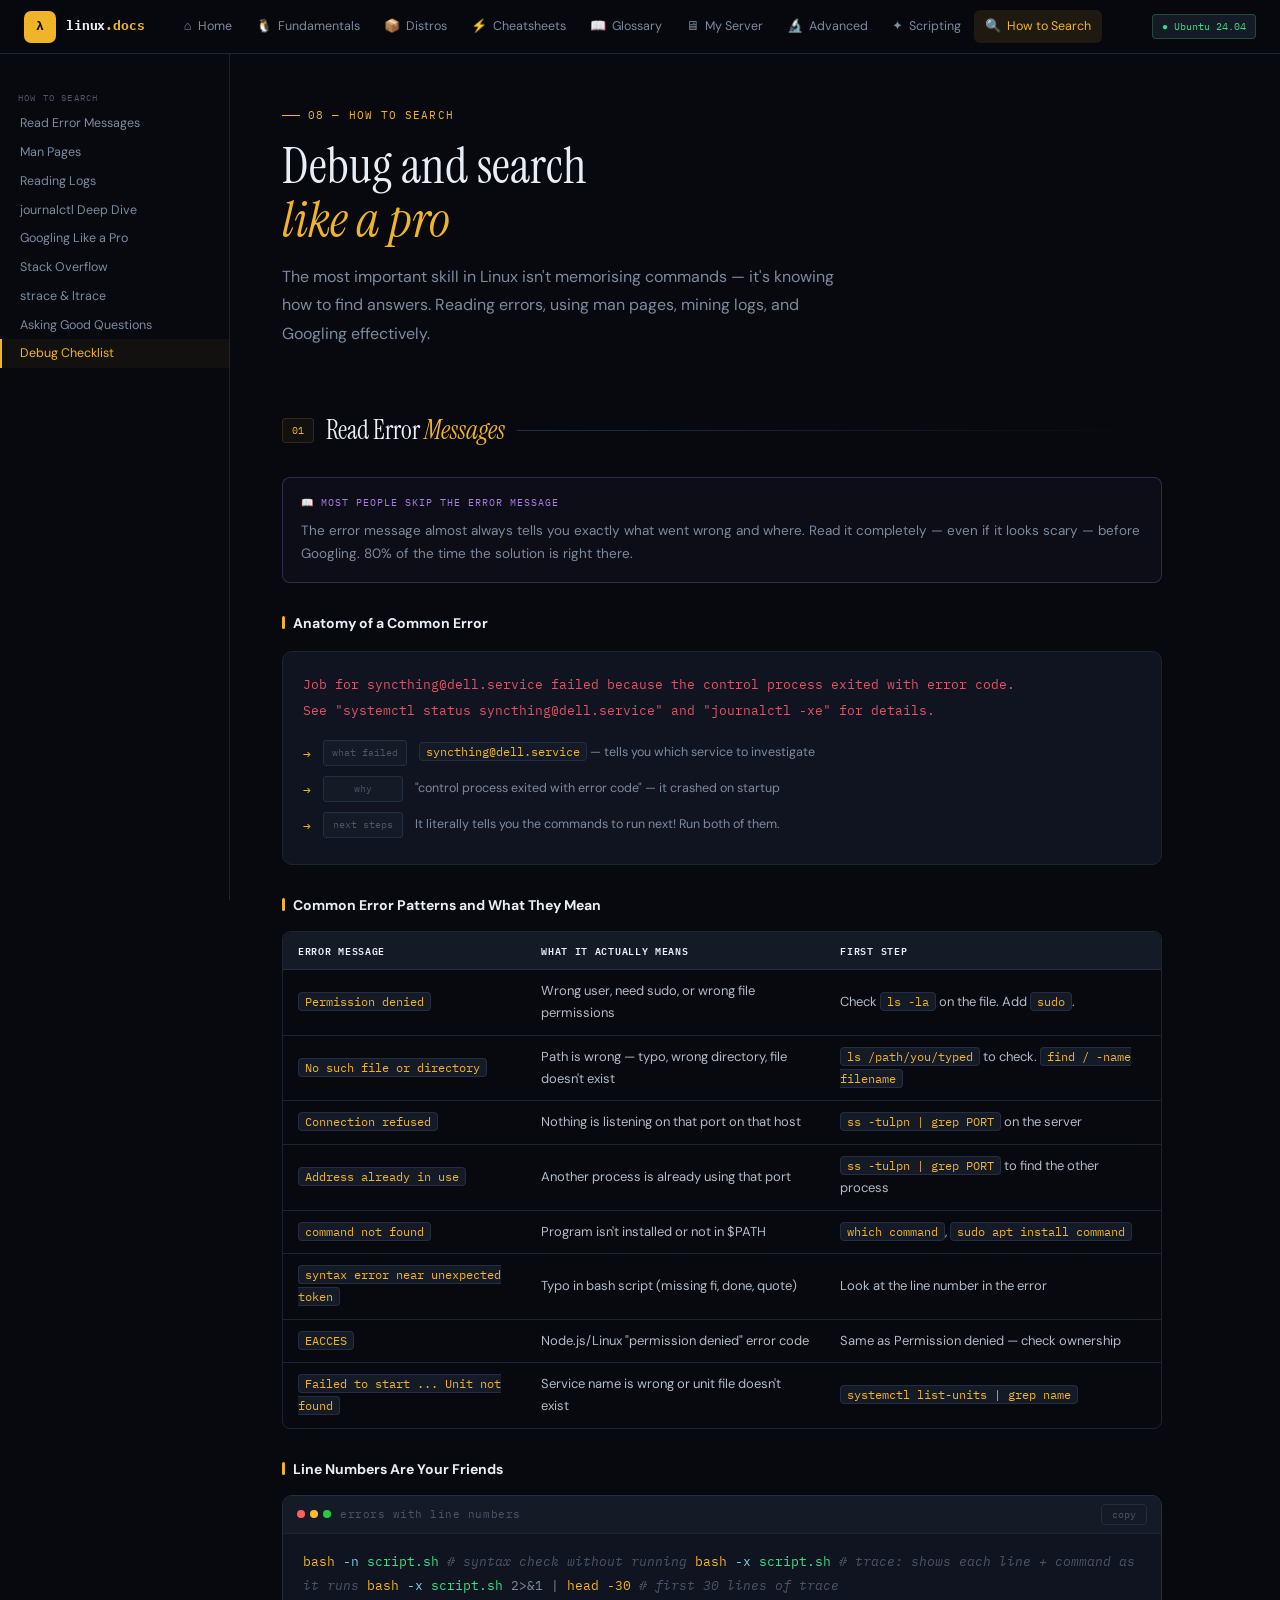
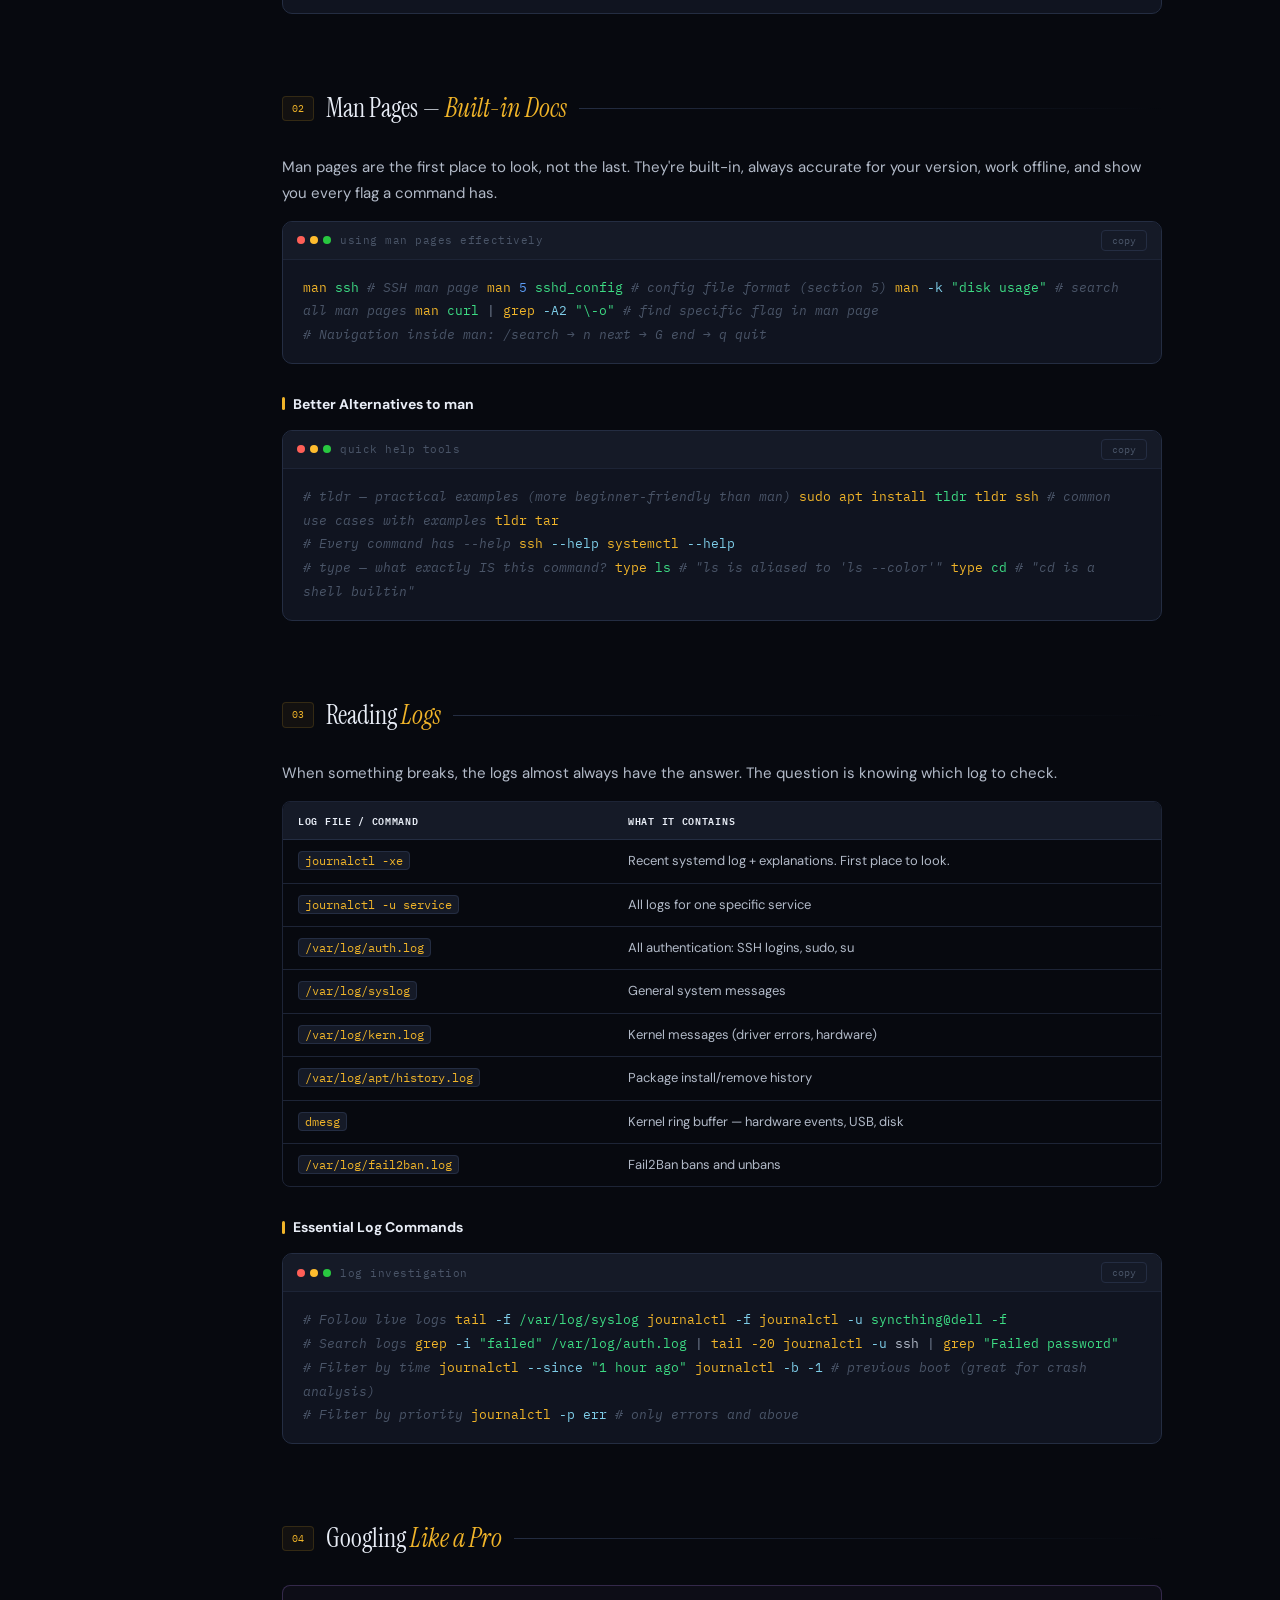
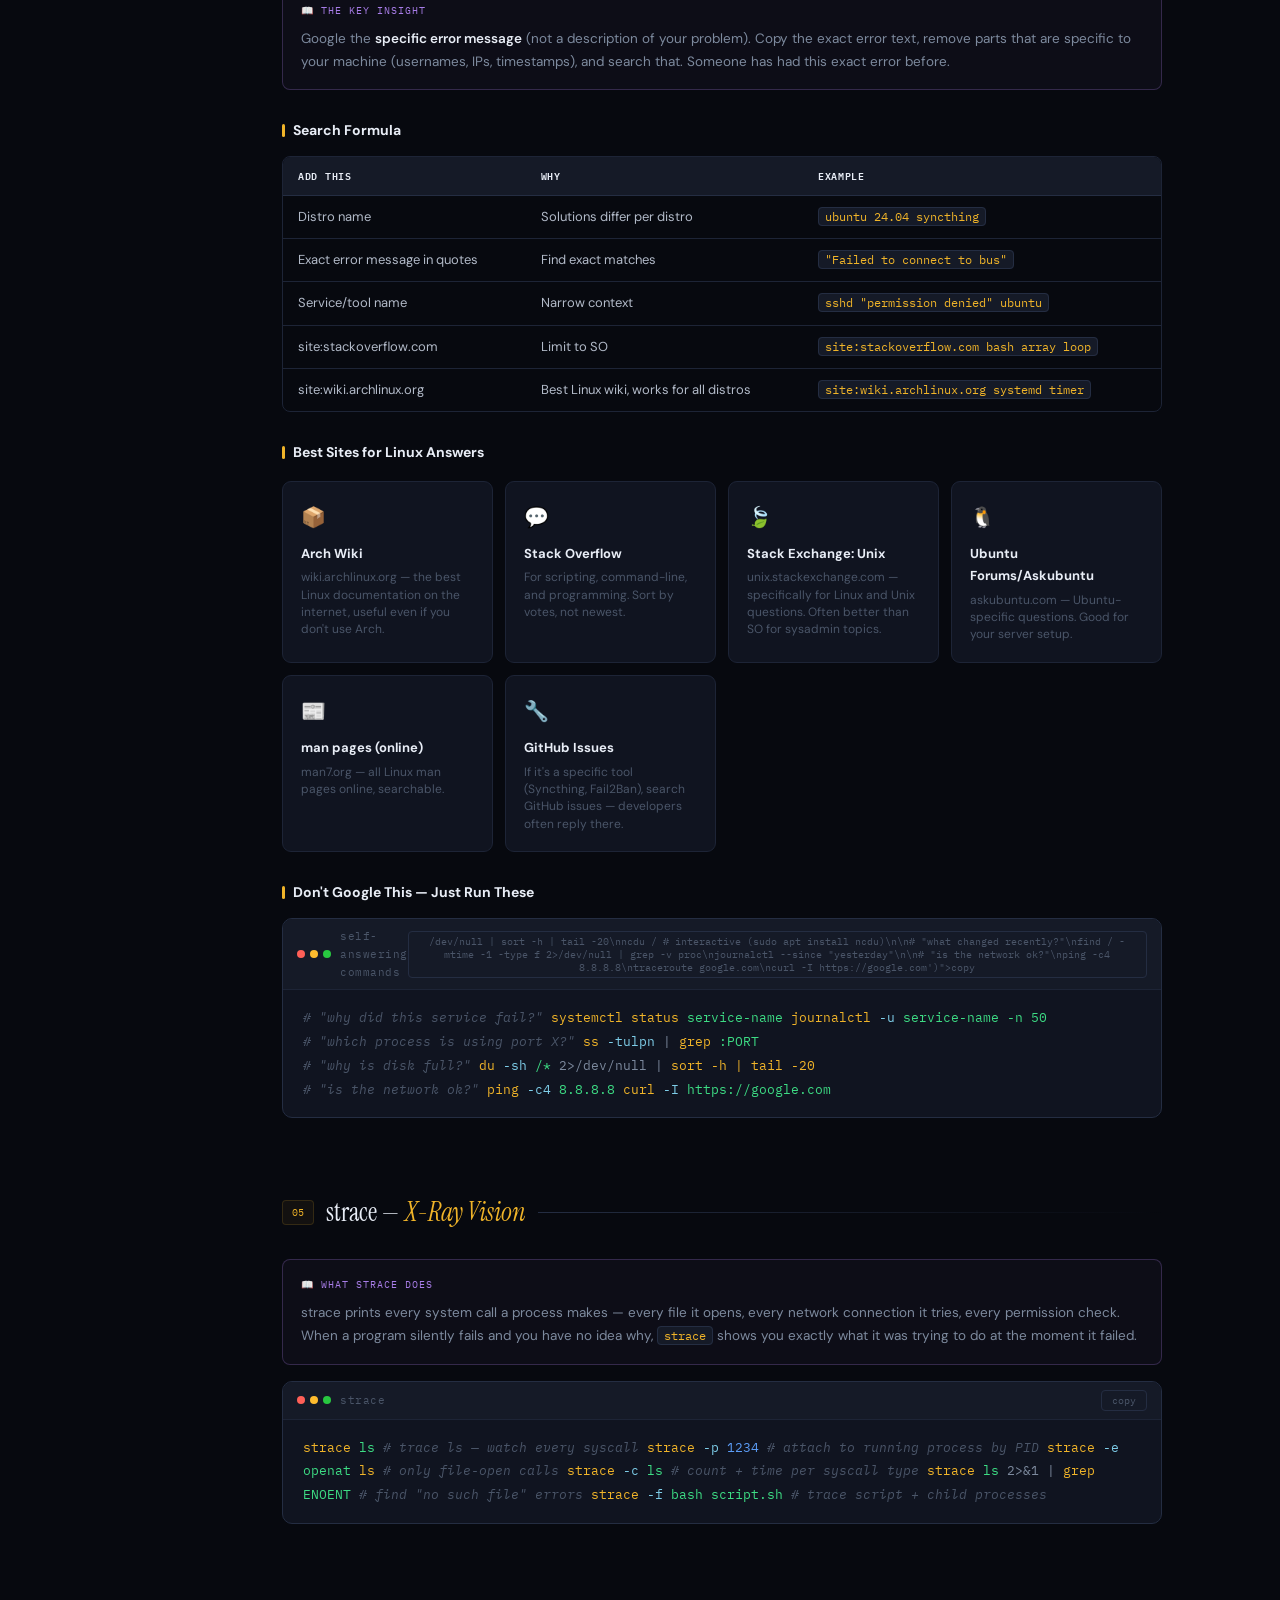
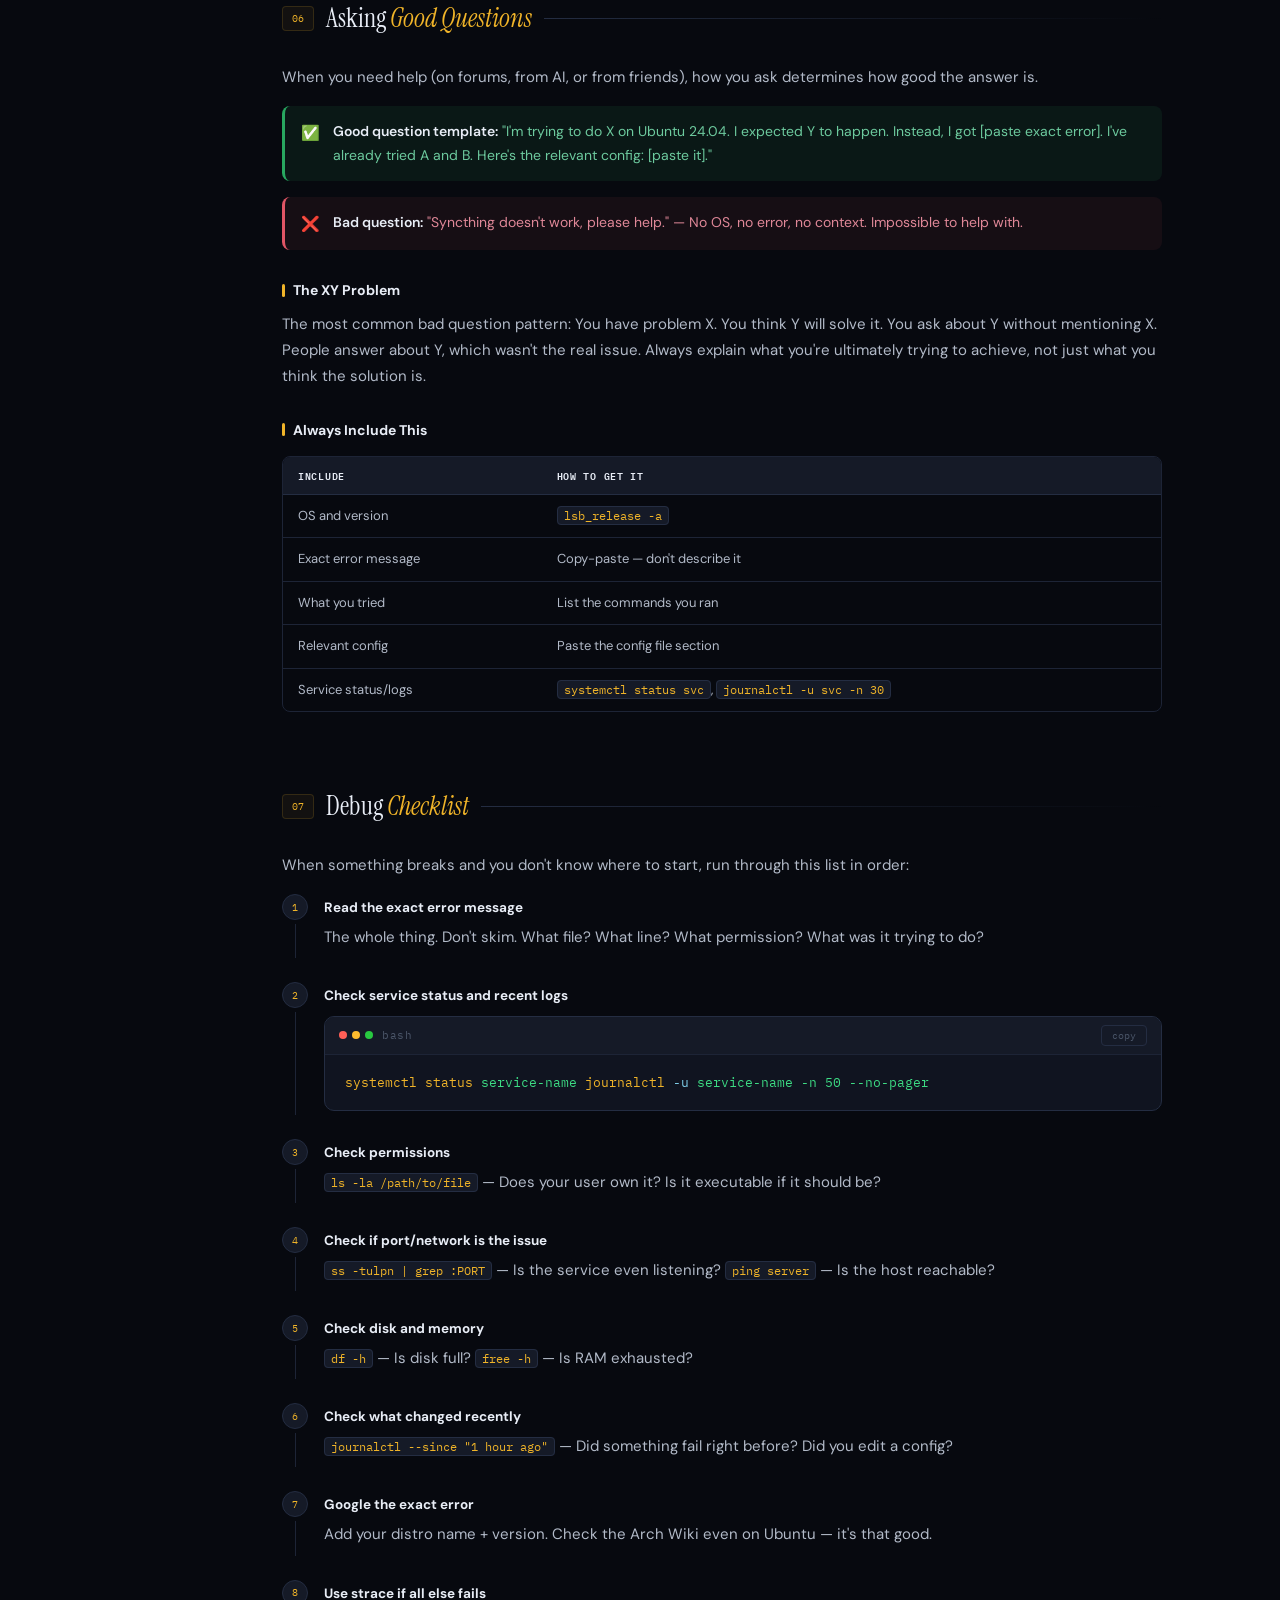
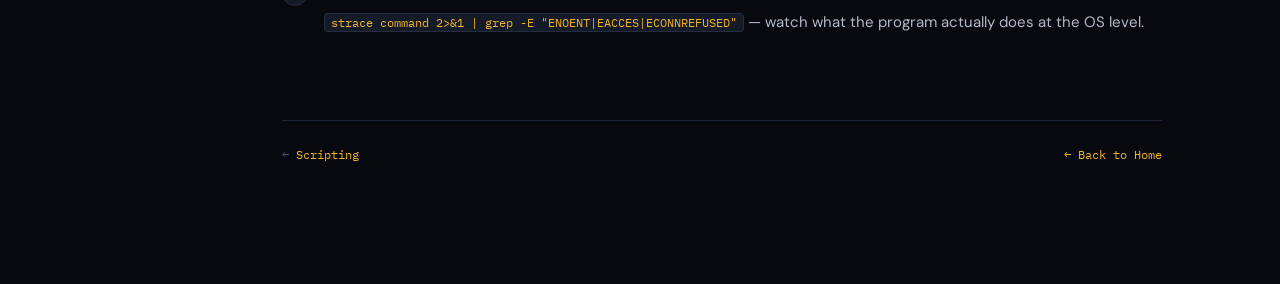
<file: how-to-search.html>
<!DOCTYPE html>
<html lang="en">
<head>
<meta charset="UTF-8"/><meta name="viewport" content="width=device-width, initial-scale=1.0"/>
<title>How to Search — linux.docs</title>
<link rel="stylesheet" href="shared/style.css"/>
<style>
  :root{--accent:#f0b429;--accent2:#c48b12;--accent-glow:rgba(240,180,41,.10);--accent-glow2:rgba(240,180,41,.05);}
  h3::before{background:var(--amber)}
  .error-anatomy{background:var(--surface);border:1px solid var(--border);border-radius:10px;padding:20px;margin:16px 0;font-family:var(--mono);font-size:13px;line-height:2;}
  .ea-line{display:flex;align-items:flex-start;gap:12px;padding:4px 0;}
  .ea-arrow{color:var(--accent);flex-shrink:0;margin-top:2px;}
  .ea-tag{font-size:10px;background:var(--surface2);border:1px solid var(--border2);padding:2px 8px;border-radius:3px;color:var(--text3);flex-shrink:0;min-width:80px;text-align:center;}
  .ea-explain{font-size:12.5px;color:var(--text2);font-family:var(--sans);}
</style>
</head>
<body>
<div id="progress-bar"></div><nav id="topnav"></nav><div id="mobile-drawer"></div>
<div class="page-wrap">
<aside id="toc">
  <div class="toc-section-label">How to Search</div>
  <a class="toc-link" href="#read-errors">Read Error Messages</a>
  <a class="toc-link" href="#man-pages">Man Pages</a>
  <a class="toc-link" href="#logs">Reading Logs</a>
  <a class="toc-link" href="#journalctl">journalctl Deep Dive</a>
  <a class="toc-link" href="#google">Googling Like a Pro</a>
  <a class="toc-link" href="#stackoverflow">Stack Overflow</a>
  <a class="toc-link" href="#strace">strace & ltrace</a>
  <a class="toc-link" href="#asking">Asking Good Questions</a>
  <a class="toc-link" href="#checklist">Debug Checklist</a>
</aside>
<div class="main-content"><div class="content-inner">

<div class="page-hero">
  <div class="page-hero-eyebrow">08 — How to Search</div>
  <h1>Debug and search<br/><em>like a pro</em></h1>
  <p class="page-hero-lead">The most important skill in Linux isn't memorising commands — it's knowing how to find answers. Reading errors, using man pages, mining logs, and Googling effectively.</p>
</div>

<div class="doc-section" id="read-errors">
  <div class="sec-header"><div class="sec-num">01</div><h2>Read Error <em>Messages</em></h2><div class="sec-rule"></div></div>
  <div class="learn-box">
    <div class="learn-box-title">Most people skip the error message</div>
    <p>The error message almost always tells you exactly what went wrong and where. Read it completely — even if it looks scary — before Googling. 80% of the time the solution is right there.</p>
  </div>

  <h3>Anatomy of a Common Error</h3>
  <div class="error-anatomy">
    <div style="color:var(--red);margin-bottom:12px">Job for syncthing@dell.service failed because the control process exited with error code.<br/>See "systemctl status syncthing@dell.service" and "journalctl -xe" for details.</div>
    <div class="ea-line"><span class="ea-arrow">→</span><span class="ea-tag">what failed</span><span class="ea-explain"><code>syncthing@dell.service</code> — tells you which service to investigate</span></div>
    <div class="ea-line"><span class="ea-arrow">→</span><span class="ea-tag">why</span><span class="ea-explain">"control process exited with error code" — it crashed on startup</span></div>
    <div class="ea-line"><span class="ea-arrow">→</span><span class="ea-tag">next steps</span><span class="ea-explain">It literally tells you the commands to run next! Run both of them.</span></div>
  </div>

  <h3>Common Error Patterns and What They Mean</h3>
  <div class="table-wrap"><table>
    <thead><tr><th>Error message</th><th>What it actually means</th><th>First step</th></tr></thead>
    <tbody>
      <tr><td><code>Permission denied</code></td><td>Wrong user, need sudo, or wrong file permissions</td><td>Check <code>ls -la</code> on the file. Add <code>sudo</code>.</td></tr>
      <tr><td><code>No such file or directory</code></td><td>Path is wrong — typo, wrong directory, file doesn't exist</td><td><code>ls /path/you/typed</code> to check. <code>find / -name filename</code></td></tr>
      <tr><td><code>Connection refused</code></td><td>Nothing is listening on that port on that host</td><td><code>ss -tulpn | grep PORT</code> on the server</td></tr>
      <tr><td><code>Address already in use</code></td><td>Another process is already using that port</td><td><code>ss -tulpn | grep PORT</code> to find the other process</td></tr>
      <tr><td><code>command not found</code></td><td>Program isn't installed or not in $PATH</td><td><code>which command</code>, <code>sudo apt install command</code></td></tr>
      <tr><td><code>syntax error near unexpected token</code></td><td>Typo in bash script (missing fi, done, quote)</td><td>Look at the line number in the error</td></tr>
      <tr><td><code>EACCES</code></td><td>Node.js/Linux "permission denied" error code</td><td>Same as Permission denied — check ownership</td></tr>
      <tr><td><code>Failed to start ... Unit not found</code></td><td>Service name is wrong or unit file doesn't exist</td><td><code>systemctl list-units | grep name</code></td></tr>
    </tbody>
  </table></div>

  <h3>Line Numbers Are Your Friends</h3>
  <div class="cb"><div class="cb-head"><div class="cb-left"><div class="cb-dots"><div class="cb-d" style="background:#ff5f57"></div><div class="cb-d" style="background:#febc2e"></div><div class="cb-d" style="background:#28c840"></div></div><span class="cb-lang">errors with line numbers</span></div><button class="copy-btn" onclick="doCopy(this,'bash -n script.sh           # syntax check — shows line numbers\nbash -x script.sh           # trace execution — shows each line as it runs\nbash -x script.sh 2>&1 | head -30  # first 30 lines of trace')">copy</button></div><div class="cb-body">
<span class="cmd">bash</span> <span class="flag">-n</span> <span class="path">script.sh</span>              <span class="cmt"># syntax check without running</span>
<span class="cmd">bash</span> <span class="flag">-x</span> <span class="path">script.sh</span>              <span class="cmt"># trace: shows each line + command as it runs</span>
<span class="cmd">bash</span> <span class="flag">-x</span> <span class="path">script.sh</span> <span class="op">2>&amp;1 |</span> <span class="cmd">head -30</span>  <span class="cmt"># first 30 lines of trace</span>
  </div></div>
</div>

<div class="doc-section" id="man-pages">
  <div class="sec-header"><div class="sec-num">02</div><h2>Man Pages — <em>Built-in Docs</em></h2><div class="sec-rule"></div></div>
  <p>Man pages are the first place to look, not the last. They're built-in, always accurate for your version, work offline, and show you every flag a command has.</p>

  <div class="cb"><div class="cb-head"><div class="cb-left"><div class="cb-dots"><div class="cb-d" style="background:#ff5f57"></div><div class="cb-d" style="background:#febc2e"></div><div class="cb-d" style="background:#28c840"></div></div><span class="cb-lang">using man pages effectively</span></div><button class="copy-btn" onclick="doCopy(this,'man ssh            # open SSH man page\nman 5 sshd_config  # config FILE format (section 5)\nman -k "disk usage"  # search ALL man pages for "disk usage"\nman curl | grep -A2 "\\-o"  # find -o flag in curl man page\n\n# Inside man page:\n# /keyword   → search\n# n          → next match\n# N          → previous match\n# g          → jump to start\n# G          → jump to end\n# q          → quit')">copy</button></div><div class="cb-body">
<span class="cmd">man</span> <span class="str">ssh</span>                        <span class="cmt"># SSH man page</span>
<span class="cmd">man</span> <span class="num">5</span> <span class="str">sshd_config</span>             <span class="cmt"># config file format (section 5)</span>
<span class="cmd">man</span> <span class="flag">-k</span> <span class="str">"disk usage"</span>           <span class="cmt"># search all man pages</span>
<span class="cmd">man</span> <span class="str">curl</span> <span class="op">|</span> <span class="cmd">grep</span> <span class="flag">-A2</span> <span class="str">"\-o"</span>     <span class="cmt"># find specific flag in man page</span>
<br/>
<span class="cmt"># Navigation inside man: /search → n next → G end → q quit</span>
  </div></div>

  <h3>Better Alternatives to man</h3>
  <div class="cb"><div class="cb-head"><div class="cb-left"><div class="cb-dots"><div class="cb-d" style="background:#ff5f57"></div><div class="cb-d" style="background:#febc2e"></div><div class="cb-d" style="background:#28c840"></div></div><span class="cb-lang">quick help tools</span></div><button class="copy-btn" onclick="doCopy(this,'# tldr — practical examples (better for quick reference)\nsudo apt install tldr\ntldr ssh\ntldr tar\n\n# --help flag (almost every command has it)\nssh --help\nsystemctl --help\n\n# info pages (more detailed than man for GNU tools)\ninfo grep\n\n# type shows what a command is\ntype ls     # alias, file, or builtin?')">copy</button></div><div class="cb-body">
<span class="cmt"># tldr — practical examples (more beginner-friendly than man)</span>
<span class="cmd">sudo apt install</span> <span class="str">tldr</span>
<span class="cmd">tldr ssh</span>         <span class="cmt"># common use cases with examples</span>
<span class="cmd">tldr tar</span>
<br/>
<span class="cmt"># Every command has --help</span>
<span class="cmd">ssh</span> <span class="flag">--help</span>
<span class="cmd">systemctl</span> <span class="flag">--help</span>
<br/>
<span class="cmt"># type — what exactly IS this command?</span>
<span class="cmd">type</span> <span class="str">ls</span>      <span class="cmt"># "ls is aliased to 'ls --color'"</span>
<span class="cmd">type</span> <span class="str">cd</span>      <span class="cmt"># "cd is a shell builtin"</span>
  </div></div>
</div>

<div class="doc-section" id="logs">
  <div class="sec-header"><div class="sec-num">03</div><h2>Reading <em>Logs</em></h2><div class="sec-rule"></div></div>
  <p>When something breaks, the logs almost always have the answer. The question is knowing which log to check.</p>
  <div class="table-wrap"><table>
    <thead><tr><th>Log file / command</th><th>What it contains</th></tr></thead>
    <tbody>
      <tr><td><code>journalctl -xe</code></td><td>Recent systemd log + explanations. First place to look.</td></tr>
      <tr><td><code>journalctl -u service</code></td><td>All logs for one specific service</td></tr>
      <tr><td><code>/var/log/auth.log</code></td><td>All authentication: SSH logins, sudo, su</td></tr>
      <tr><td><code>/var/log/syslog</code></td><td>General system messages</td></tr>
      <tr><td><code>/var/log/kern.log</code></td><td>Kernel messages (driver errors, hardware)</td></tr>
      <tr><td><code>/var/log/apt/history.log</code></td><td>Package install/remove history</td></tr>
      <tr><td><code>dmesg</code></td><td>Kernel ring buffer — hardware events, USB, disk</td></tr>
      <tr><td><code>/var/log/fail2ban.log</code></td><td>Fail2Ban bans and unbans</td></tr>
    </tbody>
  </table></div>

  <h3>Essential Log Commands</h3>
  <div class="cb"><div class="cb-head"><div class="cb-left"><div class="cb-dots"><div class="cb-d" style="background:#ff5f57"></div><div class="cb-d" style="background:#febc2e"></div><div class="cb-d" style="background:#28c840"></div></div><span class="cb-lang">log investigation</span></div><button class="copy-btn" onclick="doCopy(this,'# Live log following\ntail -f /var/log/syslog\njournalctl -f\njournalctl -u syncthing@dell -f\n\n# Search logs\ngrep "error" /var/log/syslog\ngrep -i "failed" /var/log/auth.log | tail -20\njournalctl -u ssh | grep "Failed password"\n\n# Time-filtered\njournalctl --since "2024-01-15 10:00" --until "2024-01-15 11:00"\njournalctl --since "1 hour ago"\n\n# Priority levels: emerg alert crit err warning notice info debug\njournalctl -p err   # only errors and above\njournalctl -p warning\n\n# Previous boot logs (when server crashed)\njournalctl -b -1    # previous boot\njournalctl -b -2    # boot before that')">copy</button></div><div class="cb-body">
<span class="cmt"># Follow live logs</span>
<span class="cmd">tail</span> <span class="flag">-f</span> <span class="path">/var/log/syslog</span>
<span class="cmd">journalctl</span> <span class="flag">-f</span>
<span class="cmd">journalctl</span> <span class="flag">-u</span> <span class="str">syncthing@dell -f</span>
<br/>
<span class="cmt"># Search logs</span>
<span class="cmd">grep</span> <span class="flag">-i</span> <span class="str">"failed"</span> <span class="path">/var/log/auth.log</span> <span class="op">|</span> <span class="cmd">tail -20</span>
<span class="cmd">journalctl</span> <span class="flag">-u</span> ssh <span class="op">|</span> <span class="cmd">grep</span> <span class="str">"Failed password"</span>
<br/>
<span class="cmt"># Filter by time</span>
<span class="cmd">journalctl</span> <span class="flag">--since</span> <span class="str">"1 hour ago"</span>
<span class="cmd">journalctl</span> <span class="flag">-b -1</span>    <span class="cmt"># previous boot (great for crash analysis)</span>
<br/>
<span class="cmt"># Filter by priority</span>
<span class="cmd">journalctl</span> <span class="flag">-p err</span>   <span class="cmt"># only errors and above</span>
  </div></div>
</div>

<div class="doc-section" id="google">
  <div class="sec-header"><div class="sec-num">04</div><h2>Googling <em>Like a Pro</em></h2><div class="sec-rule"></div></div>

  <div class="learn-box">
    <div class="learn-box-title">The key insight</div>
    <p>Google the <strong>specific error message</strong> (not a description of your problem). Copy the exact error text, remove parts that are specific to your machine (usernames, IPs, timestamps), and search that. Someone has had this exact error before.</p>
  </div>

  <h3>Search Formula</h3>
  <div class="table-wrap"><table>
    <thead><tr><th>Add this</th><th>Why</th><th>Example</th></tr></thead>
    <tbody>
      <tr><td>Distro name</td><td>Solutions differ per distro</td><td><code>ubuntu 24.04 syncthing</code></td></tr>
      <tr><td>Exact error message in quotes</td><td>Find exact matches</td><td><code>"Failed to connect to bus"</code></td></tr>
      <tr><td>Service/tool name</td><td>Narrow context</td><td><code>sshd "permission denied" ubuntu</code></td></tr>
      <tr><td>site:stackoverflow.com</td><td>Limit to SO</td><td><code>site:stackoverflow.com bash array loop</code></td></tr>
      <tr><td>site:wiki.archlinux.org</td><td>Best Linux wiki, works for all distros</td><td><code>site:wiki.archlinux.org systemd timer</code></td></tr>
    </tbody>
  </table></div>

  <h3>Best Sites for Linux Answers</h3>
  <div class="card-grid">
    <div class="card"><div class="card-icon">📦</div><div class="card-title">Arch Wiki</div><div class="card-desc">wiki.archlinux.org — the best Linux documentation on the internet, useful even if you don't use Arch.</div></div>
    <div class="card"><div class="card-icon">💬</div><div class="card-title">Stack Overflow</div><div class="card-desc">For scripting, command-line, and programming. Sort by votes, not newest.</div></div>
    <div class="card"><div class="card-icon">🍃</div><div class="card-title">Stack Exchange: Unix</div><div class="card-desc">unix.stackexchange.com — specifically for Linux and Unix questions. Often better than SO for sysadmin topics.</div></div>
    <div class="card"><div class="card-icon">🐧</div><div class="card-title">Ubuntu Forums/Askubuntu</div><div class="card-desc">askubuntu.com — Ubuntu-specific questions. Good for your server setup.</div></div>
    <div class="card"><div class="card-icon">📰</div><div class="card-title">man pages (online)</div><div class="card-desc">man7.org — all Linux man pages online, searchable.</div></div>
    <div class="card"><div class="card-icon">🔧</div><div class="card-title">GitHub Issues</div><div class="card-desc">If it's a specific tool (Syncthing, Fail2Ban), search GitHub issues — developers often reply there.</div></div>
  </div>

  <h3>Don't Google This — Just Run These</h3>
  <div class="cb"><div class="cb-head"><div class="cb-left"><div class="cb-dots"><div class="cb-d" style="background:#ff5f57"></div><div class="cb-d" style="background:#febc2e"></div><div class="cb-d" style="background:#28c840"></div></div><span class="cb-lang">self-answering commands</span></div><button class="copy-btn" onclick="doCopy(this,'# "why did this service fail?"\nsystemctl status service-name\njournalctl -u service-name -n 50\n\n# "which process is using port X?"\nss -tulpn | grep :PORT\n\n# "why is disk full?"\ndu -sh /* 2>/dev/null | sort -h | tail -20\nncdu /  # interactive (sudo apt install ncdu)\n\n# "what changed recently?"\nfind / -mtime -1 -type f 2>/dev/null | grep -v proc\njournalctl --since "yesterday"\n\n# "is the network ok?"\nping -c4 8.8.8.8\ntraceroute google.com\ncurl -I https://google.com')">copy</button></div><div class="cb-body">
<span class="cmt"># "why did this service fail?"</span>
<span class="cmd">systemctl status</span> <span class="str">service-name</span>
<span class="cmd">journalctl</span> <span class="flag">-u</span> <span class="str">service-name -n 50</span>
<br/>
<span class="cmt"># "which process is using port X?"</span>
<span class="cmd">ss</span> <span class="flag">-tulpn</span> <span class="op">|</span> <span class="cmd">grep</span> <span class="str">:PORT</span>
<br/>
<span class="cmt"># "why is disk full?"</span>
<span class="cmd">du</span> <span class="flag">-sh</span> <span class="str">/*</span> <span class="op">2>/dev/null |</span> <span class="cmd">sort -h | tail -20</span>
<br/>
<span class="cmt"># "is the network ok?"</span>
<span class="cmd">ping</span> <span class="flag">-c4</span> <span class="str">8.8.8.8</span>
<span class="cmd">curl</span> <span class="flag">-I</span> <span class="str">https://google.com</span>
  </div></div>
</div>

<div class="doc-section" id="strace">
  <div class="sec-header"><div class="sec-num">05</div><h2>strace — <em>X-Ray Vision</em></h2><div class="sec-rule"></div></div>
  <div class="learn-box">
    <div class="learn-box-title">What strace does</div>
    <p>strace prints every system call a process makes — every file it opens, every network connection it tries, every permission check. When a program silently fails and you have no idea why, <code>strace</code> shows you exactly what it was trying to do at the moment it failed.</p>
  </div>
  <div class="cb"><div class="cb-head"><div class="cb-left"><div class="cb-dots"><div class="cb-d" style="background:#ff5f57"></div><div class="cb-d" style="background:#febc2e"></div><div class="cb-d" style="background:#28c840"></div></div><span class="cb-lang">strace</span></div><button class="copy-btn" onclick="doCopy(this,'strace ls                         # trace ls command\nstrace -p 1234                    # attach to running process\nstrace -e openat ls               # only show file-open syscalls\nstrace -e network curl google.com # only show network syscalls\nstrace -c ls                      # summary: syscall counts + time\nstrace ls 2>&1 | grep ENOENT      # find "file not found" errors\nstrace -f bash script.sh          # trace script + all child processes')">copy</button></div><div class="cb-body">
<span class="cmd">strace</span> <span class="str">ls</span>                          <span class="cmt"># trace ls — watch every syscall</span>
<span class="cmd">strace</span> <span class="flag">-p</span> <span class="num">1234</span>                    <span class="cmt"># attach to running process by PID</span>
<span class="cmd">strace</span> <span class="flag">-e</span> <span class="str">openat</span> <span class="cmd">ls</span>              <span class="cmt"># only file-open calls</span>
<span class="cmd">strace</span> <span class="flag">-c</span> <span class="str">ls</span>                      <span class="cmt"># count + time per syscall type</span>
<span class="cmd">strace</span> <span class="str">ls</span> <span class="op">2>&amp;1 |</span> <span class="cmd">grep</span> <span class="str">ENOENT</span>     <span class="cmt"># find "no such file" errors</span>
<span class="cmd">strace</span> <span class="flag">-f</span> <span class="path">bash script.sh</span>          <span class="cmt"># trace script + child processes</span>
  </div></div>
</div>

<div class="doc-section" id="asking">
  <div class="sec-header"><div class="sec-num">06</div><h2>Asking <em>Good Questions</em></h2><div class="sec-rule"></div></div>
  <p>When you need help (on forums, from AI, or from friends), how you ask determines how good the answer is.</p>
  <div class="callout c-tip"><div class="callout-ico">✅</div><div><strong>Good question template:</strong> "I'm trying to do X on Ubuntu 24.04. I expected Y to happen. Instead, I got [paste exact error]. I've already tried A and B. Here's the relevant config: [paste it]."</div></div>
  <div class="callout c-danger"><div class="callout-ico">❌</div><div><strong>Bad question:</strong> "Syncthing doesn't work, please help." — No OS, no error, no context. Impossible to help with.</div></div>

  <h3>The XY Problem</h3>
  <p>The most common bad question pattern: You have problem X. You think Y will solve it. You ask about Y without mentioning X. People answer about Y, which wasn't the real issue. Always explain what you're ultimately trying to achieve, not just what you think the solution is.</p>

  <h3>Always Include This</h3>
  <div class="table-wrap"><table>
    <thead><tr><th>Include</th><th>How to get it</th></tr></thead>
    <tbody>
      <tr><td>OS and version</td><td><code>lsb_release -a</code></td></tr>
      <tr><td>Exact error message</td><td>Copy-paste — don't describe it</td></tr>
      <tr><td>What you tried</td><td>List the commands you ran</td></tr>
      <tr><td>Relevant config</td><td>Paste the config file section</td></tr>
      <tr><td>Service status/logs</td><td><code>systemctl status svc</code>, <code>journalctl -u svc -n 30</code></td></tr>
    </tbody>
  </table></div>
</div>

<div class="doc-section" id="checklist">
  <div class="sec-header"><div class="sec-num">07</div><h2>Debug <em>Checklist</em></h2><div class="sec-rule"></div></div>
  <p>When something breaks and you don't know where to start, run through this list in order:</p>
  <div class="steps">
    <div class="step"><div class="step-l"><div class="step-n">1</div><div class="step-line"></div></div><div class="step-body"><div class="step-title">Read the exact error message</div><p>The whole thing. Don't skim. What file? What line? What permission? What was it trying to do?</p></div></div>
    <div class="step"><div class="step-l"><div class="step-n">2</div><div class="step-line"></div></div><div class="step-body"><div class="step-title">Check service status and recent logs</div>
      <div class="cb" style="margin:8px 0"><div class="cb-head"><div class="cb-left"><div class="cb-dots"><div class="cb-d" style="background:#ff5f57"></div><div class="cb-d" style="background:#febc2e"></div><div class="cb-d" style="background:#28c840"></div></div><span class="cb-lang">bash</span></div><button class="copy-btn" onclick="doCopy(this,'systemctl status service-name\njournalctl -u service-name -n 50 --no-pager')">copy</button></div><div class="cb-body">
<span class="cmd">systemctl status</span> <span class="str">service-name</span>
<span class="cmd">journalctl</span> <span class="flag">-u</span> <span class="str">service-name -n 50 --no-pager</span>
      </div></div>
    </div></div>
    <div class="step"><div class="step-l"><div class="step-n">3</div><div class="step-line"></div></div><div class="step-body"><div class="step-title">Check permissions</div><p><code>ls -la /path/to/file</code> — Does your user own it? Is it executable if it should be?</p></div></div>
    <div class="step"><div class="step-l"><div class="step-n">4</div><div class="step-line"></div></div><div class="step-body"><div class="step-title">Check if port/network is the issue</div><p><code>ss -tulpn | grep :PORT</code> — Is the service even listening? <code>ping server</code> — Is the host reachable?</p></div></div>
    <div class="step"><div class="step-l"><div class="step-n">5</div><div class="step-line"></div></div><div class="step-body"><div class="step-title">Check disk and memory</div><p><code>df -h</code> — Is disk full? <code>free -h</code> — Is RAM exhausted?</p></div></div>
    <div class="step"><div class="step-l"><div class="step-n">6</div><div class="step-line"></div></div><div class="step-body"><div class="step-title">Check what changed recently</div><p><code>journalctl --since "1 hour ago"</code> — Did something fail right before? Did you edit a config?</p></div></div>
    <div class="step"><div class="step-l"><div class="step-n">7</div><div class="step-line"></div></div><div class="step-body"><div class="step-title">Google the exact error</div><p>Add your distro name + version. Check the Arch Wiki even on Ubuntu — it's that good.</p></div></div>
    <div class="step"><div class="step-l"><div class="step-n">8</div><div class="step-line"></div></div><div class="step-body"><div class="step-title">Use strace if all else fails</div><p><code>strace command 2>&amp;1 | grep -E "ENOENT|EACCES|ECONNREFUSED"</code> — watch what the program actually does at the OS level.</p></div></div>
  </div>
</div>

<div class="doc-footer">
  <div>← <a href="scripting.html">Scripting</a></div>
  <div><a href="index.html">← Back to Home</a></div>
</div>

</div></div>
</div>
<script src="shared/nav.js"></script>
</body>
</html>
</file>
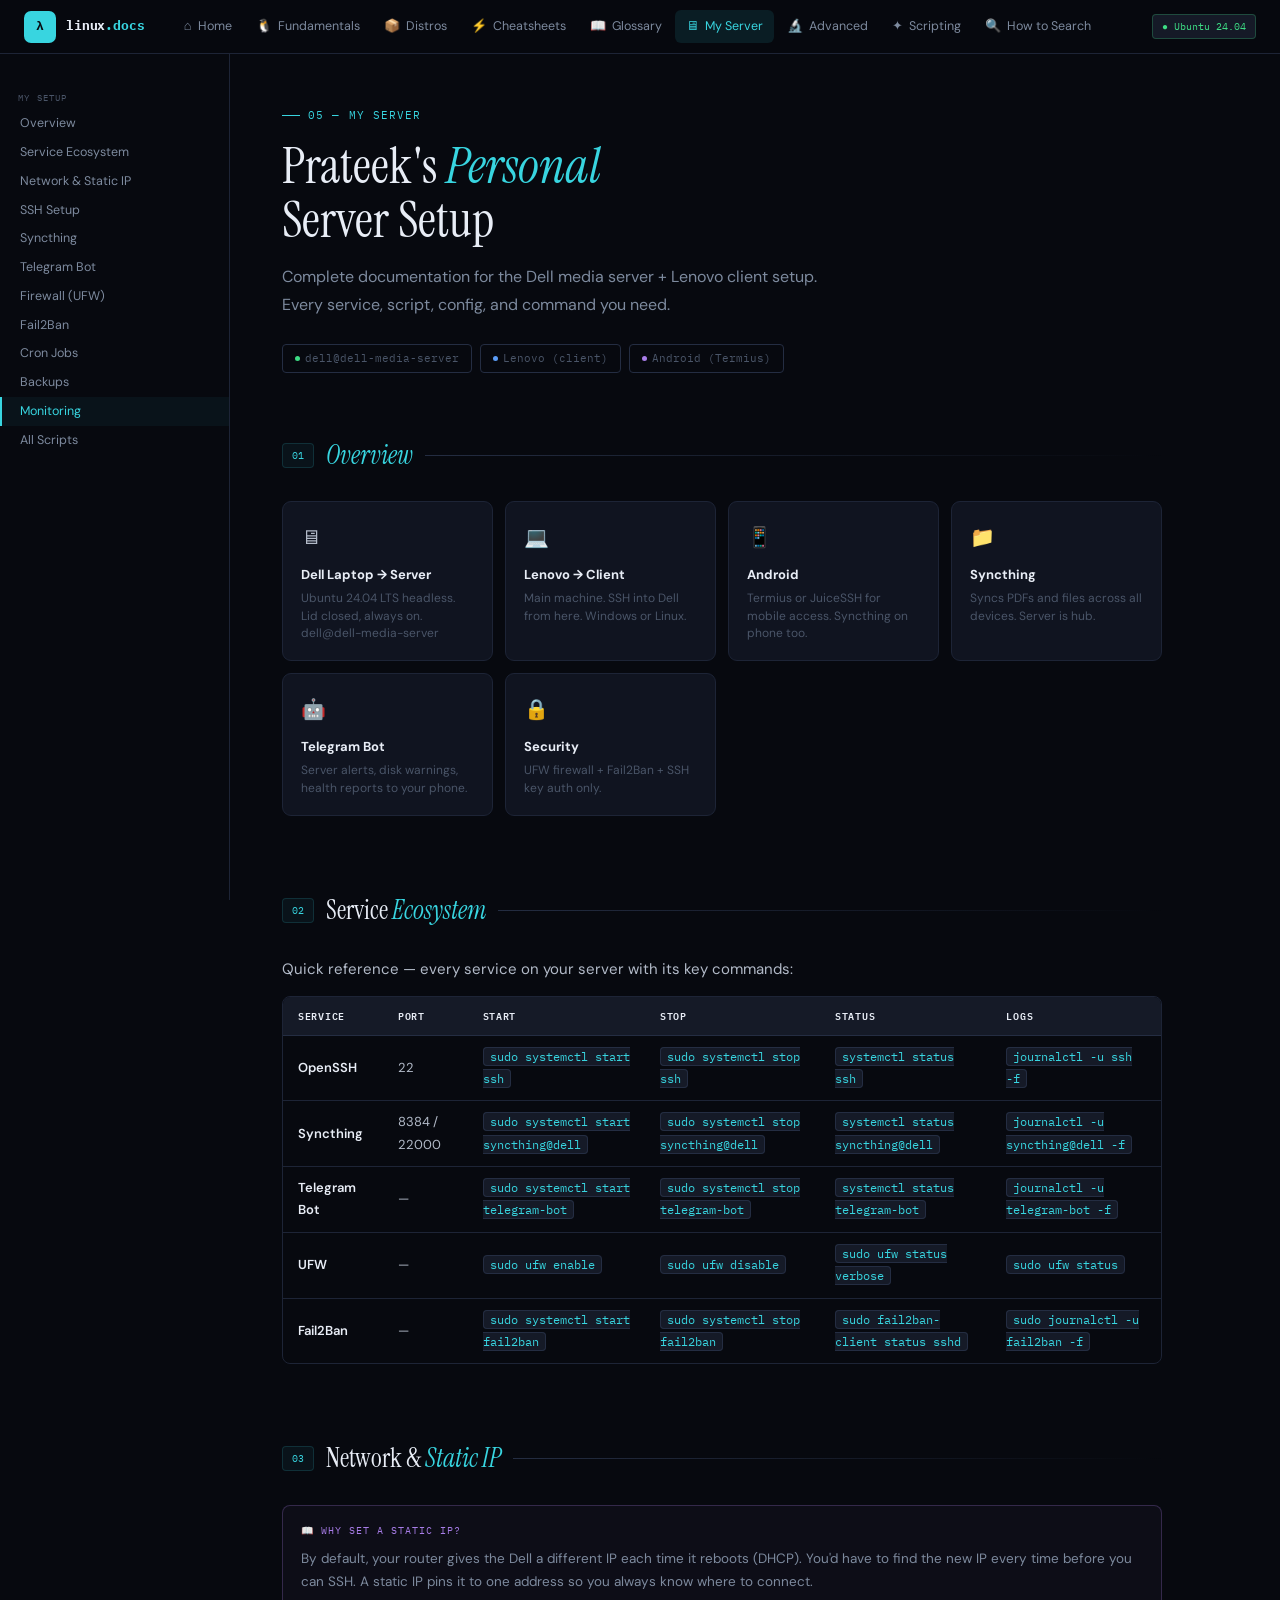
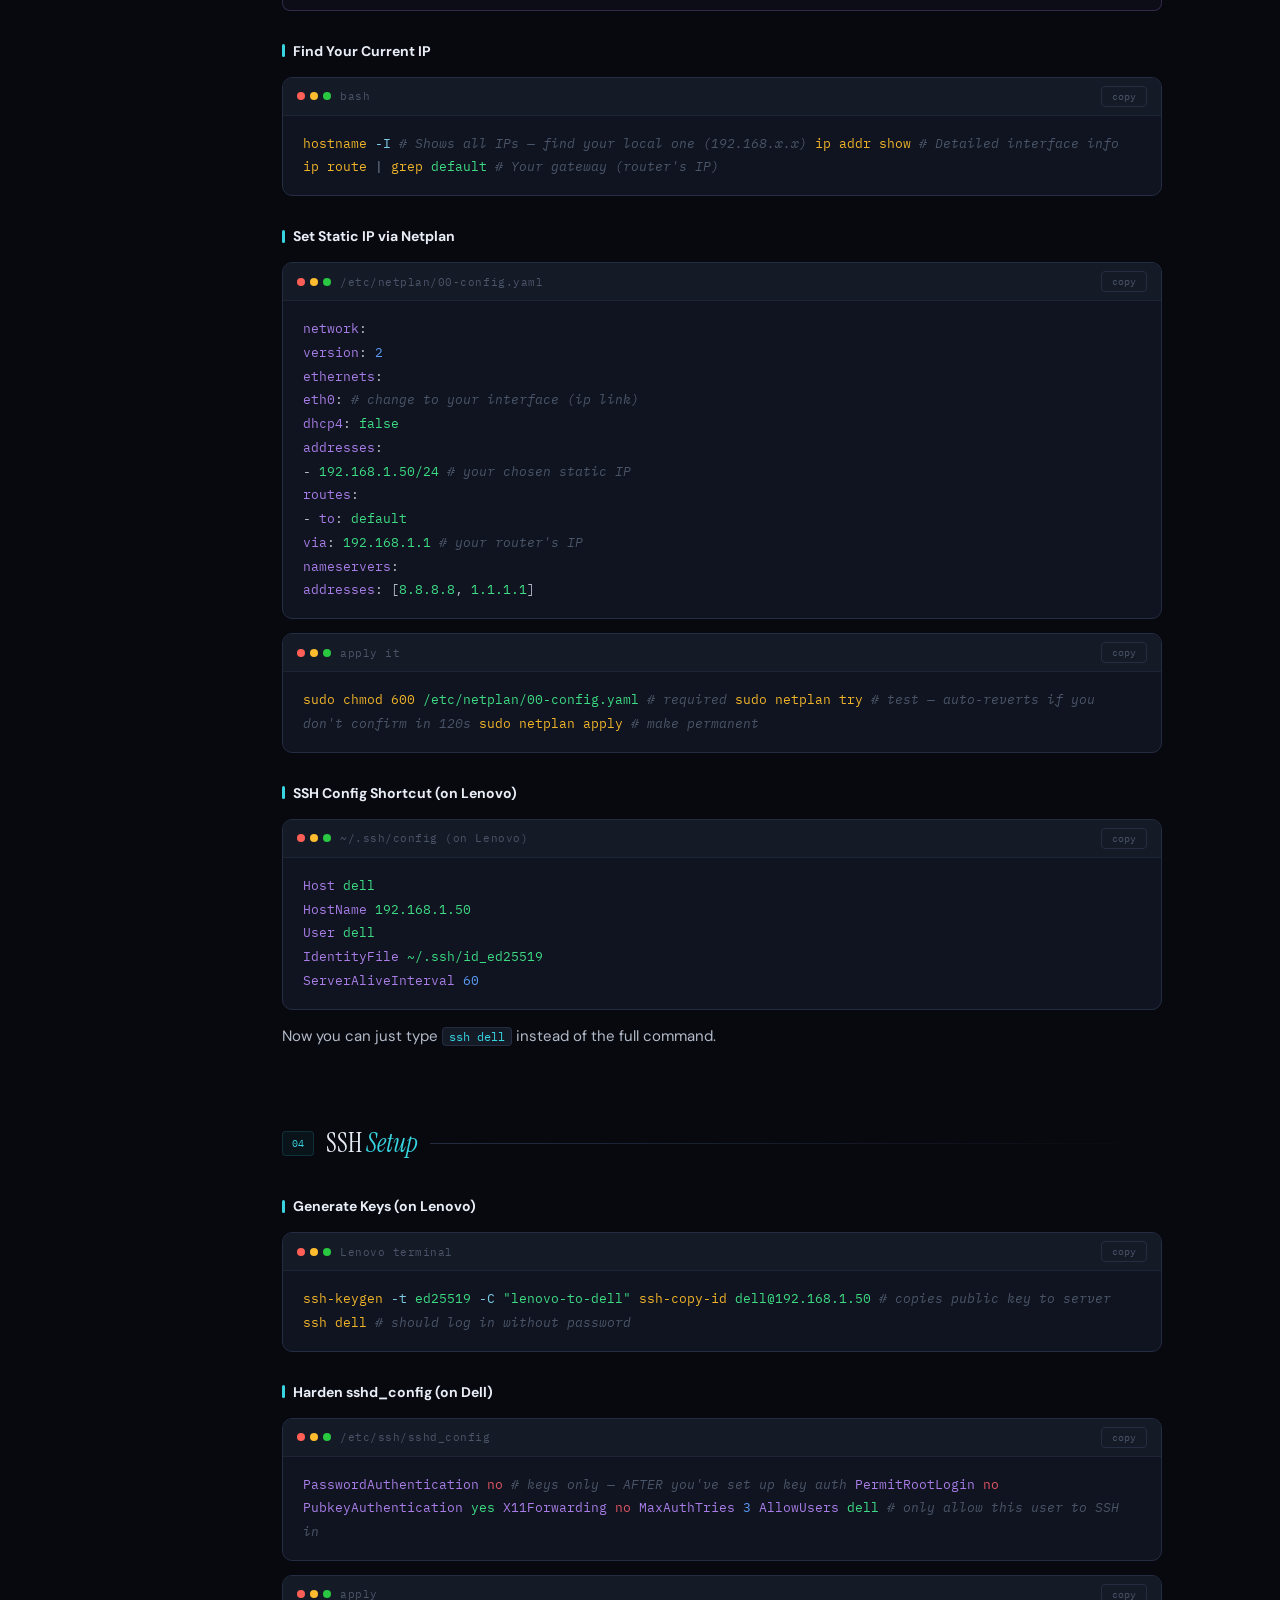
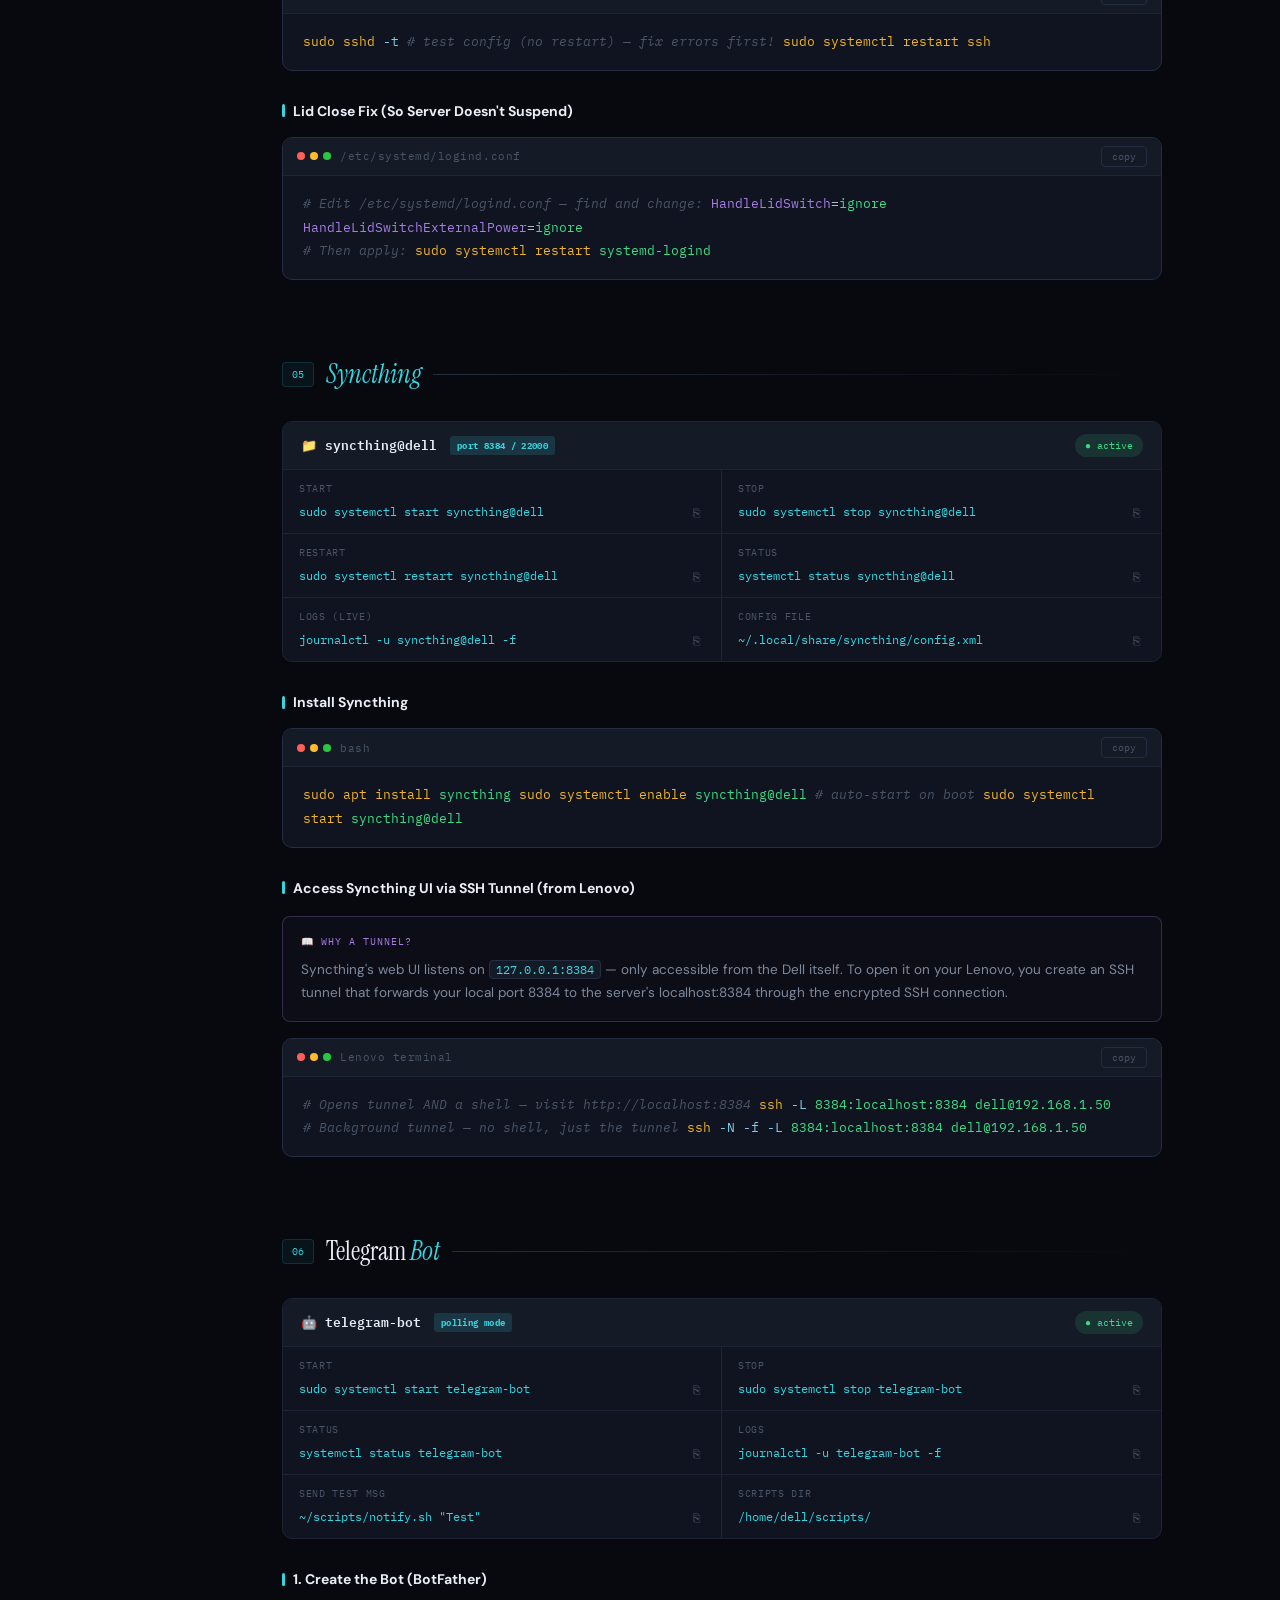
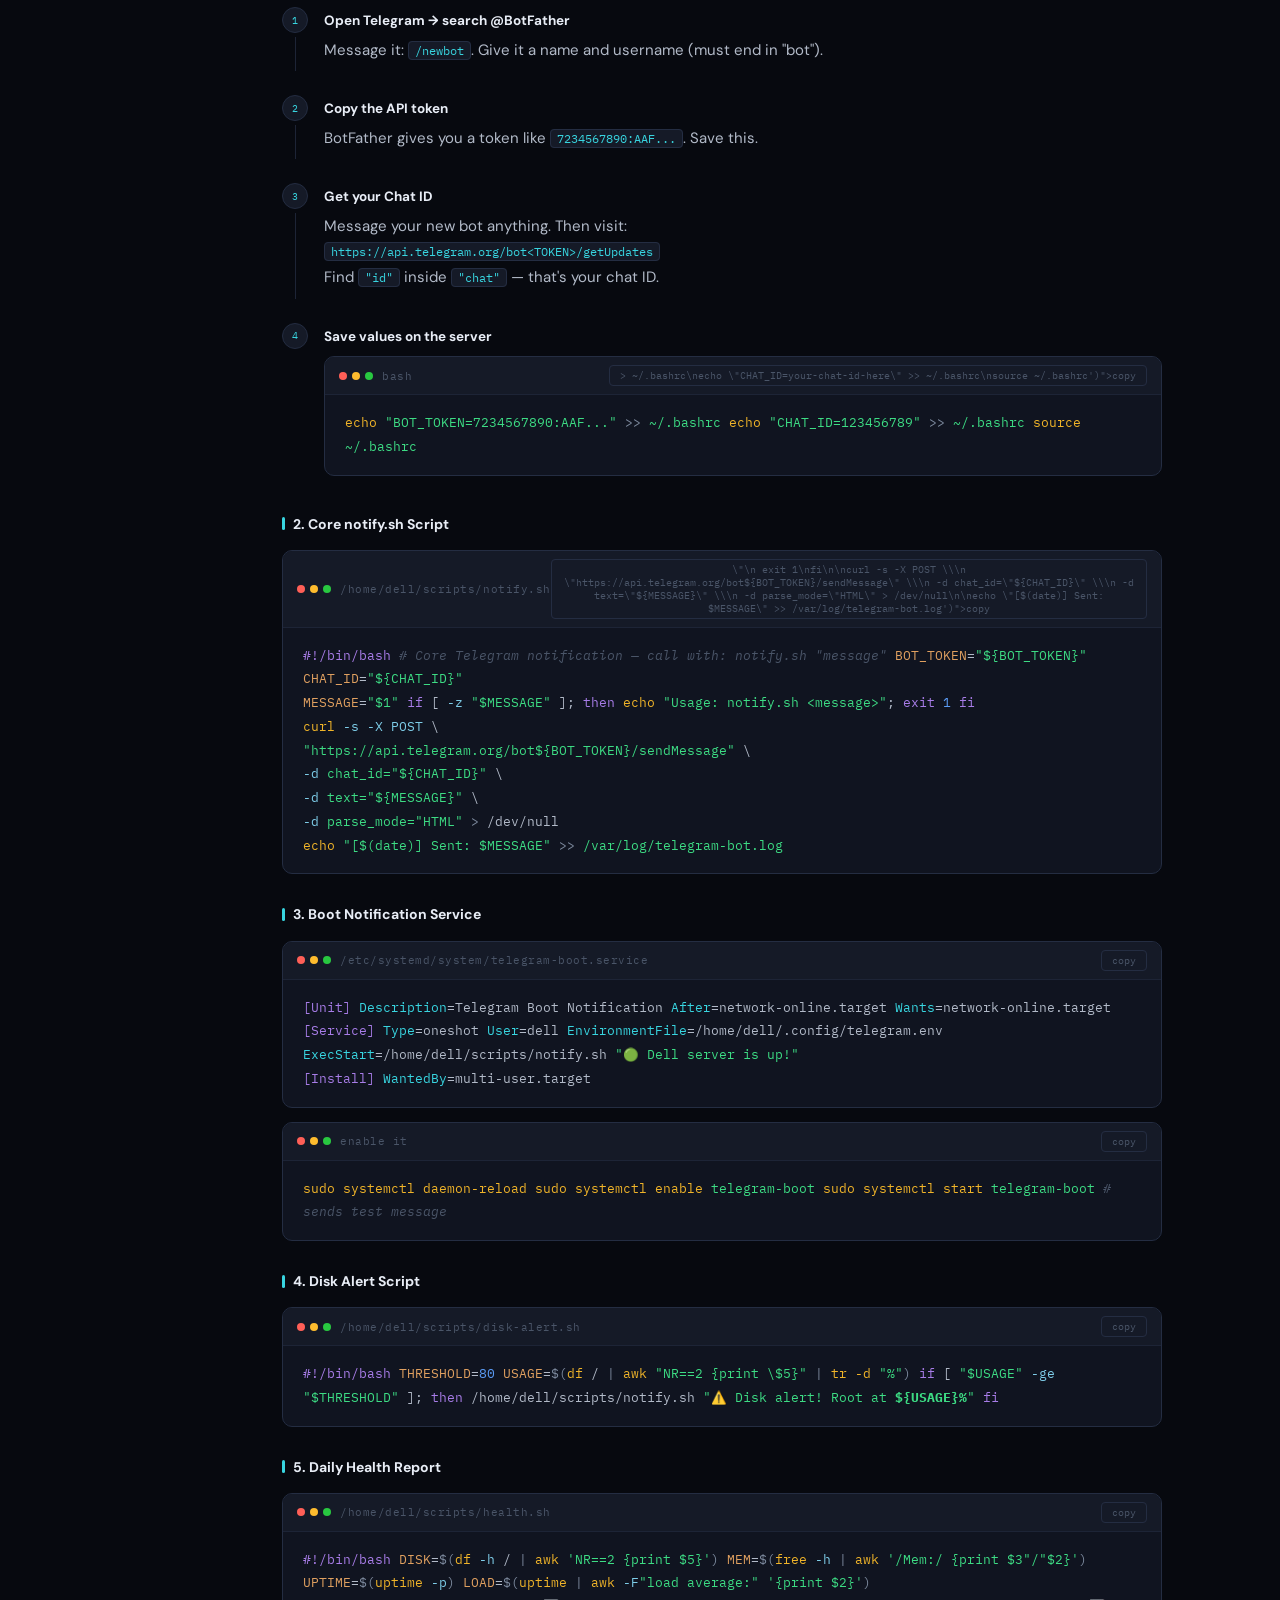
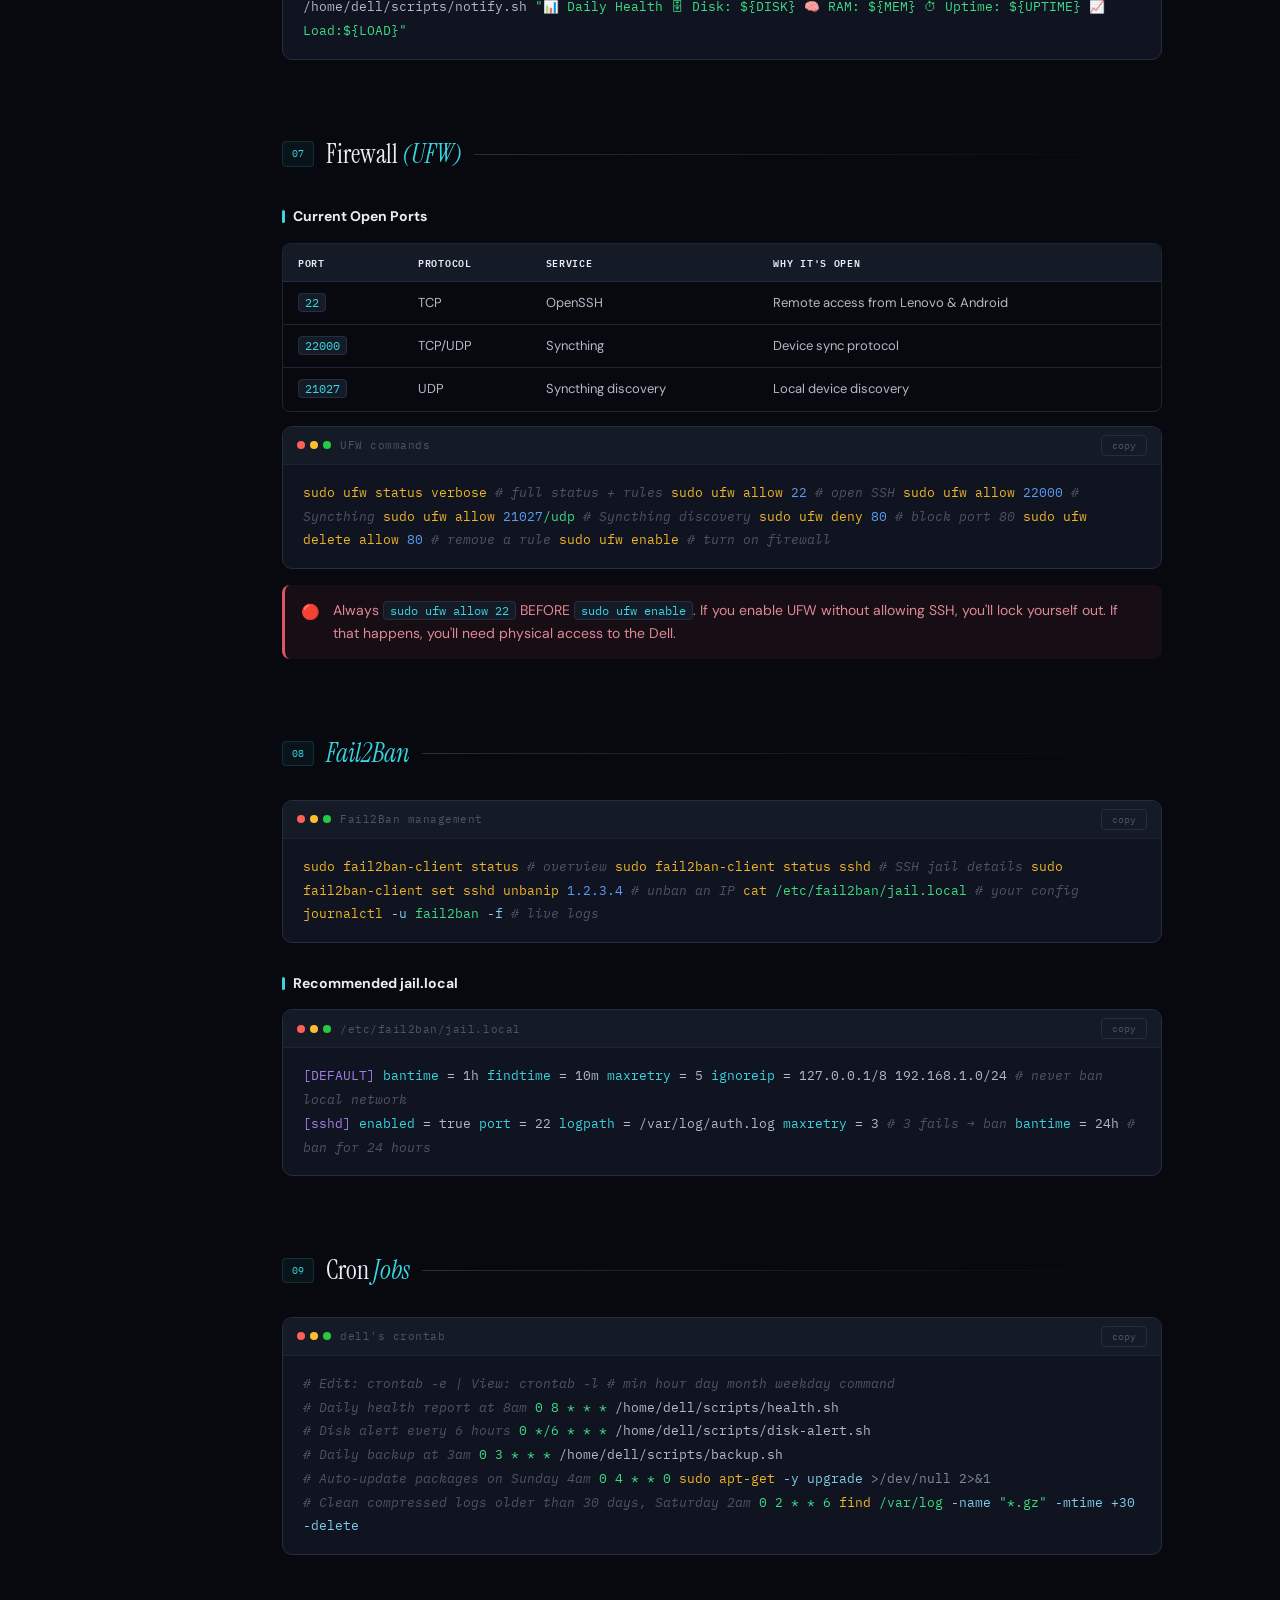
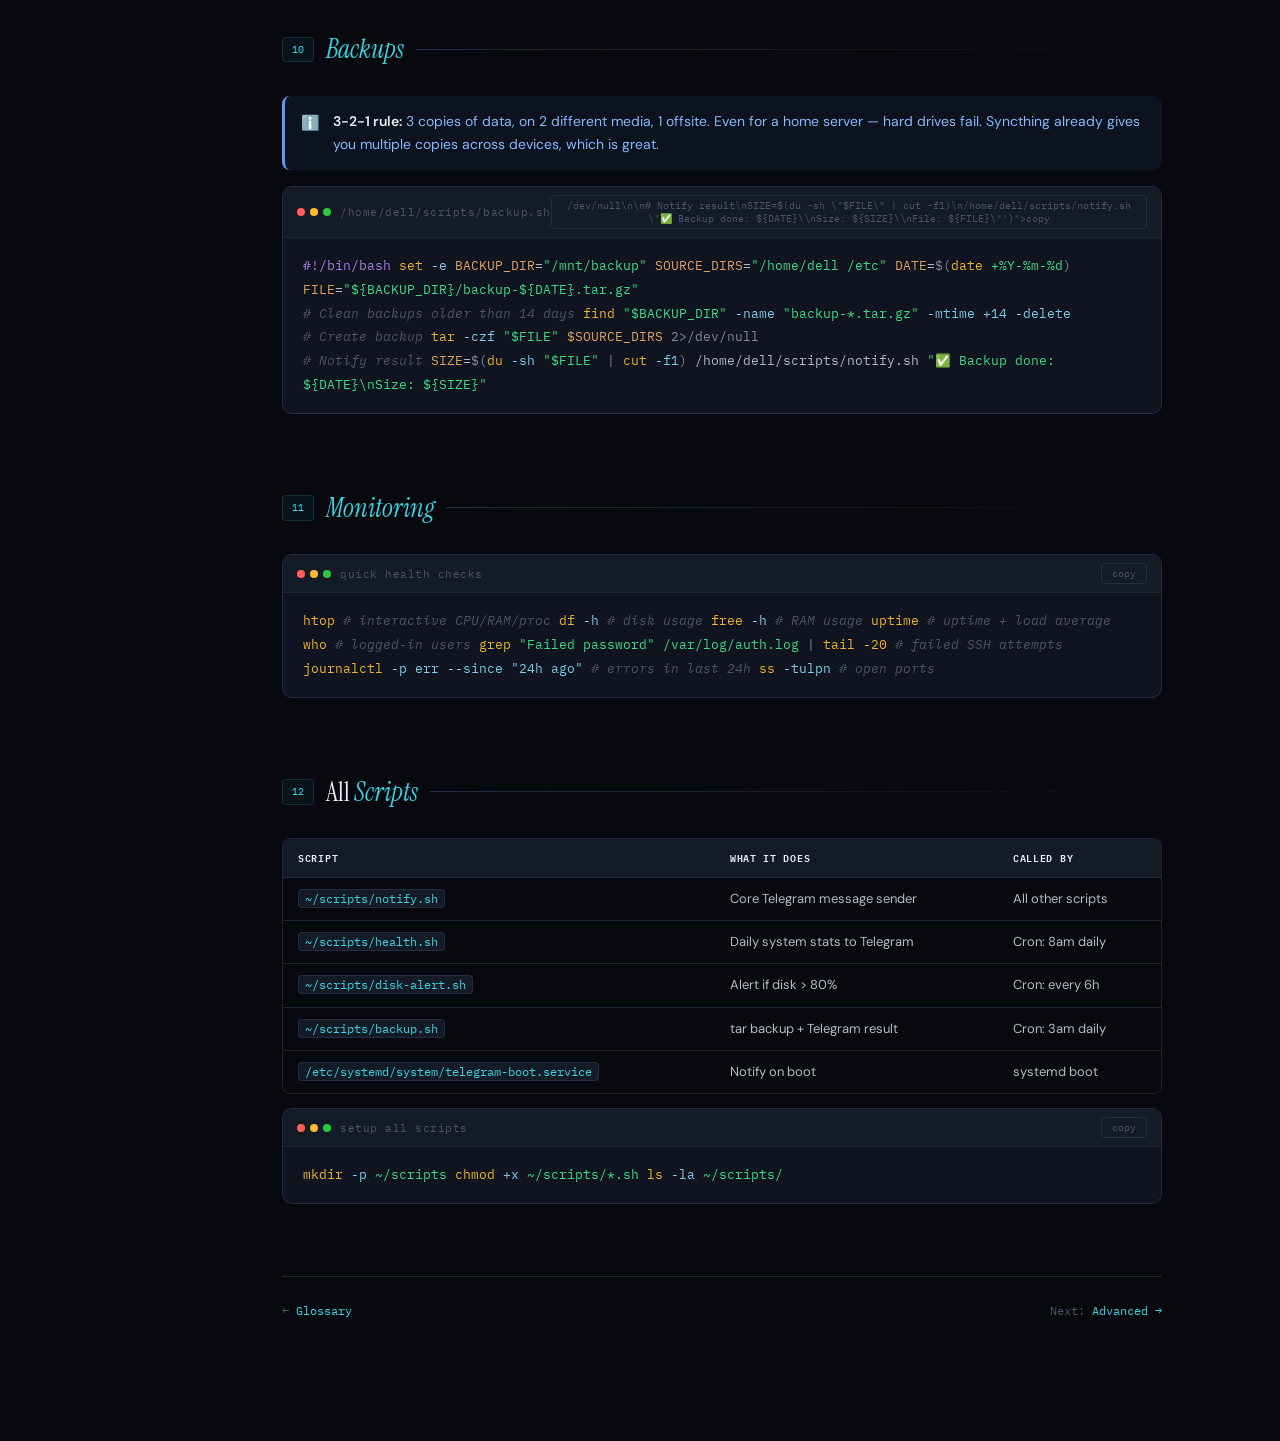
<file: my-server.html>
<!DOCTYPE html>
<html lang="en">
<head>
<meta charset="UTF-8"/><meta name="viewport" content="width=device-width, initial-scale=1.0"/>
<title>My Server — linux.docs</title>
<link rel="stylesheet" href="shared/style.css"/>
<style>
  :root{--accent:#38d5e0;--accent2:#26a8b2;--accent-glow:rgba(56,213,224,.10);--accent-glow2:rgba(56,213,224,.05);}
  h3::before{background:var(--cyan)}
  .sec-num{border-color:rgba(56,213,224,.15);}
</style>
</head>
<body>
<div id="progress-bar"></div><nav id="topnav"></nav><div id="mobile-drawer"></div>
<div class="page-wrap">
<aside id="toc">
  <div class="toc-section-label">My Setup</div>
  <a class="toc-link" href="#overview">Overview</a>
  <a class="toc-link" href="#ecosystem">Service Ecosystem</a>
  <a class="toc-link" href="#network">Network & Static IP</a>
  <a class="toc-link" href="#ssh-setup">SSH Setup</a>
  <a class="toc-link" href="#syncthing">Syncthing</a>
  <a class="toc-link" href="#telegram">Telegram Bot</a>
  <a class="toc-link" href="#firewall">Firewall (UFW)</a>
  <a class="toc-link" href="#fail2ban">Fail2Ban</a>
  <a class="toc-link" href="#cron">Cron Jobs</a>
  <a class="toc-link" href="#backups">Backups</a>
  <a class="toc-link" href="#monitoring">Monitoring</a>
  <a class="toc-link" href="#scripts">All Scripts</a>
</aside>
<div class="main-content"><div class="content-inner">

<div class="page-hero">
  <div class="page-hero-eyebrow">05 — My Server</div>
  <h1>Prateek's <em>Personal</em><br/>Server Setup</h1>
  <p class="page-hero-lead">Complete documentation for the Dell media server + Lenovo client setup. Every service, script, config, and command you need.</p>
  <div class="hero-pills">
    <div class="hero-pill"><span class="hero-pill-dot" style="background:var(--green)"></span>dell@dell-media-server</div>
    <div class="hero-pill"><span class="hero-pill-dot" style="background:var(--blue)"></span>Lenovo (client)</div>
    <div class="hero-pill"><span class="hero-pill-dot" style="background:var(--purple)"></span>Android (Termius)</div>
  </div>
</div>

<!-- ── OVERVIEW ── -->
<div class="doc-section" id="overview">
  <div class="sec-header"><div class="sec-num">01</div><h2><em>Overview</em></h2><div class="sec-rule"></div></div>
  <div class="card-grid">
    <div class="card"><div class="card-icon">🖥</div><div class="card-title">Dell Laptop → Server</div><div class="card-desc">Ubuntu 24.04 LTS headless. Lid closed, always on. dell@dell-media-server</div></div>
    <div class="card"><div class="card-icon">💻</div><div class="card-title">Lenovo → Client</div><div class="card-desc">Main machine. SSH into Dell from here. Windows or Linux.</div></div>
    <div class="card"><div class="card-icon">📱</div><div class="card-title">Android</div><div class="card-desc">Termius or JuiceSSH for mobile access. Syncthing on phone too.</div></div>
    <div class="card"><div class="card-icon">📁</div><div class="card-title">Syncthing</div><div class="card-desc">Syncs PDFs and files across all devices. Server is hub.</div></div>
    <div class="card"><div class="card-icon">🤖</div><div class="card-title">Telegram Bot</div><div class="card-desc">Server alerts, disk warnings, health reports to your phone.</div></div>
    <div class="card"><div class="card-icon">🔒</div><div class="card-title">Security</div><div class="card-desc">UFW firewall + Fail2Ban + SSH key auth only.</div></div>
  </div>
</div>

<!-- ── ECOSYSTEM ── -->
<div class="doc-section" id="ecosystem">
  <div class="sec-header"><div class="sec-num">02</div><h2>Service <em>Ecosystem</em></h2><div class="sec-rule"></div></div>
  <p>Quick reference — every service on your server with its key commands:</p>
  <div class="table-wrap"><table>
    <thead><tr><th>Service</th><th>Port</th><th>Start</th><th>Stop</th><th>Status</th><th>Logs</th></tr></thead>
    <tbody>
      <tr><td><strong>OpenSSH</strong></td><td>22</td><td><code>sudo systemctl start ssh</code></td><td><code>sudo systemctl stop ssh</code></td><td><code>systemctl status ssh</code></td><td><code>journalctl -u ssh -f</code></td></tr>
      <tr><td><strong>Syncthing</strong></td><td>8384 / 22000</td><td><code>sudo systemctl start syncthing@dell</code></td><td><code>sudo systemctl stop syncthing@dell</code></td><td><code>systemctl status syncthing@dell</code></td><td><code>journalctl -u syncthing@dell -f</code></td></tr>
      <tr><td><strong>Telegram Bot</strong></td><td>—</td><td><code>sudo systemctl start telegram-bot</code></td><td><code>sudo systemctl stop telegram-bot</code></td><td><code>systemctl status telegram-bot</code></td><td><code>journalctl -u telegram-bot -f</code></td></tr>
      <tr><td><strong>UFW</strong></td><td>—</td><td><code>sudo ufw enable</code></td><td><code>sudo ufw disable</code></td><td><code>sudo ufw status verbose</code></td><td><code>sudo ufw status</code></td></tr>
      <tr><td><strong>Fail2Ban</strong></td><td>—</td><td><code>sudo systemctl start fail2ban</code></td><td><code>sudo systemctl stop fail2ban</code></td><td><code>sudo fail2ban-client status sshd</code></td><td><code>sudo journalctl -u fail2ban -f</code></td></tr>
    </tbody>
  </table></div>
</div>

<!-- ── NETWORK ── -->
<div class="doc-section" id="network">
  <div class="sec-header"><div class="sec-num">03</div><h2>Network &amp; <em>Static IP</em></h2><div class="sec-rule"></div></div>
  <div class="learn-box">
    <div class="learn-box-title">Why set a static IP?</div>
    <p>By default, your router gives the Dell a different IP each time it reboots (DHCP). You'd have to find the new IP every time before you can SSH. A static IP pins it to one address so you always know where to connect.</p>
  </div>
  <h3>Find Your Current IP</h3>
  <div class="cb"><div class="cb-head"><div class="cb-left"><div class="cb-dots"><div class="cb-d" style="background:#ff5f57"></div><div class="cb-d" style="background:#febc2e"></div><div class="cb-d" style="background:#28c840"></div></div><span class="cb-lang">bash</span></div><button class="copy-btn" onclick="doCopy(this,'hostname -I\nip addr show\nip route | grep default')">copy</button></div><div class="cb-body">
<span class="cmd">hostname</span> <span class="flag">-I</span>            <span class="cmt"># Shows all IPs — find your local one (192.168.x.x)</span>
<span class="cmd">ip addr show</span>           <span class="cmt"># Detailed interface info</span>
<span class="cmd">ip route</span> <span class="op">|</span> <span class="cmd">grep</span> <span class="str">default</span> <span class="cmt"># Your gateway (router's IP)</span>
  </div></div>

  <h3>Set Static IP via Netplan</h3>
  <div class="cb"><div class="cb-head"><div class="cb-left"><div class="cb-dots"><div class="cb-d" style="background:#ff5f57"></div><div class="cb-d" style="background:#febc2e"></div><div class="cb-d" style="background:#28c840"></div></div><span class="cb-lang">/etc/netplan/00-config.yaml</span></div><button class="copy-btn" onclick="doCopy(this,'network:\n  version: 2\n  ethernets:\n    eth0:\n      dhcp4: false\n      addresses:\n        - 192.168.1.50/24\n      routes:\n        - to: default\n          via: 192.168.1.1\n      nameservers:\n        addresses: [8.8.8.8, 1.1.1.1]')">copy</button></div><div class="cb-body">
<span class="kw">network</span>:<br/>
  <span class="kw">version</span>: <span class="num">2</span><br/>
  <span class="kw">ethernets</span>:<br/>
    <span class="kw">eth0</span>:          <span class="cmt"># change to your interface (ip link)</span><br/>
      <span class="kw">dhcp4</span>: <span class="str">false</span><br/>
      <span class="kw">addresses</span>:<br/>
        - <span class="str">192.168.1.50/24</span>   <span class="cmt"># your chosen static IP</span><br/>
      <span class="kw">routes</span>:<br/>
        - <span class="kw">to</span>: <span class="str">default</span><br/>
          <span class="kw">via</span>: <span class="str">192.168.1.1</span>  <span class="cmt"># your router's IP</span><br/>
      <span class="kw">nameservers</span>:<br/>
        <span class="kw">addresses</span>: [<span class="str">8.8.8.8</span>, <span class="str">1.1.1.1</span>]
  </div></div>
  <div class="cb"><div class="cb-head"><div class="cb-left"><div class="cb-dots"><div class="cb-d" style="background:#ff5f57"></div><div class="cb-d" style="background:#febc2e"></div><div class="cb-d" style="background:#28c840"></div></div><span class="cb-lang">apply it</span></div><button class="copy-btn" onclick="doCopy(this,'sudo chmod 600 /etc/netplan/00-config.yaml\nsudo netplan try   # test — auto-reverts in 120s if you dont confirm\nsudo netplan apply # make permanent')">copy</button></div><div class="cb-body">
<span class="cmd">sudo chmod 600</span> <span class="path">/etc/netplan/00-config.yaml</span>  <span class="cmt"># required</span>
<span class="cmd">sudo netplan try</span>    <span class="cmt"># test — auto-reverts if you don't confirm in 120s</span>
<span class="cmd">sudo netplan apply</span>  <span class="cmt"># make permanent</span>
  </div></div>

  <h3>SSH Config Shortcut (on Lenovo)</h3>
  <div class="cb"><div class="cb-head"><div class="cb-left"><div class="cb-dots"><div class="cb-d" style="background:#ff5f57"></div><div class="cb-d" style="background:#febc2e"></div><div class="cb-d" style="background:#28c840"></div></div><span class="cb-lang">~/.ssh/config  (on Lenovo)</span></div><button class="copy-btn" onclick="doCopy(this,'Host dell\n  HostName 192.168.1.50\n  User dell\n  IdentityFile ~/.ssh/id_ed25519\n  ServerAliveInterval 60')">copy</button></div><div class="cb-body">
<span class="kw">Host</span> <span class="str">dell</span><br/>
  <span class="kw">HostName</span> <span class="str">192.168.1.50</span><br/>
  <span class="kw">User</span> <span class="str">dell</span><br/>
  <span class="kw">IdentityFile</span> <span class="path">~/.ssh/id_ed25519</span><br/>
  <span class="kw">ServerAliveInterval</span> <span class="num">60</span>
  </div></div>
  <p>Now you can just type <code>ssh dell</code> instead of the full command.</p>
</div>

<!-- ── SSH SETUP ── -->
<div class="doc-section" id="ssh-setup">
  <div class="sec-header"><div class="sec-num">04</div><h2>SSH <em>Setup</em></h2><div class="sec-rule"></div></div>
  <h3>Generate Keys (on Lenovo)</h3>
  <div class="cb"><div class="cb-head"><div class="cb-left"><div class="cb-dots"><div class="cb-d" style="background:#ff5f57"></div><div class="cb-d" style="background:#febc2e"></div><div class="cb-d" style="background:#28c840"></div></div><span class="cb-lang">Lenovo terminal</span></div><button class="copy-btn" onclick="doCopy(this,'ssh-keygen -t ed25519 -C \"lenovo-to-dell\"\nssh-copy-id dell@192.168.1.50\nssh dell  # test it')">copy</button></div><div class="cb-body">
<span class="cmd">ssh-keygen</span> <span class="flag">-t</span> <span class="str">ed25519</span> <span class="flag">-C</span> <span class="str">"lenovo-to-dell"</span>
<span class="cmd">ssh-copy-id</span> <span class="str">dell@192.168.1.50</span>   <span class="cmt"># copies public key to server</span>
<span class="cmd">ssh dell</span>                       <span class="cmt"># should log in without password</span>
  </div></div>

  <h3>Harden sshd_config (on Dell)</h3>
  <div class="cb"><div class="cb-head"><div class="cb-left"><div class="cb-dots"><div class="cb-d" style="background:#ff5f57"></div><div class="cb-d" style="background:#febc2e"></div><div class="cb-d" style="background:#28c840"></div></div><span class="cb-lang">/etc/ssh/sshd_config</span></div><button class="copy-btn" onclick="doCopy(this,'PasswordAuthentication no\nPermitRootLogin no\nPubkeyAuthentication yes\nX11Forwarding no\nMaxAuthTries 3\nAllowUsers dell')">copy</button></div><div class="cb-body">
<span class="kw">PasswordAuthentication</span> <span class="err">no</span>     <span class="cmt"># keys only — AFTER you've set up key auth</span>
<span class="kw">PermitRootLogin</span> <span class="err">no</span>
<span class="kw">PubkeyAuthentication</span> <span class="str">yes</span>
<span class="kw">X11Forwarding</span> <span class="err">no</span>
<span class="kw">MaxAuthTries</span> <span class="num">3</span>
<span class="kw">AllowUsers</span> <span class="str">dell</span>              <span class="cmt"># only allow this user to SSH in</span>
  </div></div>
  <div class="cb"><div class="cb-head"><div class="cb-left"><div class="cb-dots"><div class="cb-d" style="background:#ff5f57"></div><div class="cb-d" style="background:#febc2e"></div><div class="cb-d" style="background:#28c840"></div></div><span class="cb-lang">apply</span></div><button class="copy-btn" onclick="doCopy(this,'sudo sshd -t  # test config before applying\nsudo systemctl restart ssh')">copy</button></div><div class="cb-body">
<span class="cmd">sudo sshd</span> <span class="flag">-t</span>           <span class="cmt"># test config (no restart) — fix errors first!</span>
<span class="cmd">sudo systemctl restart ssh</span>
  </div></div>

  <h3>Lid Close Fix (So Server Doesn't Suspend)</h3>
  <div class="cb"><div class="cb-head"><div class="cb-left"><div class="cb-dots"><div class="cb-d" style="background:#ff5f57"></div><div class="cb-d" style="background:#febc2e"></div><div class="cb-d" style="background:#28c840"></div></div><span class="cb-lang">/etc/systemd/logind.conf</span></div><button class="copy-btn" onclick="doCopy(this,'# Edit /etc/systemd/logind.conf:\nHandleLidSwitch=ignore\nHandleLidSwitchExternalPower=ignore\n\n# Apply:\nsudo systemctl restart systemd-logind')">copy</button></div><div class="cb-body">
<span class="cmt"># Edit /etc/systemd/logind.conf — find and change:</span>
<span class="kw">HandleLidSwitch</span>=<span class="str">ignore</span>
<span class="kw">HandleLidSwitchExternalPower</span>=<span class="str">ignore</span>
<br/>
<span class="cmt"># Then apply:</span>
<span class="cmd">sudo systemctl restart</span> <span class="str">systemd-logind</span>
  </div></div>
</div>

<!-- ── SYNCTHING ── -->
<div class="doc-section" id="syncthing">
  <div class="sec-header"><div class="sec-num">05</div><h2><em>Syncthing</em></h2><div class="sec-rule"></div></div>
  <div class="svc-panel">
    <div class="svc-panel-head">
      <div class="svc-panel-name">📁 syncthing@dell<span class="badge b-server">port 8384 / 22000</span></div>
      <div class="svc-status ss-on">● active</div>
    </div>
    <div class="svc-cmds">
      <div class="svc-cmd"><div class="svc-cmd-label">Start</div><div class="svc-cmd-code"><span>sudo systemctl start syncthing@dell</span><button class="svc-copy" onclick="doCopyInline(this,'sudo systemctl start syncthing@dell')">⎘</button></div></div>
      <div class="svc-cmd"><div class="svc-cmd-label">Stop</div><div class="svc-cmd-code"><span>sudo systemctl stop syncthing@dell</span><button class="svc-copy" onclick="doCopyInline(this,'sudo systemctl stop syncthing@dell')">⎘</button></div></div>
      <div class="svc-cmd"><div class="svc-cmd-label">Restart</div><div class="svc-cmd-code"><span>sudo systemctl restart syncthing@dell</span><button class="svc-copy" onclick="doCopyInline(this,'sudo systemctl restart syncthing@dell')">⎘</button></div></div>
      <div class="svc-cmd"><div class="svc-cmd-label">Status</div><div class="svc-cmd-code"><span>systemctl status syncthing@dell</span><button class="svc-copy" onclick="doCopyInline(this,'systemctl status syncthing@dell')">⎘</button></div></div>
      <div class="svc-cmd"><div class="svc-cmd-label">Logs (live)</div><div class="svc-cmd-code"><span>journalctl -u syncthing@dell -f</span><button class="svc-copy" onclick="doCopyInline(this,'journalctl -u syncthing@dell -f')">⎘</button></div></div>
      <div class="svc-cmd"><div class="svc-cmd-label">Config file</div><div class="svc-cmd-code"><span>~/.local/share/syncthing/config.xml</span><button class="svc-copy" onclick="doCopyInline(this,'~/.local/share/syncthing/config.xml')">⎘</button></div></div>
    </div>
  </div>

  <h3>Install Syncthing</h3>
  <div class="cb"><div class="cb-head"><div class="cb-left"><div class="cb-dots"><div class="cb-d" style="background:#ff5f57"></div><div class="cb-d" style="background:#febc2e"></div><div class="cb-d" style="background:#28c840"></div></div><span class="cb-lang">bash</span></div><button class="copy-btn" onclick="doCopy(this,'sudo apt install syncthing\nsudo systemctl enable syncthing@dell\nsudo systemctl start syncthing@dell')">copy</button></div><div class="cb-body">
<span class="cmd">sudo apt install</span> <span class="str">syncthing</span>
<span class="cmd">sudo systemctl enable</span> <span class="str">syncthing@dell</span>   <span class="cmt"># auto-start on boot</span>
<span class="cmd">sudo systemctl start</span> <span class="str">syncthing@dell</span>
  </div></div>

  <h3>Access Syncthing UI via SSH Tunnel (from Lenovo)</h3>
  <div class="learn-box">
    <div class="learn-box-title">Why a tunnel?</div>
    <p>Syncthing's web UI listens on <code>127.0.0.1:8384</code> — only accessible from the Dell itself. To open it on your Lenovo, you create an SSH tunnel that forwards your local port 8384 to the server's localhost:8384 through the encrypted SSH connection.</p>
  </div>
  <div class="cb"><div class="cb-head"><div class="cb-left"><div class="cb-dots"><div class="cb-d" style="background:#ff5f57"></div><div class="cb-d" style="background:#febc2e"></div><div class="cb-d" style="background:#28c840"></div></div><span class="cb-lang">Lenovo terminal</span></div><button class="copy-btn" onclick="doCopy(this,'# One-liner tunnel — then open http://localhost:8384\nssh -L 8384:localhost:8384 dell@192.168.1.50\n\n# Or background tunnel (no shell opens):\nssh -N -f -L 8384:localhost:8384 dell@192.168.1.50')">copy</button></div><div class="cb-body">
<span class="cmt"># Opens tunnel AND a shell — visit http://localhost:8384</span>
<span class="cmd">ssh</span> <span class="flag">-L</span> <span class="str">8384:localhost:8384</span> <span class="str">dell@192.168.1.50</span>
<br/>
<span class="cmt"># Background tunnel — no shell, just the tunnel</span>
<span class="cmd">ssh</span> <span class="flag">-N -f -L</span> <span class="str">8384:localhost:8384</span> <span class="str">dell@192.168.1.50</span>
  </div></div>
</div>

<!-- ── TELEGRAM ── -->
<div class="doc-section" id="telegram">
  <div class="sec-header"><div class="sec-num">06</div><h2>Telegram <em>Bot</em></h2><div class="sec-rule"></div></div>
  <div class="svc-panel">
    <div class="svc-panel-head">
      <div class="svc-panel-name">🤖 telegram-bot<span class="badge b-server">polling mode</span></div>
      <div class="svc-status ss-on">● active</div>
    </div>
    <div class="svc-cmds">
      <div class="svc-cmd"><div class="svc-cmd-label">Start</div><div class="svc-cmd-code"><span>sudo systemctl start telegram-bot</span><button class="svc-copy" onclick="doCopyInline(this,'sudo systemctl start telegram-bot')">⎘</button></div></div>
      <div class="svc-cmd"><div class="svc-cmd-label">Stop</div><div class="svc-cmd-code"><span>sudo systemctl stop telegram-bot</span><button class="svc-copy" onclick="doCopyInline(this,'sudo systemctl stop telegram-bot')">⎘</button></div></div>
      <div class="svc-cmd"><div class="svc-cmd-label">Status</div><div class="svc-cmd-code"><span>systemctl status telegram-bot</span><button class="svc-copy" onclick="doCopyInline(this,'systemctl status telegram-bot')">⎘</button></div></div>
      <div class="svc-cmd"><div class="svc-cmd-label">Logs</div><div class="svc-cmd-code"><span>journalctl -u telegram-bot -f</span><button class="svc-copy" onclick="doCopyInline(this,'journalctl -u telegram-bot -f')">⎘</button></div></div>
      <div class="svc-cmd"><div class="svc-cmd-label">Send test msg</div><div class="svc-cmd-code"><span>~/scripts/notify.sh "Test"</span><button class="svc-copy" onclick="doCopyInline(this,'~/scripts/notify.sh "Hello from Dell"')">⎘</button></div></div>
      <div class="svc-cmd"><div class="svc-cmd-label">Scripts dir</div><div class="svc-cmd-code"><span>/home/dell/scripts/</span><button class="svc-copy" onclick="doCopyInline(this,'ls /home/dell/scripts/')">⎘</button></div></div>
    </div>
  </div>

  <h3>1. Create the Bot (BotFather)</h3>
  <div class="steps">
    <div class="step"><div class="step-l"><div class="step-n">1</div><div class="step-line"></div></div><div class="step-body"><div class="step-title">Open Telegram → search @BotFather</div><p>Message it: <code>/newbot</code>. Give it a name and username (must end in "bot").</p></div></div>
    <div class="step"><div class="step-l"><div class="step-n">2</div><div class="step-line"></div></div><div class="step-body"><div class="step-title">Copy the API token</div><p>BotFather gives you a token like <code>7234567890:AAF...</code>. Save this.</p></div></div>
    <div class="step"><div class="step-l"><div class="step-n">3</div><div class="step-line"></div></div><div class="step-body"><div class="step-title">Get your Chat ID</div><p>Message your new bot anything. Then visit:<br/><code>https://api.telegram.org/bot&lt;TOKEN&gt;/getUpdates</code><br/>Find <code>"id"</code> inside <code>"chat"</code> — that's your chat ID.</p></div></div>
    <div class="step"><div class="step-l"><div class="step-n">4</div><div class="step-line"></div></div><div class="step-body"><div class="step-title">Save values on the server</div>
      <div class="cb" style="margin:8px 0"><div class="cb-head"><div class="cb-left"><div class="cb-dots"><div class="cb-d" style="background:#ff5f57"></div><div class="cb-d" style="background:#febc2e"></div><div class="cb-d" style="background:#28c840"></div></div><span class="cb-lang">bash</span></div><button class="copy-btn" onclick="doCopy(this,'echo \"BOT_TOKEN=your-token-here\" >> ~/.bashrc\necho \"CHAT_ID=your-chat-id-here\" >> ~/.bashrc\nsource ~/.bashrc')">copy</button></div><div class="cb-body">
<span class="cmd">echo</span> <span class="str">"BOT_TOKEN=7234567890:AAF..."</span> <span class="op">>></span> <span class="path">~/.bashrc</span>
<span class="cmd">echo</span> <span class="str">"CHAT_ID=123456789"</span> <span class="op">>></span> <span class="path">~/.bashrc</span>
<span class="cmd">source</span> <span class="path">~/.bashrc</span>
      </div></div>
    </div></div>
  </div>

  <h3>2. Core notify.sh Script</h3>
  <div class="cb"><div class="cb-head"><div class="cb-left"><div class="cb-dots"><div class="cb-d" style="background:#ff5f57"></div><div class="cb-d" style="background:#febc2e"></div><div class="cb-d" style="background:#28c840"></div></div><span class="cb-lang">/home/dell/scripts/notify.sh</span></div><button class="copy-btn" onclick="doCopy(this,'#!/bin/bash\n# Core Telegram notification function\nBOT_TOKEN=\"${BOT_TOKEN}\"  # set in ~/.bashrc\nCHAT_ID=\"${CHAT_ID}\"      # set in ~/.bashrc\n\nMESSAGE=\"$1\"\nif [ -z \"$MESSAGE\" ]; then\n  echo \"Usage: notify.sh <message>\"\n  exit 1\nfi\n\ncurl -s -X POST \\\n  \"https://api.telegram.org/bot${BOT_TOKEN}/sendMessage\" \\\n  -d chat_id=\"${CHAT_ID}\" \\\n  -d text=\"${MESSAGE}\" \\\n  -d parse_mode=\"HTML\" > /dev/null\n\necho \"[$(date)] Sent: $MESSAGE\" >> /var/log/telegram-bot.log')">copy</button></div><div class="cb-body">
<span class="kw">#!/bin/bash</span>
<span class="cmt"># Core Telegram notification — call with: notify.sh "message"</span>
<span class="var">BOT_TOKEN</span>=<span class="str">"${BOT_TOKEN}"</span>
<span class="var">CHAT_ID</span>=<span class="str">"${CHAT_ID}"</span>
<br/>
<span class="var">MESSAGE</span>=<span class="str">"$1"</span>
<span class="kw">if</span> [ <span class="flag">-z</span> <span class="str">"$MESSAGE"</span> ]; <span class="kw">then</span>
  <span class="cmd">echo</span> <span class="str">"Usage: notify.sh &lt;message&gt;"</span>; <span class="kw">exit</span> <span class="num">1</span>
<span class="kw">fi</span>
<br/>
<span class="cmd">curl</span> <span class="flag">-s -X POST</span> \<br/>
  <span class="str">"https://api.telegram.org/bot${BOT_TOKEN}/sendMessage"</span> \<br/>
  <span class="flag">-d</span> <span class="str">chat_id="${CHAT_ID}"</span> \<br/>
  <span class="flag">-d</span> <span class="str">text="${MESSAGE}"</span> \<br/>
  <span class="flag">-d</span> <span class="str">parse_mode="HTML"</span> <span class="op">></span> /dev/null
<br/>
<span class="cmd">echo</span> <span class="str">"[$(date)] Sent: $MESSAGE"</span> <span class="op">>></span> <span class="path">/var/log/telegram-bot.log</span>
  </div></div>

  <h3>3. Boot Notification Service</h3>
  <div class="cb"><div class="cb-head"><div class="cb-left"><div class="cb-dots"><div class="cb-d" style="background:#ff5f57"></div><div class="cb-d" style="background:#febc2e"></div><div class="cb-d" style="background:#28c840"></div></div><span class="cb-lang">/etc/systemd/system/telegram-boot.service</span></div><button class="copy-btn" onclick="doCopy(this,'[Unit]\nDescription=Telegram Boot Notification\nAfter=network-online.target\nWants=network-online.target\n\n[Service]\nType=oneshot\nUser=dell\nEnvironmentFile=/home/dell/.bashrc\nExecStart=/home/dell/scripts/notify.sh \"🟢 Dell server booted!\\nTime: $(date)\\nIP: $(hostname -I)\"\n\n[Install]\nWantedBy=multi-user.target')">copy</button></div><div class="cb-body">
<span class="kw">[Unit]</span>
<span class="arg">Description</span>=Telegram Boot Notification
<span class="arg">After</span>=network-online.target
<span class="arg">Wants</span>=network-online.target
<br/>
<span class="kw">[Service]</span>
<span class="arg">Type</span>=oneshot
<span class="arg">User</span>=dell
<span class="arg">EnvironmentFile</span>=/home/dell/.config/telegram.env
<span class="arg">ExecStart</span>=/home/dell/scripts/notify.sh <span class="str">"🟢 Dell server is up!"</span>
<br/>
<span class="kw">[Install]</span>
<span class="arg">WantedBy</span>=multi-user.target
  </div></div>
  <div class="cb"><div class="cb-head"><div class="cb-left"><div class="cb-dots"><div class="cb-d" style="background:#ff5f57"></div><div class="cb-d" style="background:#febc2e"></div><div class="cb-d" style="background:#28c840"></div></div><span class="cb-lang">enable it</span></div><button class="copy-btn" onclick="doCopy(this,'sudo systemctl daemon-reload\nsudo systemctl enable telegram-boot\nsudo systemctl start telegram-boot  # test it now')">copy</button></div><div class="cb-body">
<span class="cmd">sudo systemctl daemon-reload</span>
<span class="cmd">sudo systemctl enable</span> <span class="str">telegram-boot</span>
<span class="cmd">sudo systemctl start</span> <span class="str">telegram-boot</span>   <span class="cmt"># sends test message</span>
  </div></div>

  <h3>4. Disk Alert Script</h3>
  <div class="cb"><div class="cb-head"><div class="cb-left"><div class="cb-dots"><div class="cb-d" style="background:#ff5f57"></div><div class="cb-d" style="background:#febc2e"></div><div class="cb-d" style="background:#28c840"></div></div><span class="cb-lang">/home/dell/scripts/disk-alert.sh</span></div><button class="copy-btn" onclick="doCopy(this,'#!/bin/bash\nTHRESHOLD=80\nUSAGE=$(df / | awk \"NR==2 {print $5}\" | tr -d \"%\")\nif [ \"$USAGE\" -ge \"$THRESHOLD\" ]; then\n  /home/dell/scripts/notify.sh \"⚠️ Disk alert! Root partition at ${USAGE}%\"\nfi')">copy</button></div><div class="cb-body">
<span class="kw">#!/bin/bash</span>
<span class="var">THRESHOLD</span>=<span class="num">80</span>
<span class="var">USAGE</span>=<span class="op">$(</span><span class="cmd">df</span> / <span class="op">|</span> <span class="cmd">awk</span> <span class="str">"NR==2 {print \$5}"</span> <span class="op">|</span> <span class="cmd">tr -d</span> <span class="str">"%"</span><span class="op">)</span>
<span class="kw">if</span> [ <span class="str">"$USAGE"</span> <span class="flag">-ge</span> <span class="str">"$THRESHOLD"</span> ]; <span class="kw">then</span>
  /home/dell/scripts/notify.sh <span class="str">"⚠️ Disk alert! Root at <b>${USAGE}%</b>"</span>
<span class="kw">fi</span>
  </div></div>

  <h3>5. Daily Health Report</h3>
  <div class="cb"><div class="cb-head"><div class="cb-left"><div class="cb-dots"><div class="cb-d" style="background:#ff5f57"></div><div class="cb-d" style="background:#febc2e"></div><div class="cb-d" style="background:#28c840"></div></div><span class="cb-lang">/home/dell/scripts/health.sh</span></div><button class="copy-btn" onclick="doCopy(this,'#!/bin/bash\nDISK=$(df -h / | awk \"NR==2 {print $5}\")\nMEM=$(free -h | awk \"/Mem:/ {print $3\"/\"$2}\")\nUPTIME=$(uptime -p)\nLOAD=$(uptime | awk -F\"load average:\" \"{print $2}\")\n/home/dell/scripts/notify.sh \"📊 Daily Health Report\n🗄 Disk: ${DISK}\n🧠 RAM: ${MEM}\n⏱ Uptime: ${UPTIME}\n📈 Load:${LOAD}\"')">copy</button></div><div class="cb-body">
<span class="kw">#!/bin/bash</span>
<span class="var">DISK</span>=<span class="op">$(</span><span class="cmd">df</span> <span class="flag">-h</span> / <span class="op">|</span> <span class="cmd">awk</span> <span class="str">'NR==2 {print $5}'</span><span class="op">)</span>
<span class="var">MEM</span>=<span class="op">$(</span><span class="cmd">free</span> <span class="flag">-h</span> <span class="op">|</span> <span class="cmd">awk</span> <span class="str">'/Mem:/ {print $3"/"$2}'</span><span class="op">)</span>
<span class="var">UPTIME</span>=<span class="op">$(</span><span class="cmd">uptime</span> <span class="flag">-p</span><span class="op">)</span>
<span class="var">LOAD</span>=<span class="op">$(</span><span class="cmd">uptime</span> <span class="op">|</span> <span class="cmd">awk</span> <span class="flag">-F</span><span class="str">"load average:"</span> <span class="str">'{print $2}'</span><span class="op">)</span>
<br/>
/home/dell/scripts/notify.sh <span class="str">"📊 Daily Health
🗄 Disk: ${DISK}
🧠 RAM: ${MEM}
⏱ Uptime: ${UPTIME}
📈 Load:${LOAD}"</span>
  </div></div>
</div>

<!-- ── FIREWALL ── -->
<div class="doc-section" id="firewall">
  <div class="sec-header"><div class="sec-num">07</div><h2>Firewall <em>(UFW)</em></h2><div class="sec-rule"></div></div>
  <h3>Current Open Ports</h3>
  <div class="table-wrap"><table>
    <thead><tr><th>Port</th><th>Protocol</th><th>Service</th><th>Why it's open</th></tr></thead>
    <tbody>
      <tr><td><code>22</code></td><td>TCP</td><td>OpenSSH</td><td>Remote access from Lenovo &amp; Android</td></tr>
      <tr><td><code>22000</code></td><td>TCP/UDP</td><td>Syncthing</td><td>Device sync protocol</td></tr>
      <tr><td><code>21027</code></td><td>UDP</td><td>Syncthing discovery</td><td>Local device discovery</td></tr>
    </tbody>
  </table></div>
  <div class="cb"><div class="cb-head"><div class="cb-left"><div class="cb-dots"><div class="cb-d" style="background:#ff5f57"></div><div class="cb-d" style="background:#febc2e"></div><div class="cb-d" style="background:#28c840"></div></div><span class="cb-lang">UFW commands</span></div><button class="copy-btn" onclick="doCopy(this,'sudo ufw status verbose\nsudo ufw allow 22\nsudo ufw allow 22000\nsudo ufw allow 21027/udp\nsudo ufw deny 80\nsudo ufw delete allow 80\nsudo ufw enable')">copy</button></div><div class="cb-body">
<span class="cmd">sudo ufw status verbose</span>         <span class="cmt"># full status + rules</span>
<span class="cmd">sudo ufw allow</span> <span class="num">22</span>              <span class="cmt"># open SSH</span>
<span class="cmd">sudo ufw allow</span> <span class="num">22000</span>           <span class="cmt"># Syncthing</span>
<span class="cmd">sudo ufw allow</span> <span class="num">21027</span><span class="str">/udp</span>       <span class="cmt"># Syncthing discovery</span>
<span class="cmd">sudo ufw deny</span> <span class="num">80</span>               <span class="cmt"># block port 80</span>
<span class="cmd">sudo ufw delete allow</span> <span class="num">80</span>       <span class="cmt"># remove a rule</span>
<span class="cmd">sudo ufw enable</span>                <span class="cmt"># turn on firewall</span>
  </div></div>
  <div class="callout c-danger"><div class="callout-ico">🔴</div><div>Always <code>sudo ufw allow 22</code> BEFORE <code>sudo ufw enable</code>. If you enable UFW without allowing SSH, you'll lock yourself out. If that happens, you'll need physical access to the Dell.</div></div>
</div>

<!-- ── FAIL2BAN ── -->
<div class="doc-section" id="fail2ban">
  <div class="sec-header"><div class="sec-num">08</div><h2><em>Fail2Ban</em></h2><div class="sec-rule"></div></div>
  <div class="cb"><div class="cb-head"><div class="cb-left"><div class="cb-dots"><div class="cb-d" style="background:#ff5f57"></div><div class="cb-d" style="background:#febc2e"></div><div class="cb-d" style="background:#28c840"></div></div><span class="cb-lang">Fail2Ban management</span></div><button class="copy-btn" onclick="doCopy(this,'sudo fail2ban-client status\nsudo fail2ban-client status sshd\nsudo fail2ban-client set sshd unbanip 1.2.3.4\ncat /etc/fail2ban/jail.local\njournalctl -u fail2ban -f')">copy</button></div><div class="cb-body">
<span class="cmd">sudo fail2ban-client status</span>                    <span class="cmt"># overview</span>
<span class="cmd">sudo fail2ban-client status sshd</span>               <span class="cmt"># SSH jail details</span>
<span class="cmd">sudo fail2ban-client set sshd unbanip</span> <span class="num">1.2.3.4</span>  <span class="cmt"># unban an IP</span>
<span class="cmd">cat</span> <span class="path">/etc/fail2ban/jail.local</span>                   <span class="cmt"># your config</span>
<span class="cmd">journalctl</span> <span class="flag">-u</span> <span class="str">fail2ban</span> <span class="flag">-f</span>                      <span class="cmt"># live logs</span>
  </div></div>

  <h3>Recommended jail.local</h3>
  <div class="cb"><div class="cb-head"><div class="cb-left"><div class="cb-dots"><div class="cb-d" style="background:#ff5f57"></div><div class="cb-d" style="background:#febc2e"></div><div class="cb-d" style="background:#28c840"></div></div><span class="cb-lang">/etc/fail2ban/jail.local</span></div><button class="copy-btn" onclick="doCopy(this,'[DEFAULT]\nbantime  = 1h\nfindtime = 10m\nmaxretry = 5\nignoreip = 127.0.0.1/8 192.168.1.0/24\n\n[sshd]\nenabled  = true\nport     = 22\nlogpath  = /var/log/auth.log\nmaxretry = 3\nbantime  = 24h')">copy</button></div><div class="cb-body">
<span class="kw">[DEFAULT]</span>
<span class="arg">bantime</span>  = 1h
<span class="arg">findtime</span> = 10m
<span class="arg">maxretry</span> = 5
<span class="arg">ignoreip</span> = 127.0.0.1/8 192.168.1.0/24  <span class="cmt"># never ban local network</span>
<br/>
<span class="kw">[sshd]</span>
<span class="arg">enabled</span>  = true
<span class="arg">port</span>     = 22
<span class="arg">logpath</span>  = /var/log/auth.log
<span class="arg">maxretry</span> = 3            <span class="cmt"># 3 fails → ban</span>
<span class="arg">bantime</span>  = 24h          <span class="cmt"># ban for 24 hours</span>
  </div></div>
</div>

<!-- ── CRON ── -->
<div class="doc-section" id="cron">
  <div class="sec-header"><div class="sec-num">09</div><h2>Cron <em>Jobs</em></h2><div class="sec-rule"></div></div>
  <div class="cb"><div class="cb-head"><div class="cb-left"><div class="cb-dots"><div class="cb-d" style="background:#ff5f57"></div><div class="cb-d" style="background:#febc2e"></div><div class="cb-d" style="background:#28c840"></div></div><span class="cb-lang">dell's crontab</span></div><button class="copy-btn" onclick="doCopy(this,'# Edit: crontab -e\n# View: crontab -l\n\n# ┌─ min (0-59)  ┬─ hour (0-23)  ┬─ day (1-31)  ┬─ month (1-12)  ┬─ weekday (0-7)\n# │              │               │              │                │\n# Daily health report at 8am:\n0 8 * * * /home/dell/scripts/health.sh\n\n# Disk alert every 6 hours:\n0 */6 * * * /home/dell/scripts/disk-alert.sh\n\n# Daily backup at 3am:\n0 3 * * * /home/dell/scripts/backup.sh\n\n# Auto-update packages (security only) at 4am Sundays:\n0 4 * * 0 sudo apt-get -y upgrade\n\n# Clean old logs once a week:\n0 2 * * 6 find /var/log -name \"*.gz\" -mtime +30 -delete')">copy</button></div><div class="cb-body">
<span class="cmt"># Edit: crontab -e  |  View: crontab -l</span>
<span class="cmt"># min  hour  day  month  weekday  command</span>
<br/>
<span class="cmt"># Daily health report at 8am</span>
<span class="str">0 8 * * *</span> /home/dell/scripts/health.sh
<br/>
<span class="cmt"># Disk alert every 6 hours</span>
<span class="str">0 */6 * * *</span> /home/dell/scripts/disk-alert.sh
<br/>
<span class="cmt"># Daily backup at 3am</span>
<span class="str">0 3 * * *</span> /home/dell/scripts/backup.sh
<br/>
<span class="cmt"># Auto-update packages on Sunday 4am</span>
<span class="str">0 4 * * 0</span> <span class="cmd">sudo apt-get</span> <span class="flag">-y upgrade</span> <span class="op">>/dev/null 2>&amp;1</span>
<br/>
<span class="cmt"># Clean compressed logs older than 30 days, Saturday 2am</span>
<span class="str">0 2 * * 6</span> <span class="cmd">find</span> <span class="path">/var/log</span> <span class="flag">-name</span> <span class="str">"*.gz"</span> <span class="flag">-mtime +30 -delete</span>
  </div></div>
</div>

<!-- ── BACKUPS ── -->
<div class="doc-section" id="backups">
  <div class="sec-header"><div class="sec-num">10</div><h2><em>Backups</em></h2><div class="sec-rule"></div></div>
  <div class="callout c-info"><div class="callout-ico">ℹ️</div><div><strong>3-2-1 rule:</strong> 3 copies of data, on 2 different media, 1 offsite. Even for a home server — hard drives fail. Syncthing already gives you multiple copies across devices, which is great.</div></div>
  <div class="cb"><div class="cb-head"><div class="cb-left"><div class="cb-dots"><div class="cb-d" style="background:#ff5f57"></div><div class="cb-d" style="background:#febc2e"></div><div class="cb-d" style="background:#28c840"></div></div><span class="cb-lang">/home/dell/scripts/backup.sh</span></div><button class="copy-btn" onclick="doCopy(this,'#!/bin/bash\nset -e\nBACKUP_DIR=\"/mnt/backup\"\nSOURCE_DIRS=\"/home/dell /etc\"\nDATE=$(date +%Y-%m-%d)\nFILE=\"${BACKUP_DIR}/backup-${DATE}.tar.gz\"\n\n# Clean backups older than 14 days\nfind \"$BACKUP_DIR\" -name \"backup-*.tar.gz\" -mtime +14 -delete\n\n# Create backup\ntar -czf \"$FILE\" $SOURCE_DIRS 2>/dev/null\n\n# Notify result\nSIZE=$(du -sh \"$FILE\" | cut -f1)\n/home/dell/scripts/notify.sh \"✅ Backup done: ${DATE}\\nSize: ${SIZE}\\nFile: ${FILE}\"')">copy</button></div><div class="cb-body">
<span class="kw">#!/bin/bash</span>
<span class="cmd">set</span> <span class="flag">-e</span>
<span class="var">BACKUP_DIR</span>=<span class="str">"/mnt/backup"</span>
<span class="var">SOURCE_DIRS</span>=<span class="str">"/home/dell /etc"</span>
<span class="var">DATE</span>=<span class="op">$(</span><span class="cmd">date</span> <span class="str">+%Y-%m-%d</span><span class="op">)</span>
<span class="var">FILE</span>=<span class="str">"${BACKUP_DIR}/backup-${DATE}.tar.gz"</span>
<br/>
<span class="cmt"># Clean backups older than 14 days</span>
<span class="cmd">find</span> <span class="str">"$BACKUP_DIR"</span> <span class="flag">-name</span> <span class="str">"backup-*.tar.gz"</span> <span class="flag">-mtime +14 -delete</span>
<br/>
<span class="cmt"># Create backup</span>
<span class="cmd">tar</span> <span class="flag">-czf</span> <span class="str">"$FILE"</span> <span class="var">$SOURCE_DIRS</span> <span class="op">2>/dev/null</span>
<br/>
<span class="cmt"># Notify result</span>
<span class="var">SIZE</span>=<span class="op">$(</span><span class="cmd">du</span> <span class="flag">-sh</span> <span class="str">"$FILE"</span> <span class="op">|</span> <span class="cmd">cut</span> <span class="flag">-f1</span><span class="op">)</span>
/home/dell/scripts/notify.sh <span class="str">"✅ Backup done: ${DATE}\nSize: ${SIZE}"</span>
  </div></div>
</div>

<!-- ── MONITORING ── -->
<div class="doc-section" id="monitoring">
  <div class="sec-header"><div class="sec-num">11</div><h2><em>Monitoring</em></h2><div class="sec-rule"></div></div>
  <div class="cb"><div class="cb-head"><div class="cb-left"><div class="cb-dots"><div class="cb-d" style="background:#ff5f57"></div><div class="cb-d" style="background:#febc2e"></div><div class="cb-d" style="background:#28c840"></div></div><span class="cb-lang">quick health checks</span></div><button class="copy-btn" onclick="doCopy(this,'# System overview\nhtop\n\n# Disk\ndf -h\ndu -sh /home/dell/*\n\n# RAM\nfree -h\n\n# Uptime + load\nuptime\n\n# Who is logged in\nwho\n\n# Failed login attempts\ngrep \"Failed password\" /var/log/auth.log | tail -20\n\n# Recent errors in system logs\njournalctl -p err --since \"24h ago\"\n\n# Network connections\nss -tulpn')">copy</button></div><div class="cb-body">
<span class="cmd">htop</span>                                                <span class="cmt"># interactive CPU/RAM/proc</span>
<span class="cmd">df</span> <span class="flag">-h</span>                                              <span class="cmt"># disk usage</span>
<span class="cmd">free</span> <span class="flag">-h</span>                                             <span class="cmt"># RAM usage</span>
<span class="cmd">uptime</span>                                              <span class="cmt"># uptime + load average</span>
<span class="cmd">who</span>                                                 <span class="cmt"># logged-in users</span>
<span class="cmd">grep</span> <span class="str">"Failed password"</span> <span class="path">/var/log/auth.log</span> <span class="op">|</span> <span class="cmd">tail -20</span>  <span class="cmt"># failed SSH attempts</span>
<span class="cmd">journalctl</span> <span class="flag">-p err --since "24h ago"</span>               <span class="cmt"># errors in last 24h</span>
<span class="cmd">ss</span> <span class="flag">-tulpn</span>                                          <span class="cmt"># open ports</span>
  </div></div>
</div>

<!-- ── ALL SCRIPTS ── -->
<div class="doc-section" id="scripts">
  <div class="sec-header"><div class="sec-num">12</div><h2>All <em>Scripts</em></h2><div class="sec-rule"></div></div>
  <div class="table-wrap"><table>
    <thead><tr><th>Script</th><th>What it does</th><th>Called by</th></tr></thead>
    <tbody>
      <tr><td><code>~/scripts/notify.sh</code></td><td>Core Telegram message sender</td><td>All other scripts</td></tr>
      <tr><td><code>~/scripts/health.sh</code></td><td>Daily system stats to Telegram</td><td>Cron: 8am daily</td></tr>
      <tr><td><code>~/scripts/disk-alert.sh</code></td><td>Alert if disk > 80%</td><td>Cron: every 6h</td></tr>
      <tr><td><code>~/scripts/backup.sh</code></td><td>tar backup + Telegram result</td><td>Cron: 3am daily</td></tr>
      <tr><td><code>/etc/systemd/system/telegram-boot.service</code></td><td>Notify on boot</td><td>systemd boot</td></tr>
    </tbody>
  </table></div>
  <div class="cb"><div class="cb-head"><div class="cb-left"><div class="cb-dots"><div class="cb-d" style="background:#ff5f57"></div><div class="cb-d" style="background:#febc2e"></div><div class="cb-d" style="background:#28c840"></div></div><span class="cb-lang">setup all scripts</span></div><button class="copy-btn" onclick="doCopy(this,'mkdir -p ~/scripts\nchmod +x ~/scripts/*.sh\nls -la ~/scripts/')">copy</button></div><div class="cb-body">
<span class="cmd">mkdir</span> <span class="flag">-p</span> <span class="path">~/scripts</span>
<span class="cmd">chmod</span> <span class="flag">+x</span> <span class="path">~/scripts/*.sh</span>
<span class="cmd">ls</span> <span class="flag">-la</span> <span class="path">~/scripts/</span>
  </div></div>
</div>

<div class="doc-footer">
  <div>← <a href="glossary.html">Glossary</a></div>
  <div>Next: <a href="advanced.html">Advanced →</a></div>
</div>

</div></div>
</div>
<script src="shared/nav.js"></script>
</body>
</html>
</file>
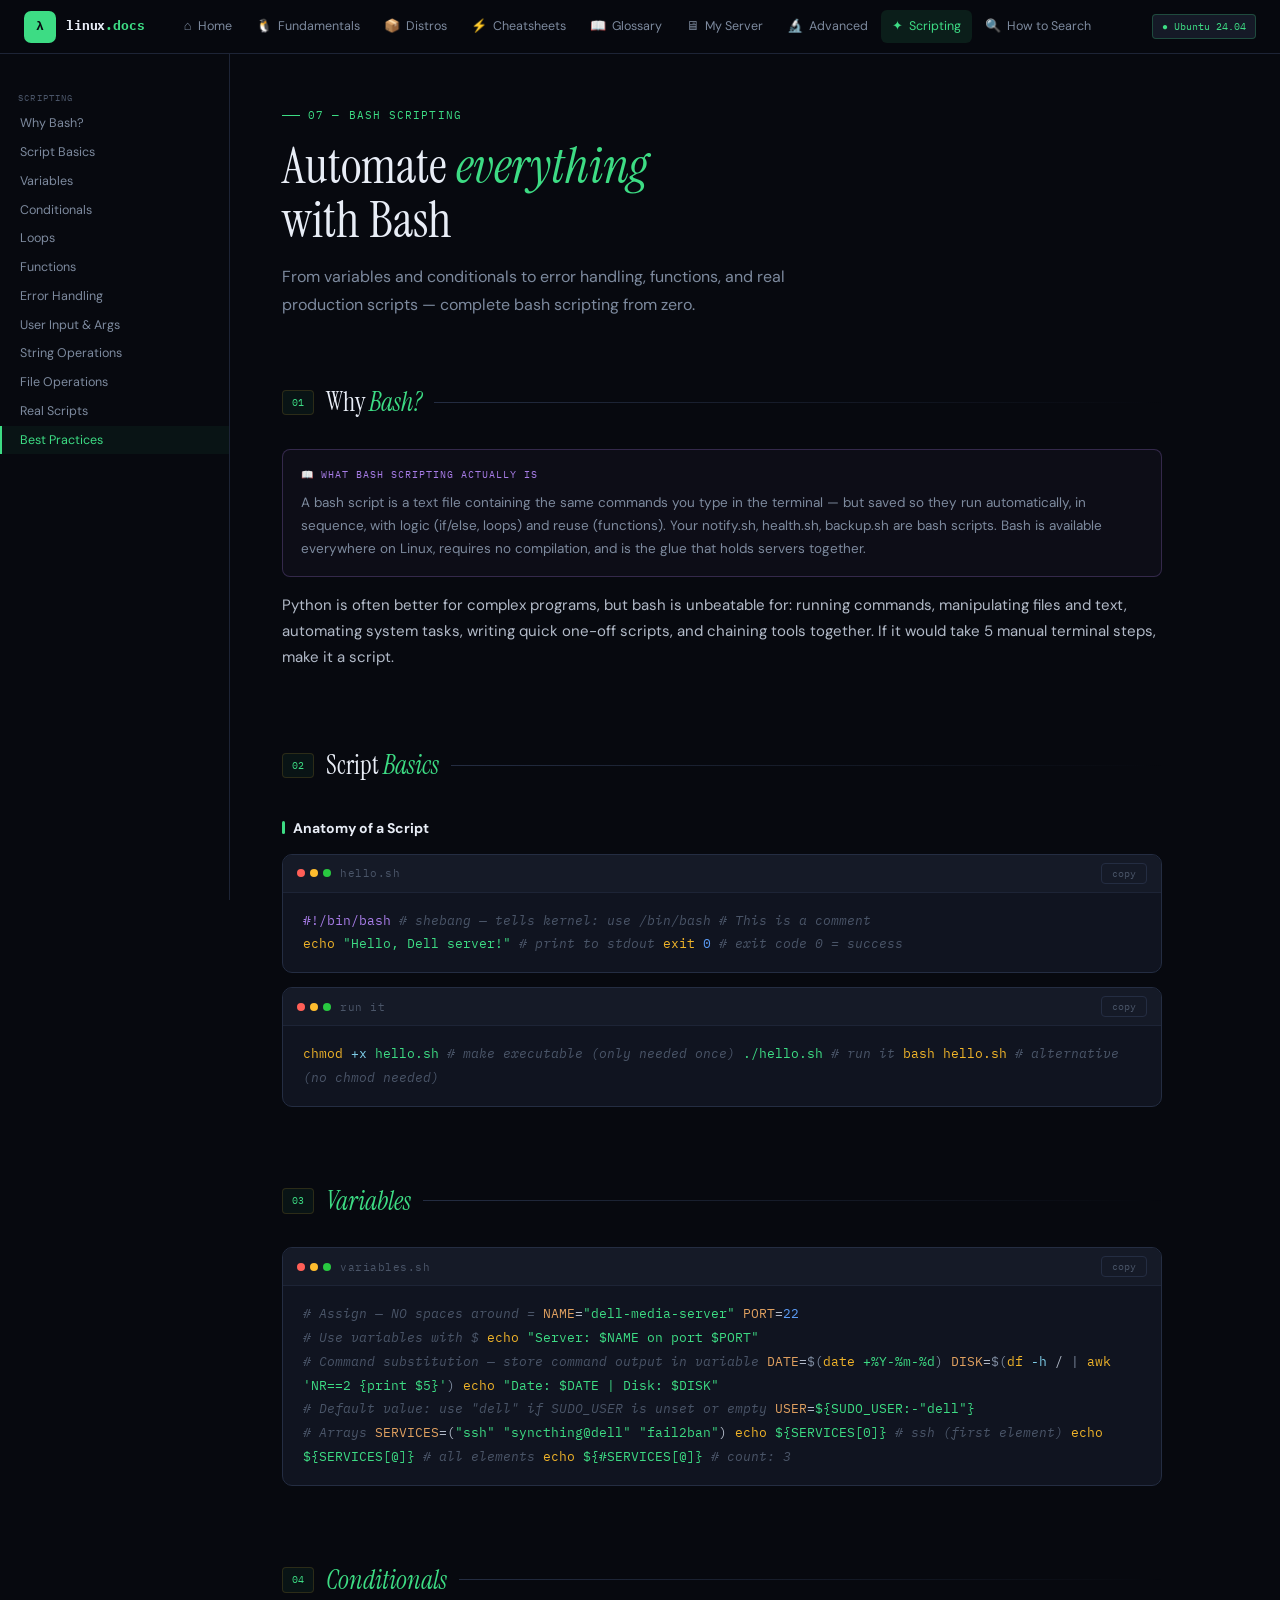
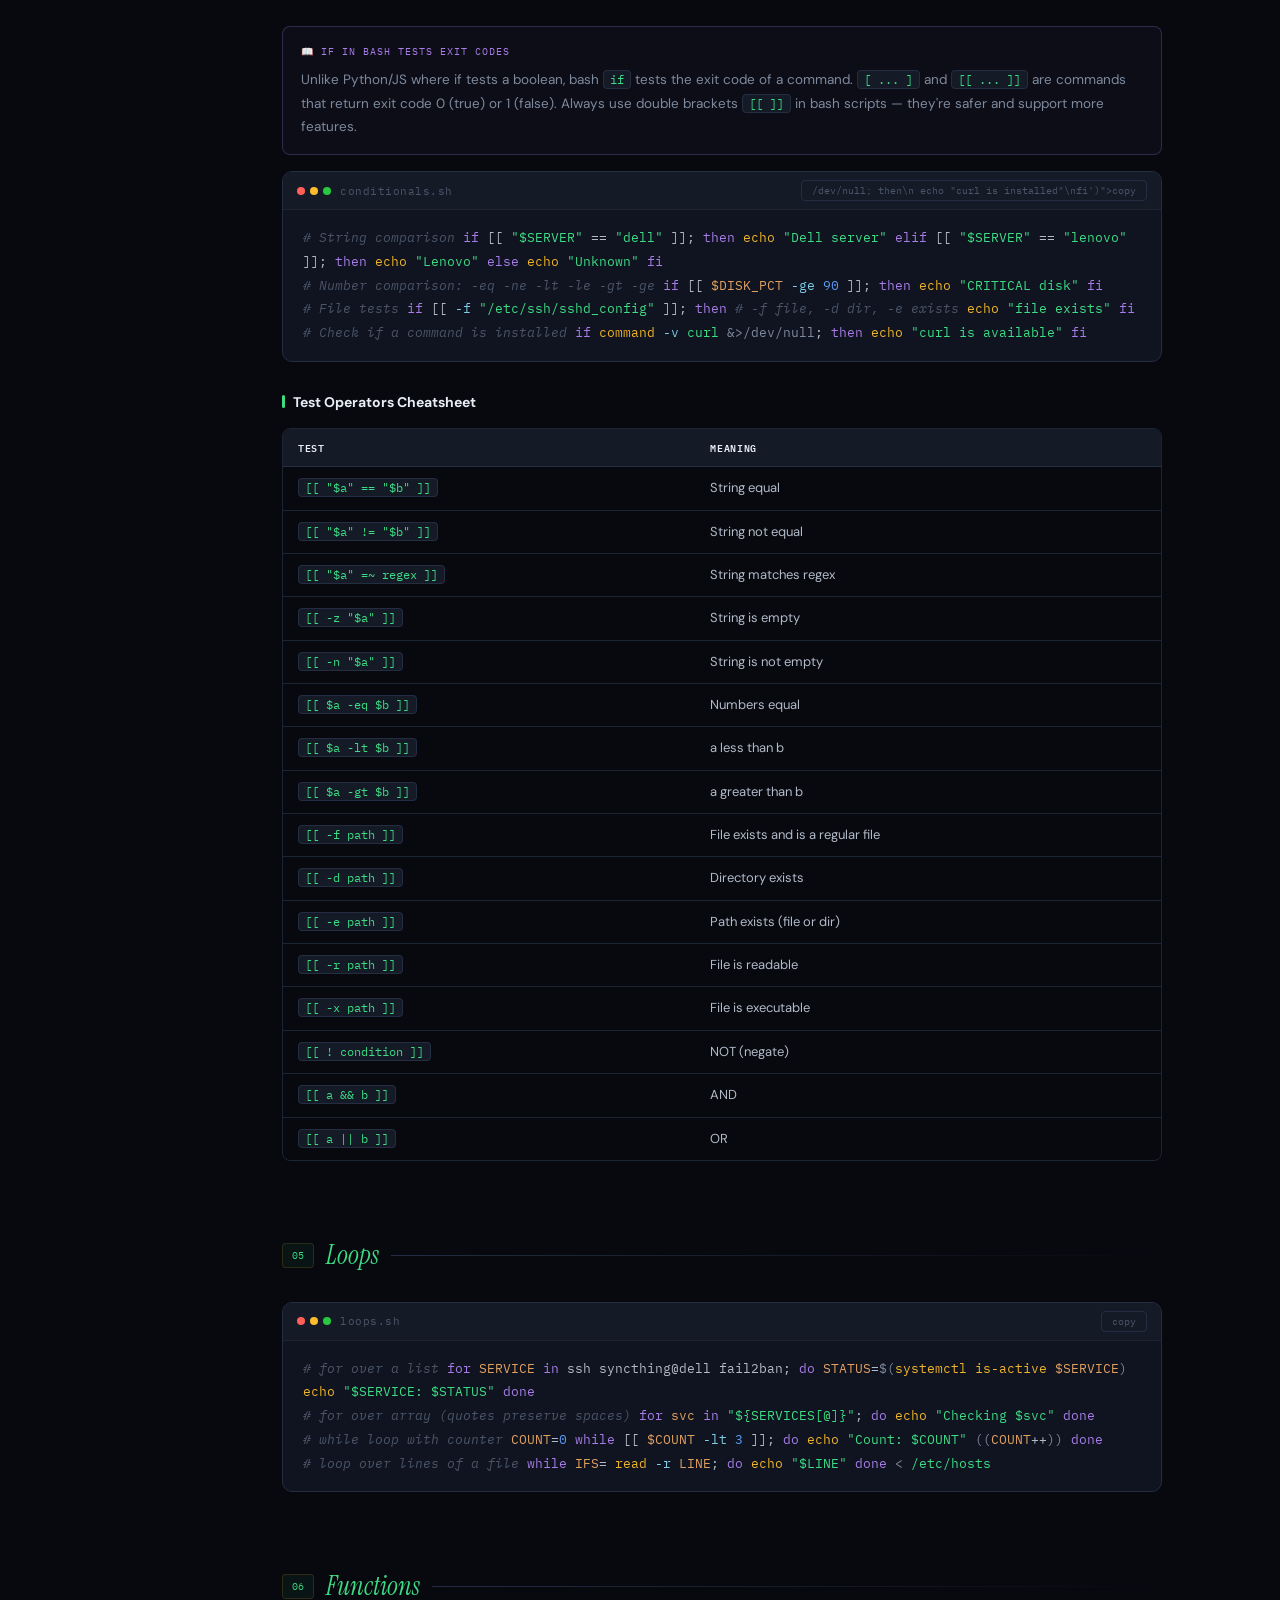
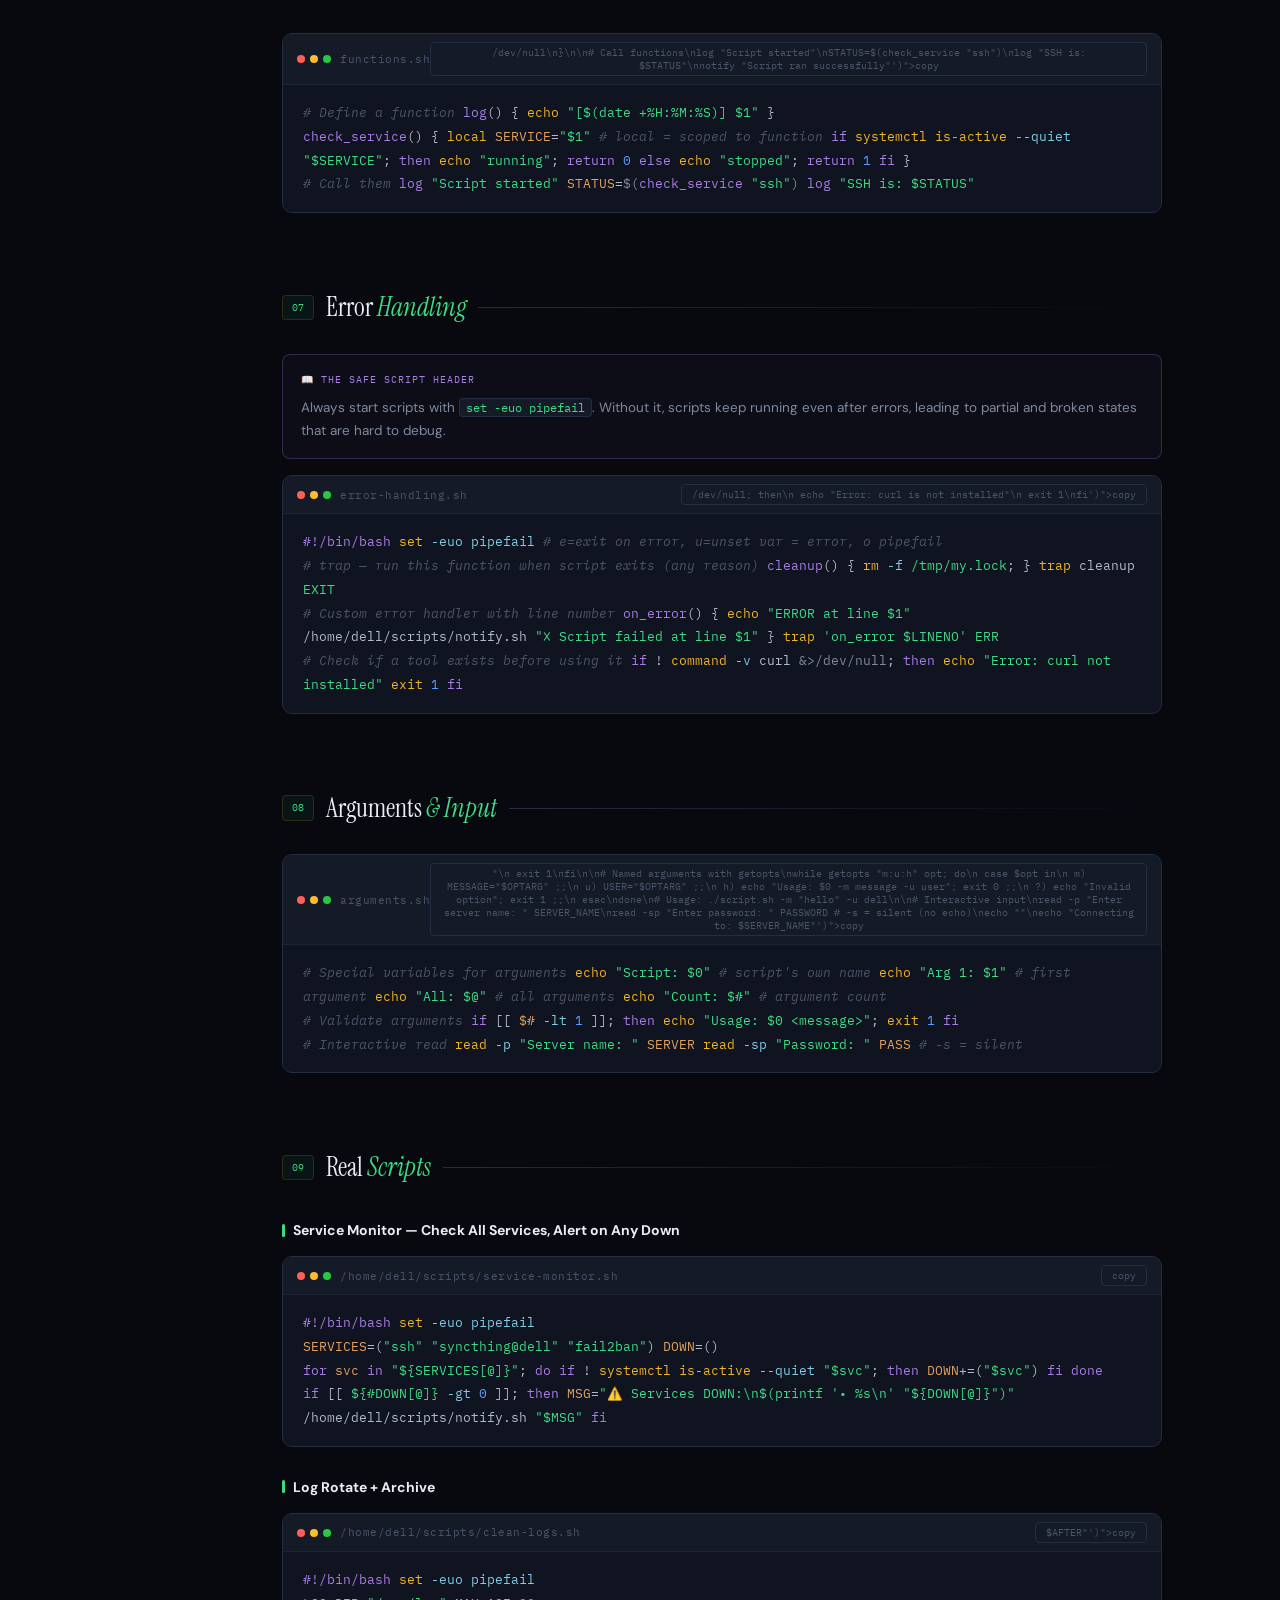
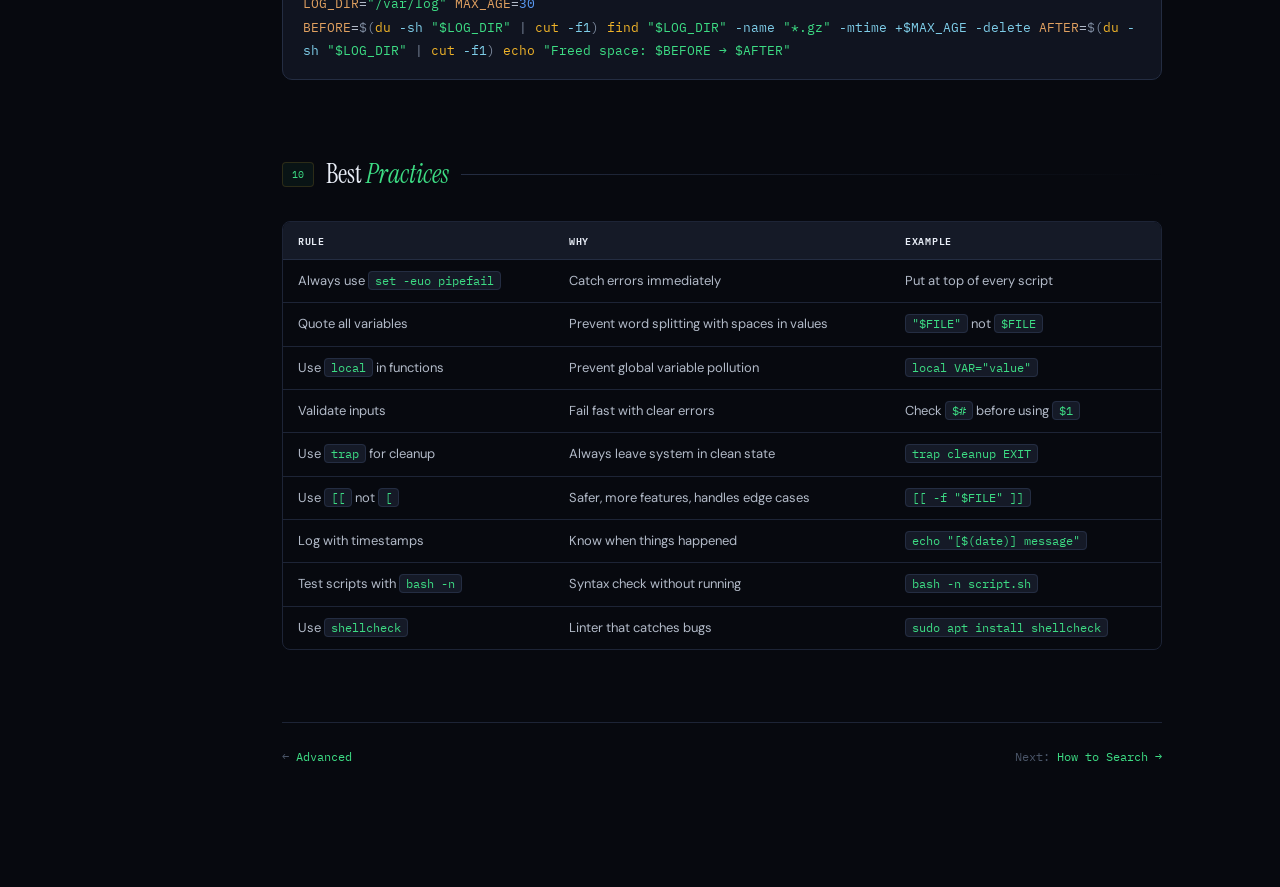
<file: scripting.html>
<!DOCTYPE html>
<html lang="en">
<head>
<meta charset="UTF-8"/><meta name="viewport" content="width=device-width, initial-scale=1.0"/>
<title>Bash Scripting — linux.docs</title>
<link rel="stylesheet" href="shared/style.css"/>
<style>
  :root{--accent:#3ddc84;--accent2:#28a860;--accent-glow:rgba(61,220,132,.10);--accent-glow2:rgba(61,220,132,.05);}
  h3::before{background:var(--green)}
</style>
</head>
<body>
<div id="progress-bar"></div><nav id="topnav"></nav><div id="mobile-drawer"></div>
<div class="page-wrap">
<aside id="toc">
  <div class="toc-section-label">Scripting</div>
  <a class="toc-link" href="#why-bash">Why Bash?</a>
  <a class="toc-link" href="#basics">Script Basics</a>
  <a class="toc-link" href="#variables">Variables</a>
  <a class="toc-link" href="#conditionals">Conditionals</a>
  <a class="toc-link" href="#loops">Loops</a>
  <a class="toc-link" href="#functions">Functions</a>
  <a class="toc-link" href="#error-handling">Error Handling</a>
  <a class="toc-link" href="#input">User Input & Args</a>
  <a class="toc-link" href="#string-ops">String Operations</a>
  <a class="toc-link" href="#file-ops">File Operations</a>
  <a class="toc-link" href="#real-scripts">Real Scripts</a>
  <a class="toc-link" href="#best-practices">Best Practices</a>
</aside>
<div class="main-content"><div class="content-inner">

<div class="page-hero">
  <div class="page-hero-eyebrow">07 — Bash Scripting</div>
  <h1>Automate <em>everything</em><br/>with Bash</h1>
  <p class="page-hero-lead">From variables and conditionals to error handling, functions, and real production scripts — complete bash scripting from zero.</p>
</div>

<div class="doc-section" id="why-bash">
  <div class="sec-header"><div class="sec-num">01</div><h2>Why <em>Bash?</em></h2><div class="sec-rule"></div></div>
  <div class="learn-box">
    <div class="learn-box-title">What bash scripting actually is</div>
    <p>A bash script is a text file containing the same commands you type in the terminal — but saved so they run automatically, in sequence, with logic (if/else, loops) and reuse (functions). Your notify.sh, health.sh, backup.sh are bash scripts. Bash is available everywhere on Linux, requires no compilation, and is the glue that holds servers together.</p>
  </div>
  <p>Python is often better for complex programs, but bash is unbeatable for: running commands, manipulating files and text, automating system tasks, writing quick one-off scripts, and chaining tools together. If it would take 5 manual terminal steps, make it a script.</p>
</div>

<div class="doc-section" id="basics">
  <div class="sec-header"><div class="sec-num">02</div><h2>Script <em>Basics</em></h2><div class="sec-rule"></div></div>
  <h3>Anatomy of a Script</h3>
  <div class="cb"><div class="cb-head"><div class="cb-left"><div class="cb-dots"><div class="cb-d" style="background:#ff5f57"></div><div class="cb-d" style="background:#febc2e"></div><div class="cb-d" style="background:#28c840"></div></div><span class="cb-lang">hello.sh</span></div><button class="copy-btn" onclick="doCopy(this,'#!/bin/bash\n# This is a comment\n# The shebang above tells the kernel which interpreter to use\n\necho \"Hello, Dell server!\"  # print to stdout\n\n# Exit code: 0 = success, non-zero = failure\nexit 0')">copy</button></div><div class="cb-body">
<span class="kw">#!/bin/bash</span>               <span class="cmt"># shebang — tells kernel: use /bin/bash</span>
<span class="cmt"># This is a comment</span>
<br/>
<span class="cmd">echo</span> <span class="str">"Hello, Dell server!"</span>  <span class="cmt"># print to stdout</span>
<span class="cmd">exit</span> <span class="num">0</span>                    <span class="cmt"># exit code 0 = success</span>
  </div></div>
  <div class="cb"><div class="cb-head"><div class="cb-left"><div class="cb-dots"><div class="cb-d" style="background:#ff5f57"></div><div class="cb-d" style="background:#febc2e"></div><div class="cb-d" style="background:#28c840"></div></div><span class="cb-lang">run it</span></div><button class="copy-btn" onclick="doCopy(this,'chmod +x hello.sh   # make executable\n./hello.sh          # run it\nbash hello.sh       # alternative (no need for chmod)')">copy</button></div><div class="cb-body">
<span class="cmd">chmod</span> <span class="flag">+x</span> <span class="path">hello.sh</span>   <span class="cmt"># make executable (only needed once)</span>
<span class="str">./hello.sh</span>          <span class="cmt"># run it</span>
<span class="cmd">bash hello.sh</span>       <span class="cmt"># alternative (no chmod needed)</span>
  </div></div>
</div>

<div class="doc-section" id="variables">
  <div class="sec-header"><div class="sec-num">03</div><h2><em>Variables</em></h2><div class="sec-rule"></div></div>
  <div class="cb"><div class="cb-head"><div class="cb-left"><div class="cb-dots"><div class="cb-d" style="background:#ff5f57"></div><div class="cb-d" style="background:#febc2e"></div><div class="cb-d" style="background:#28c840"></div></div><span class="cb-lang">variables.sh</span></div><button class="copy-btn" onclick="doCopy(this,'#!/bin/bash\n\n# Assign (no spaces around =)\nNAME=\"dell-media-server\"\nPORT=22\nIS_RUNNING=true\n\n# Use variables with $\necho "Server: $NAME"\necho "Port: $PORT"\n\n# Command substitution — store output of command\nCURRENT_DATE=$(date +%Y-%m-%d)\nDISK_USAGE=$(df -h / | awk "NR==2 {print $5}")\necho "Date: $CURRENT_DATE | Disk: $DISK_USAGE"\n\n# Default value if variable is empty\nUSER=${SUDO_USER:-"dell"}  # use dell if SUDO_USER is unset\n\n# Read-only variables\nreadonly MAX_RETRIES=3\n\n# Arrays\nSERVICES=("ssh" "syncthing@dell" "fail2ban")\necho ${SERVICES[0]}        # ssh\necho ${SERVICES[@]}        # all elements\necho ${#SERVICES[@]}       # count: 3')">copy</button></div><div class="cb-body">
<span class="cmt"># Assign — NO spaces around =</span>
<span class="var">NAME</span>=<span class="str">"dell-media-server"</span>
<span class="var">PORT</span>=<span class="num">22</span>
<br/>
<span class="cmt"># Use variables with $</span>
<span class="cmd">echo</span> <span class="str">"Server: $NAME on port $PORT"</span>
<br/>
<span class="cmt"># Command substitution — store command output in variable</span>
<span class="var">DATE</span>=<span class="op">$(</span><span class="cmd">date</span> <span class="str">+%Y-%m-%d</span><span class="op">)</span>
<span class="var">DISK</span>=<span class="op">$(</span><span class="cmd">df</span> <span class="flag">-h</span> / <span class="op">|</span> <span class="cmd">awk</span> <span class="str">'NR==2 {print $5}'</span><span class="op">)</span>
<span class="cmd">echo</span> <span class="str">"Date: $DATE | Disk: $DISK"</span>
<br/>
<span class="cmt"># Default value: use "dell" if SUDO_USER is unset or empty</span>
<span class="var">USER</span>=<span class="str">${SUDO_USER:-"dell"}</span>
<br/>
<span class="cmt"># Arrays</span>
<span class="var">SERVICES</span>=(<span class="str">"ssh"</span> <span class="str">"syncthing@dell"</span> <span class="str">"fail2ban"</span>)
<span class="cmd">echo</span> <span class="str">${SERVICES[0]}</span>    <span class="cmt"># ssh (first element)</span>
<span class="cmd">echo</span> <span class="str">${SERVICES[@]}</span>   <span class="cmt"># all elements</span>
<span class="cmd">echo</span> <span class="str">${#SERVICES[@]}</span>  <span class="cmt"># count: 3</span>
  </div></div>
</div>

<div class="doc-section" id="conditionals">
  <div class="sec-header"><div class="sec-num">04</div><h2><em>Conditionals</em></h2><div class="sec-rule"></div></div>
  <div class="learn-box">
    <div class="learn-box-title">if in bash tests exit codes</div>
    <p>Unlike Python/JS where if tests a boolean, bash <code>if</code> tests the exit code of a command. <code>[ ... ]</code> and <code>[[ ... ]]</code> are commands that return exit code 0 (true) or 1 (false). Always use double brackets <code>[[ ]]</code> in bash scripts — they're safer and support more features.</p>
  </div>
  <div class="cb"><div class="cb-head"><div class="cb-left"><div class="cb-dots"><div class="cb-d" style="background:#ff5f57"></div><div class="cb-d" style="background:#febc2e"></div><div class="cb-d" style="background:#28c840"></div></div><span class="cb-lang">conditionals.sh</span></div><button class="copy-btn" onclick="doCopy(this,'#!/bin/bash\n\n# String comparison\nSERVER="dell"\nif [[ "$SERVER" == "dell" ]]; then\n  echo "This is the Dell server"\nelif [[ "$SERVER" == "lenovo" ]]; then\n  echo "This is the Lenovo"\nelse\n  echo "Unknown machine"\nfi\n\n# Number comparison\nDISK_PCT=85\nif [[ $DISK_PCT -ge 90 ]]; then\n  echo "CRITICAL: disk full"\nelif [[ $DISK_PCT -ge 80 ]]; then\n  echo "WARNING: disk getting full"\nfi\n\n# File/directory tests\nif [[ -f "/etc/ssh/sshd_config" ]]; then\n  echo "SSH config exists"\nfi\nif [[ -d "/home/dell/scripts" ]]; then\n  echo "Scripts dir exists"\nfi\nif [[ ! -f "/tmp/lockfile" ]]; then\n  echo "No lockfile — safe to proceed"\nfi\n\n# Check if command exists\nif command -v curl &>/dev/null; then\n  echo "curl is installed"\nfi')">copy</button></div><div class="cb-body">
<span class="cmt"># String comparison</span>
<span class="kw">if</span> [[ <span class="str">"$SERVER"</span> == <span class="str">"dell"</span> ]]; <span class="kw">then</span>
  <span class="cmd">echo</span> <span class="str">"Dell server"</span>
<span class="kw">elif</span> [[ <span class="str">"$SERVER"</span> == <span class="str">"lenovo"</span> ]]; <span class="kw">then</span>
  <span class="cmd">echo</span> <span class="str">"Lenovo"</span>
<span class="kw">else</span>
  <span class="cmd">echo</span> <span class="str">"Unknown"</span>
<span class="kw">fi</span>
<br/>
<span class="cmt"># Number comparison: -eq -ne -lt -le -gt -ge</span>
<span class="kw">if</span> [[ <span class="var">$DISK_PCT</span> <span class="flag">-ge</span> <span class="num">90</span> ]]; <span class="kw">then</span>
  <span class="cmd">echo</span> <span class="str">"CRITICAL disk"</span>
<span class="kw">fi</span>
<br/>
<span class="cmt"># File tests</span>
<span class="kw">if</span> [[ <span class="flag">-f</span> <span class="str">"/etc/ssh/sshd_config"</span> ]]; <span class="kw">then</span>  <span class="cmt"># -f file, -d dir, -e exists</span>
  <span class="cmd">echo</span> <span class="str">"file exists"</span>
<span class="kw">fi</span>
<br/>
<span class="cmt"># Check if a command is installed</span>
<span class="kw">if</span> <span class="cmd">command</span> <span class="flag">-v</span> <span class="str">curl</span> <span class="op">&>/dev/null</span>; <span class="kw">then</span>
  <span class="cmd">echo</span> <span class="str">"curl is available"</span>
<span class="kw">fi</span>
  </div></div>

  <h3>Test Operators Cheatsheet</h3>
  <div class="table-wrap"><table>
    <thead><tr><th>Test</th><th>Meaning</th></tr></thead>
    <tbody>
      <tr><td><code>[[ "$a" == "$b" ]]</code></td><td>String equal</td></tr>
      <tr><td><code>[[ "$a" != "$b" ]]</code></td><td>String not equal</td></tr>
      <tr><td><code>[[ "$a" =~ regex ]]</code></td><td>String matches regex</td></tr>
      <tr><td><code>[[ -z "$a" ]]</code></td><td>String is empty</td></tr>
      <tr><td><code>[[ -n "$a" ]]</code></td><td>String is not empty</td></tr>
      <tr><td><code>[[ $a -eq $b ]]</code></td><td>Numbers equal</td></tr>
      <tr><td><code>[[ $a -lt $b ]]</code></td><td>a less than b</td></tr>
      <tr><td><code>[[ $a -gt $b ]]</code></td><td>a greater than b</td></tr>
      <tr><td><code>[[ -f path ]]</code></td><td>File exists and is a regular file</td></tr>
      <tr><td><code>[[ -d path ]]</code></td><td>Directory exists</td></tr>
      <tr><td><code>[[ -e path ]]</code></td><td>Path exists (file or dir)</td></tr>
      <tr><td><code>[[ -r path ]]</code></td><td>File is readable</td></tr>
      <tr><td><code>[[ -x path ]]</code></td><td>File is executable</td></tr>
      <tr><td><code>[[ ! condition ]]</code></td><td>NOT (negate)</td></tr>
      <tr><td><code>[[ a && b ]]</code></td><td>AND</td></tr>
      <tr><td><code>[[ a || b ]]</code></td><td>OR</td></tr>
    </tbody>
  </table></div>
</div>

<div class="doc-section" id="loops">
  <div class="sec-header"><div class="sec-num">05</div><h2><em>Loops</em></h2><div class="sec-rule"></div></div>
  <div class="cb"><div class="cb-head"><div class="cb-left"><div class="cb-dots"><div class="cb-d" style="background:#ff5f57"></div><div class="cb-d" style="background:#febc2e"></div><div class="cb-d" style="background:#28c840"></div></div><span class="cb-lang">loops.sh</span></div><button class="copy-btn" onclick="doCopy(this,'#!/bin/bash\n\n# for loop — over a list\nfor SERVICE in ssh syncthing@dell fail2ban; do\n  STATUS=$(systemctl is-active $SERVICE)\n  echo "$SERVICE: $STATUS"\ndone\n\n# for loop — over array\nSERVICES=("ssh" "syncthing@dell" "fail2ban")\nfor svc in "${SERVICES[@]}"; do\n  echo "Checking $svc..."\ndone\n\n# for loop — C-style with counter\nfor ((i=1; i<=5; i++)); do\n  echo "Attempt $i"\ndone\n\n# while loop\nCOUNT=0\nwhile [[ $COUNT -lt 3 ]]; do\n  echo "Count: $COUNT"\n  ((COUNT++))\ndone\n\n# Loop over files\nfor FILE in /home/dell/scripts/*.sh; do\n  echo "Script: $FILE"\ndone\n\n# Loop over lines of a file\nwhile IFS= read -r LINE; do\n  echo "Line: $LINE"\ndone < /etc/hosts\n\n# break and continue\nfor i in 1 2 3 4 5; do\n  [[ $i -eq 3 ]] && continue  # skip 3\n  [[ $i -eq 5 ]] && break     # stop at 5\n  echo $i\ndone')">copy</button></div><div class="cb-body">
<span class="cmt"># for over a list</span>
<span class="kw">for</span> <span class="var">SERVICE</span> <span class="kw">in</span> ssh syncthing@dell fail2ban; <span class="kw">do</span>
  <span class="var">STATUS</span>=<span class="op">$(</span><span class="cmd">systemctl is-active</span> <span class="var">$SERVICE</span><span class="op">)</span>
  <span class="cmd">echo</span> <span class="str">"$SERVICE: $STATUS"</span>
<span class="kw">done</span>
<br/>
<span class="cmt"># for over array (quotes preserve spaces)</span>
<span class="kw">for</span> <span class="var">svc</span> <span class="kw">in</span> <span class="str">"${SERVICES[@]}"</span>; <span class="kw">do</span>
  <span class="cmd">echo</span> <span class="str">"Checking $svc"</span>
<span class="kw">done</span>
<br/>
<span class="cmt"># while loop with counter</span>
<span class="var">COUNT</span>=<span class="num">0</span>
<span class="kw">while</span> [[ <span class="var">$COUNT</span> <span class="flag">-lt</span> <span class="num">3</span> ]]; <span class="kw">do</span>
  <span class="cmd">echo</span> <span class="str">"Count: $COUNT"</span>
  <span class="op">((</span><span class="var">COUNT</span>++<span class="op">))</span>
<span class="kw">done</span>
<br/>
<span class="cmt"># loop over lines of a file</span>
<span class="kw">while</span> <span class="var">IFS</span>= <span class="cmd">read</span> <span class="flag">-r</span> <span class="var">LINE</span>; <span class="kw">do</span>
  <span class="cmd">echo</span> <span class="str">"$LINE"</span>
<span class="kw">done</span> <span class="op"><</span> <span class="path">/etc/hosts</span>
  </div></div>
</div>

<div class="doc-section" id="functions">
  <div class="sec-header"><div class="sec-num">06</div><h2><em>Functions</em></h2><div class="sec-rule"></div></div>
  <div class="cb"><div class="cb-head"><div class="cb-left"><div class="cb-dots"><div class="cb-d" style="background:#ff5f57"></div><div class="cb-d" style="background:#febc2e"></div><div class="cb-d" style="background:#28c840"></div></div><span class="cb-lang">functions.sh</span></div><button class="copy-btn" onclick="doCopy(this,'#!/bin/bash\n\n# Define a function\nlog() {\n  echo "[$(date +%H:%M:%S)] $1"\n}\n\n# Function with return value (via exit code or stdout)\ncheck_service() {\n  local SERVICE="$1"  # local = only exists inside function\n  if systemctl is-active --quiet "$SERVICE"; then\n    echo "running"\n    return 0\n  else\n    echo "stopped"\n    return 1\n  fi\n}\n\n# Function that sends Telegram notification\nnotify() {\n  local MESSAGE="$1"\n  curl -s -X POST \\\n    "https://api.telegram.org/bot${BOT_TOKEN}/sendMessage" \\\n    -d chat_id="${CHAT_ID}" \\\n    -d text="${MESSAGE}" > /dev/null\n}\n\n# Call functions\nlog "Script started"\nSTATUS=$(check_service "ssh")\nlog "SSH is: $STATUS"\nnotify "Script ran successfully"')">copy</button></div><div class="cb-body">
<span class="cmt"># Define a function</span>
<span class="kw">log</span>() {
  <span class="cmd">echo</span> <span class="str">"[$(date +%H:%M:%S)] $1"</span>
}
<br/>
<span class="kw">check_service</span>() {
  <span class="cmd">local</span> <span class="var">SERVICE</span>=<span class="str">"$1"</span>   <span class="cmt"># local = scoped to function</span>
  <span class="kw">if</span> <span class="cmd">systemctl is-active</span> <span class="flag">--quiet</span> <span class="str">"$SERVICE"</span>; <span class="kw">then</span>
    <span class="cmd">echo</span> <span class="str">"running"</span>; <span class="kw">return</span> <span class="num">0</span>
  <span class="kw">else</span>
    <span class="cmd">echo</span> <span class="str">"stopped"</span>; <span class="kw">return</span> <span class="num">1</span>
  <span class="kw">fi</span>
}
<br/>
<span class="cmt"># Call them</span>
<span class="kw">log</span> <span class="str">"Script started"</span>
<span class="var">STATUS</span>=<span class="op">$(</span><span class="kw">check_service</span> <span class="str">"ssh"</span><span class="op">)</span>
<span class="kw">log</span> <span class="str">"SSH is: $STATUS"</span>
  </div></div>
</div>

<div class="doc-section" id="error-handling">
  <div class="sec-header"><div class="sec-num">07</div><h2>Error <em>Handling</em></h2><div class="sec-rule"></div></div>
  <div class="learn-box">
    <div class="learn-box-title">The safe script header</div>
    <p>Always start scripts with <code>set -euo pipefail</code>. Without it, scripts keep running even after errors, leading to partial and broken states that are hard to debug.</p>
  </div>
  <div class="cb"><div class="cb-head"><div class="cb-left"><div class="cb-dots"><div class="cb-d" style="background:#ff5f57"></div><div class="cb-d" style="background:#febc2e"></div><div class="cb-d" style="background:#28c840"></div></div><span class="cb-lang">error-handling.sh</span></div><button class="copy-btn" onclick="doCopy(this,'#!/bin/bash\nset -e          # exit on any error\nset -u          # error on undefined variable\nset -o pipefail # pipe fails if any part fails\n# Or all at once:\nset -euo pipefail\n\n# Trap — run cleanup code on exit\ncleanup() {\n  echo "Cleaning up..."\n  rm -f /tmp/my_lockfile\n}\ntrap cleanup EXIT   # runs cleanup() when script exits for any reason\ntrap cleanup ERR    # also run on errors\n\n# Custom error handler\nerror_handler() {\n  echo "ERROR on line $1"\n  notify.sh "❌ Script failed on line $1"\n  exit 1\n}\ntrap \'error_handler $LINENO\' ERR\n\n# Safe way to remove files (check first)\nFILE="/tmp/test"\n[[ -f "$FILE" ]] && rm "$FILE"\n\n# Check command success explicitly\nif ! command -v curl &>/dev/null; then\n  echo "Error: curl is not installed"\n  exit 1\nfi')">copy</button></div><div class="cb-body">
<span class="kw">#!/bin/bash</span>
<span class="cmd">set</span> <span class="flag">-euo pipefail</span>   <span class="cmt"># e=exit on error, u=unset var = error, o pipefail</span>
<br/>
<span class="cmt"># trap — run this function when script exits (any reason)</span>
<span class="kw">cleanup</span>() { <span class="cmd">rm</span> <span class="flag">-f</span> <span class="path">/tmp/my.lock</span>; }
<span class="cmd">trap</span> cleanup <span class="str">EXIT</span>
<br/>
<span class="cmt"># Custom error handler with line number</span>
<span class="kw">on_error</span>() {
  <span class="cmd">echo</span> <span class="str">"ERROR at line $1"</span>
  /home/dell/scripts/notify.sh <span class="str">"❌ Script failed at line $1"</span>
}
<span class="cmd">trap</span> <span class="str">'on_error $LINENO'</span> <span class="str">ERR</span>
<br/>
<span class="cmt"># Check if a tool exists before using it</span>
<span class="kw">if</span> ! <span class="cmd">command</span> <span class="flag">-v</span> curl <span class="op">&>/dev/null</span>; <span class="kw">then</span>
  <span class="cmd">echo</span> <span class="str">"Error: curl not installed"</span>
  <span class="cmd">exit</span> <span class="num">1</span>
<span class="kw">fi</span>
  </div></div>
</div>

<div class="doc-section" id="input">
  <div class="sec-header"><div class="sec-num">08</div><h2>Arguments <em>&amp; Input</em></h2><div class="sec-rule"></div></div>
  <div class="cb"><div class="cb-head"><div class="cb-left"><div class="cb-dots"><div class="cb-d" style="background:#ff5f57"></div><div class="cb-d" style="background:#febc2e"></div><div class="cb-d" style="background:#28c840"></div></div><span class="cb-lang">arguments.sh</span></div><button class="copy-btn" onclick="doCopy(this,'#!/bin/bash\n# Run: ./script.sh arg1 arg2 arg3\n\necho "Script name: $0"\necho "First arg:   $1"\necho "Second arg:  $2"\necho "All args:    $@"\necho "Arg count:   $#"\n\n# Validate arguments\nif [[ $# -lt 1 ]]; then\n  echo "Usage: $0 <message>"\n  exit 1\nfi\n\n# Named arguments with getopts\nwhile getopts "m:u:h" opt; do\n  case $opt in\n    m) MESSAGE="$OPTARG" ;;\n    u) USER="$OPTARG" ;;\n    h) echo "Usage: $0 -m message -u user"; exit 0 ;;\n    ?) echo "Invalid option"; exit 1 ;;\n  esac\ndone\n# Usage: ./script.sh -m "hello" -u dell\n\n# Interactive input\nread -p "Enter server name: " SERVER_NAME\nread -sp "Enter password: " PASSWORD  # -s = silent (no echo)\necho ""\necho "Connecting to: $SERVER_NAME"')">copy</button></div><div class="cb-body">
<span class="cmt"># Special variables for arguments</span>
<span class="cmd">echo</span> <span class="str">"Script: $0"</span>      <span class="cmt"># script's own name</span>
<span class="cmd">echo</span> <span class="str">"Arg 1: $1"</span>       <span class="cmt"># first argument</span>
<span class="cmd">echo</span> <span class="str">"All:   $@"</span>       <span class="cmt"># all arguments</span>
<span class="cmd">echo</span> <span class="str">"Count: $#"</span>       <span class="cmt"># argument count</span>
<br/>
<span class="cmt"># Validate arguments</span>
<span class="kw">if</span> [[ <span class="var">$#</span> <span class="flag">-lt</span> <span class="num">1</span> ]]; <span class="kw">then</span>
  <span class="cmd">echo</span> <span class="str">"Usage: $0 &lt;message&gt;"</span>; <span class="cmd">exit</span> <span class="num">1</span>
<span class="kw">fi</span>
<br/>
<span class="cmt"># Interactive read</span>
<span class="cmd">read</span> <span class="flag">-p</span> <span class="str">"Server name: "</span> <span class="var">SERVER</span>
<span class="cmd">read</span> <span class="flag">-sp</span> <span class="str">"Password: "</span> <span class="var">PASS</span>   <span class="cmt"># -s = silent</span>
  </div></div>
</div>

<div class="doc-section" id="real-scripts">
  <div class="sec-header"><div class="sec-num">09</div><h2>Real <em>Scripts</em></h2><div class="sec-rule"></div></div>
  <h3>Service Monitor — Check All Services, Alert on Any Down</h3>
  <div class="cb"><div class="cb-head"><div class="cb-left"><div class="cb-dots"><div class="cb-d" style="background:#ff5f57"></div><div class="cb-d" style="background:#febc2e"></div><div class="cb-d" style="background:#28c840"></div></div><span class="cb-lang">/home/dell/scripts/service-monitor.sh</span></div><button class="copy-btn" onclick="doCopy(this,'#!/bin/bash\nset -euo pipefail\n\nSERVICES=("ssh" "syncthing@dell" "fail2ban")\nDOWN_SERVICES=()\n\nfor svc in "${SERVICES[@]}"; do\n  if ! systemctl is-active --quiet "$svc"; then\n    DOWN_SERVICES+=("$svc")\n  fi\ndone\n\nif [[ ${#DOWN_SERVICES[@]} -gt 0 ]]; then\n  MSG="⚠️ Services DOWN on dell-media-server:\\n"\n  for svc in "${DOWN_SERVICES[@]}"; do\n    MSG+="• $svc\\n"\n  done\n  /home/dell/scripts/notify.sh "$MSG"\nfi')">copy</button></div><div class="cb-body">
<span class="kw">#!/bin/bash</span>
<span class="cmd">set</span> <span class="flag">-euo pipefail</span>
<br/>
<span class="var">SERVICES</span>=(<span class="str">"ssh"</span> <span class="str">"syncthing@dell"</span> <span class="str">"fail2ban"</span>)
<span class="var">DOWN</span>=()
<br/>
<span class="kw">for</span> <span class="var">svc</span> <span class="kw">in</span> <span class="str">"${SERVICES[@]}"</span>; <span class="kw">do</span>
  <span class="kw">if</span> ! <span class="cmd">systemctl is-active</span> <span class="flag">--quiet</span> <span class="str">"$svc"</span>; <span class="kw">then</span>
    <span class="var">DOWN</span>+=(<span class="str">"$svc"</span>)
  <span class="kw">fi</span>
<span class="kw">done</span>
<br/>
<span class="kw">if</span> [[ <span class="str">${#DOWN[@]}</span> <span class="flag">-gt</span> <span class="num">0</span> ]]; <span class="kw">then</span>
  <span class="var">MSG</span>=<span class="str">"⚠️ Services DOWN:\n$(printf '• %s\n' "${DOWN[@]}")"</span>
  /home/dell/scripts/notify.sh <span class="str">"$MSG"</span>
<span class="kw">fi</span>
  </div></div>

  <h3>Log Rotate + Archive</h3>
  <div class="cb"><div class="cb-head"><div class="cb-left"><div class="cb-dots"><div class="cb-d" style="background:#ff5f57"></div><div class="cb-d" style="background:#febc2e"></div><div class="cb-d" style="background:#28c840"></div></div><span class="cb-lang">/home/dell/scripts/clean-logs.sh</span></div><button class="copy-btn" onclick="doCopy(this,'#!/bin/bash\nset -euo pipefail\n\nLOG_DIR="/var/log"\nMAX_AGE=30  # days\n\necho "[$(date)] Cleaning logs older than $MAX_AGE days..."\nBEFORE=$(du -sh "$LOG_DIR" | cut -f1)\n\n# Delete old compressed logs\nfind "$LOG_DIR" -name "*.gz" -mtime +$MAX_AGE -delete\nfind "$LOG_DIR" -name "*.1" -mtime +$MAX_AGE -delete\n\nAFTER=$(du -sh "$LOG_DIR" | cut -f1)\necho "[$(date)] Done. $LOG_DIR: $BEFORE -> $AFTER"')">copy</button></div><div class="cb-body">
<span class="kw">#!/bin/bash</span>
<span class="cmd">set</span> <span class="flag">-euo pipefail</span>
<br/>
<span class="var">LOG_DIR</span>=<span class="str">"/var/log"</span>
<span class="var">MAX_AGE</span>=<span class="num">30</span>
<br/>
<span class="var">BEFORE</span>=<span class="op">$(</span><span class="cmd">du</span> <span class="flag">-sh</span> <span class="str">"$LOG_DIR"</span> <span class="op">|</span> <span class="cmd">cut</span> <span class="flag">-f1</span><span class="op">)</span>
<span class="cmd">find</span> <span class="str">"$LOG_DIR"</span> <span class="flag">-name</span> <span class="str">"*.gz"</span> <span class="flag">-mtime +$MAX_AGE -delete</span>
<span class="var">AFTER</span>=<span class="op">$(</span><span class="cmd">du</span> <span class="flag">-sh</span> <span class="str">"$LOG_DIR"</span> <span class="op">|</span> <span class="cmd">cut</span> <span class="flag">-f1</span><span class="op">)</span>
<span class="cmd">echo</span> <span class="str">"Freed space: $BEFORE → $AFTER"</span>
  </div></div>
</div>

<div class="doc-section" id="best-practices">
  <div class="sec-header"><div class="sec-num">10</div><h2>Best <em>Practices</em></h2><div class="sec-rule"></div></div>
  <div class="table-wrap"><table>
    <thead><tr><th>Rule</th><th>Why</th><th>Example</th></tr></thead>
    <tbody>
      <tr><td>Always use <code>set -euo pipefail</code></td><td>Catch errors immediately</td><td>Put at top of every script</td></tr>
      <tr><td>Quote all variables</td><td>Prevent word splitting with spaces in values</td><td><code>"$FILE"</code> not <code>$FILE</code></td></tr>
      <tr><td>Use <code>local</code> in functions</td><td>Prevent global variable pollution</td><td><code>local VAR="value"</code></td></tr>
      <tr><td>Validate inputs</td><td>Fail fast with clear errors</td><td>Check <code>$#</code> before using <code>$1</code></td></tr>
      <tr><td>Use <code>trap</code> for cleanup</td><td>Always leave system in clean state</td><td><code>trap cleanup EXIT</code></td></tr>
      <tr><td>Use <code>[[</code> not <code>[</code></td><td>Safer, more features, handles edge cases</td><td><code>[[ -f "$FILE" ]]</code></td></tr>
      <tr><td>Log with timestamps</td><td>Know when things happened</td><td><code>echo "[$(date)] message"</code></td></tr>
      <tr><td>Test scripts with <code>bash -n</code></td><td>Syntax check without running</td><td><code>bash -n script.sh</code></td></tr>
      <tr><td>Use <code>shellcheck</code></td><td>Linter that catches bugs</td><td><code>sudo apt install shellcheck</code></td></tr>
    </tbody>
  </table></div>
</div>

<div class="doc-footer">
  <div>← <a href="advanced.html">Advanced</a></div>
  <div>Next: <a href="how-to-search.html">How to Search →</a></div>
</div>

</div></div>
</div>
<script src="shared/nav.js"></script>
</body>
</html>
</file>
<file: shared/style.css>
/* ═══════════════════════════════════════════════════
   LINUX DOCS — SHARED STYLESHEET
   All pages import this. Each page sets --page-accent.
═══════════════════════════════════════════════════ */

@import url('https://fonts.googleapis.com/css2?family=IBM+Plex+Mono:ital,wght@0,300;0,400;0,600;0,700;1,400&family=Instrument+Serif:ital@0;1&family=DM+Sans:wght@300;400;500;600;700&display=swap');

:root {
  /* Core palette */
  --bg:        #07090f;
  --bg2:       #0c0f18;
  --surface:   #101420;
  --surface2:  #151a27;
  --surface3:  #1b2131;
  --border:    #1d2436;
  --border2:   #242d42;
  --border3:   #2d384f;

  /* Text */
  --bright:    #e8edf6;
  --text:      #b2bac8;
  --text2:     #7d8a9e;
  --text3:     #4a5568;

  /* Accents */
  --green:     #3ddc84;
  --green2:    #28a860;
  --amber:     #f0b429;
  --amber2:    #c48b12;
  --blue:      #5b9cf6;
  --blue2:     #3b7ae0;
  --red:       #e05565;
  --red2:      #b83a48;
  --cyan:      #38d5e0;
  --purple:    #a87de8;
  --purple2:   #7c56c0;

  /* Page accent — overridden per page */
  --accent:    #f0b429;
  --accent2:   #c48b12;
  --accent-glow: rgba(240,180,41,0.10);
  --accent-glow2: rgba(240,180,41,0.05);

  /* Typography */
  --mono:    'IBM Plex Mono', monospace;
  --serif:   'Instrument Serif', serif;
  --sans:    'DM Sans', sans-serif;

  /* Layout */
  --nav-h:   54px;
  --content-max: 880px;
}

/* ── RESET ────────────────────────────────── */
*, *::before, *::after { box-sizing: border-box; margin: 0; padding: 0; }
html { scroll-behavior: smooth; }
body {
  background: var(--bg);
  color: var(--text);
  font-family: var(--sans);
  font-size: 15px;
  line-height: 1.72;
  min-height: 100vh;
}

/* ── SCROLLBARS ──────────────────────────── */
::-webkit-scrollbar { width: 5px; height: 5px; }
::-webkit-scrollbar-track { background: transparent; }
::-webkit-scrollbar-thumb { background: var(--border2); border-radius: 3px; }
::-webkit-scrollbar-thumb:hover { background: var(--border3); }

/* ═══════════════════════════════════════════
   TOP NAV
═══════════════════════════════════════════ */
#topnav {
  position: fixed; top: 0; left: 0; right: 0;
  height: var(--nav-h);
  background: rgba(7,9,15,.94);
  backdrop-filter: blur(16px);
  border-bottom: 1px solid var(--border);
  display: flex; align-items: center;
  padding: 0 24px;
  gap: 0;
  z-index: 999;
}
.nav-logo {
  display: flex; align-items: center; gap: 10px;
  text-decoration: none; margin-right: 28px; flex-shrink: 0;
}
.nav-logo-mark {
  width: 32px; height: 32px; border-radius: 7px;
  background: var(--accent);
  display: flex; align-items: center; justify-content: center;
  font-family: var(--mono); font-weight: 700; font-size: 13px;
  color: var(--bg); flex-shrink: 0;
}
.nav-logo-text {
  font-family: var(--mono); font-size: 13px; font-weight: 700;
  color: var(--bright); letter-spacing: -.01em;
}
.nav-logo-text span { color: var(--accent); }

.nav-links {
  display: flex; align-items: center; gap: 2px; flex: 1;
  overflow-x: auto; scrollbar-width: none;
}
.nav-links::-webkit-scrollbar { display: none; }
.nav-link {
  display: flex; align-items: center; gap: 6px;
  padding: 5px 11px; border-radius: 6px;
  font-size: 12.5px; color: var(--text2);
  text-decoration: none; white-space: nowrap;
  transition: color .13s, background .13s;
  flex-shrink: 0;
}
.nav-link:hover { color: var(--bright); background: var(--surface2); }
.nav-link.active { color: var(--accent); background: var(--accent-glow); }
.nav-link-icon { font-size: 13px; }

.nav-right { display: flex; align-items: center; gap: 10px; margin-left: auto; flex-shrink: 0; }
.nav-badge {
  font-family: var(--mono); font-size: 10px;
  padding: 3px 9px; border-radius: 4px;
  background: var(--surface2); color: var(--text2);
  border: 1px solid var(--border2);
}
.nav-badge.on { color: var(--green); border-color: rgba(61,220,132,.25); }

.hamburger {
  display: none; background: none; border: 1px solid var(--border2);
  color: var(--text); padding: 5px 9px; border-radius: 6px;
  cursor: pointer; font-size: 15px; flex-shrink: 0;
}

/* Mobile nav drawer */
#mobile-drawer {
  display: none; position: fixed; inset: 0; z-index: 998;
  padding-top: var(--nav-h);
}
#mobile-drawer.open { display: block; }
#mobile-drawer-bg { position: absolute; inset: 0; background: rgba(0,0,0,.7); }
#mobile-drawer-panel {
  position: relative; z-index: 1;
  background: var(--surface); border-right: 1px solid var(--border);
  width: 240px; height: 100%;
  padding: 16px 0;
  overflow-y: auto;
}
.mobile-nav-link {
  display: flex; align-items: center; gap: 9px;
  padding: 10px 20px; color: var(--text2);
  text-decoration: none; font-size: 14px;
  transition: color .12s, background .12s;
}
.mobile-nav-link:hover { color: var(--bright); background: var(--surface2); }
.mobile-nav-link.active { color: var(--accent); background: var(--accent-glow); }

/* Progress bar */
#progress-bar {
  position: fixed; top: 0; left: 0; height: 2px;
  background: var(--accent);
  box-shadow: 0 0 10px var(--accent);
  z-index: 1000; pointer-events: none;
  transition: width .08s linear;
}

/* ═══════════════════════════════════════════
   PAGE LAYOUT
═══════════════════════════════════════════ */
.page-wrap {
  display: flex;
  padding-top: var(--nav-h);
  min-height: 100vh;
}

/* Sidebar TOC (per-page) */
#toc {
  width: 230px; min-width: 230px;
  position: sticky; top: var(--nav-h);
  height: calc(100vh - var(--nav-h));
  overflow-y: auto; overflow-x: hidden;
  padding: 24px 0 40px;
  border-right: 1px solid var(--border);
  flex-shrink: 0;
}
#toc::-webkit-scrollbar { width: 3px; }
.toc-section-label {
  font-family: var(--mono); font-size: 9px;
  letter-spacing: .13em; text-transform: uppercase;
  color: var(--text3); padding: 12px 18px 4px;
}
.toc-link {
  display: block; padding: 5px 18px;
  font-size: 12.5px; color: var(--text2);
  text-decoration: none; border-left: 2px solid transparent;
  transition: all .12s; line-height: 1.5;
}
.toc-link:hover { color: var(--bright); background: var(--surface); }
.toc-link.active { color: var(--accent); border-left-color: var(--accent); background: var(--accent-glow2); }
.toc-link.sub { padding-left: 28px; font-size: 12px; color: var(--text3); }
.toc-link.sub:hover { color: var(--text2); }
.toc-link.sub.active { color: var(--accent); }

/* Main content */
.main-content {
  flex: 1; min-width: 0;
  padding: 52px 64px 120px 52px;
}
.content-inner { max-width: var(--content-max); }

/* ═══════════════════════════════════════════
   HERO
═══════════════════════════════════════════ */
.page-hero { margin-bottom: 60px; }
.page-hero-eyebrow {
  font-family: var(--mono); font-size: 11px;
  color: var(--accent); letter-spacing: .1em;
  text-transform: uppercase; margin-bottom: 14px;
  display: flex; align-items: center; gap: 8px;
}
.page-hero-eyebrow::before { content: ''; width: 18px; height: 1px; background: var(--accent); }
.page-hero h1 {
  font-family: var(--serif);
  font-size: clamp(30px, 4vw, 50px);
  color: var(--bright); line-height: 1.08;
  margin-bottom: 16px; font-weight: 400;
}
.page-hero h1 em { font-style: italic; color: var(--accent); }
.page-hero h1 strong { font-style: normal; color: var(--bright); }
.page-hero-lead {
  font-size: 16px; color: var(--text2);
  max-width: 560px; line-height: 1.78; margin-bottom: 24px;
}
.hero-pills { display: flex; flex-wrap: wrap; gap: 8px; }
.hero-pill {
  font-family: var(--mono); font-size: 11px;
  padding: 4px 12px; border-radius: 4px;
  border: 1px solid var(--border2); color: var(--text3);
  display: flex; align-items: center; gap: 5px;
}
.hero-pill-dot { width: 5px; height: 5px; border-radius: 50%; }

/* ═══════════════════════════════════════════
   SECTIONS
═══════════════════════════════════════════ */
.doc-section { margin-bottom: 72px; scroll-margin-top: 72px; }
.sec-header { display: flex; align-items: center; gap: 12px; margin-bottom: 24px; }
.sec-num {
  font-family: var(--mono); font-size: 10px; color: var(--accent);
  background: var(--accent-glow2); border: 1px solid rgba(240,180,41,.15);
  padding: 3px 9px; border-radius: 4px; flex-shrink: 0;
}
.sec-header h2 {
  font-family: var(--serif); font-size: 26px; font-weight: 400;
  color: var(--bright);
}
.sec-header h2 em { font-style: italic; color: var(--accent); }
.sec-rule { flex: 1; height: 1px; background: linear-gradient(to right, var(--border2), transparent); }

h3 {
  font-size: 14px; font-weight: 700; color: var(--bright);
  margin: 28px 0 10px;
  display: flex; align-items: center; gap: 8px;
  font-family: var(--sans);
}
h3::before {
  content: ''; display: block; width: 3px; height: 13px;
  background: var(--accent); border-radius: 2px; flex-shrink: 0;
}

p { color: var(--text); margin-bottom: 12px; }
a { color: var(--accent); text-decoration: none; }
a:hover { text-decoration: underline; }
ul, ol { padding-left: 20px; margin-bottom: 12px; }
li { color: var(--text); margin-bottom: 4px; }
strong { color: var(--bright); font-weight: 600; }

/* ═══════════════════════════════════════════
   CODE BLOCKS
═══════════════════════════════════════════ */
.cb {
  background: var(--surface);
  border: 1px solid var(--border2);
  border-radius: 10px; margin: 14px 0;
  overflow: hidden; font-family: var(--mono);
}
.cb-head {
  display: flex; align-items: center; justify-content: space-between;
  padding: 8px 14px; background: var(--surface2);
  border-bottom: 1px solid var(--border);
}
.cb-left { display: flex; align-items: center; gap: 9px; }
.cb-dots { display: flex; gap: 5px; }
.cb-d { width: 8px; height: 8px; border-radius: 50%; }
.cb-lang { font-size: 10.5px; color: var(--text3); letter-spacing: .05em; }
.copy-btn {
  background: none; border: 1px solid var(--border2);
  color: var(--text3); font-family: var(--mono);
  font-size: 10px; padding: 3px 10px; border-radius: 4px;
  cursor: pointer; transition: all .15s;
}
.copy-btn:hover { color: var(--accent); border-color: var(--accent2); }
.copy-btn.ok { color: var(--green); border-color: var(--green2); }
.cb-body {
  padding: 16px 20px; font-size: 12.5px;
  line-height: 1.9; overflow-x: auto; color: var(--text);
}
.cb-body::-webkit-scrollbar { height: 4px; }
.cb-body::-webkit-scrollbar-thumb { background: var(--border2); }

/* Terminal style */
.term {
  background: #040610; border: 1px solid var(--border2);
  border-radius: 10px; margin: 14px 0; overflow: hidden;
}
.term-bar {
  background: var(--surface2); padding: 9px 14px;
  display: flex; align-items: center; gap: 10px;
  border-bottom: 1px solid var(--border);
}
.term-title { font-size: 11px; color: var(--text3); flex: 1; text-align: center; font-family: var(--mono); }
.term-body {
  padding: 16px 20px; font-size: 12.5px;
  line-height: 1.9; overflow-x: auto; font-family: var(--mono);
}

/* Syntax tokens */
.kw { color: var(--purple); }
.cmd { color: var(--amber); }
.arg { color: var(--cyan); }
.str { color: var(--green); }
.cmt { color: var(--text3); font-style: italic; }
.flag { color: #7ecde8; }
.path { color: var(--green); }
.prompt { color: var(--amber2); user-select: none; }
.num { color: var(--blue); }
.op { color: var(--text2); }
.var { color: #e0a060; }
.err { color: var(--red); }

/* Inline code */
code {
  font-family: var(--mono); font-size: 12px;
  background: var(--surface2); border: 1px solid var(--border2);
  padding: 1px 6px; border-radius: 4px; color: var(--accent);
}

/* ═══════════════════════════════════════════
   CALLOUTS
═══════════════════════════════════════════ */
.callout {
  display: flex; gap: 13px; padding: 14px 16px;
  border-radius: 8px; margin: 16px 0;
  font-size: 14px; line-height: 1.65; border-left: 3px solid;
}
.callout-ico { font-size: 15px; flex-shrink: 0; margin-top: 1px; }
.c-info    { background: rgba(91,156,246,.07);  border-color: var(--blue);   color: #8ab6f8; }
.c-warn    { background: rgba(240,180,41,.07);  border-color: var(--amber2); color: #d4a060; }
.c-tip     { background: rgba(61,220,132,.07);  border-color: var(--green2); color: #6dca9e; }
.c-danger  { background: rgba(224,85,101,.07);  border-color: var(--red);    color: #e08898; }
.c-learn   { background: rgba(168,125,232,.07); border-color: var(--purple2);color: #b89de8; }
.c-server  { background: rgba(56,213,224,.07);  border-color: var(--cyan);   color: #70d5de; }

/* Learn box */
.learn-box {
  border: 1px solid rgba(168,125,232,.25);
  border-radius: 8px; background: rgba(168,125,232,.04);
  padding: 16px 18px; margin: 16px 0;
}
.learn-box-title {
  font-family: var(--mono); font-size: 10px; color: var(--purple);
  letter-spacing: .1em; text-transform: uppercase;
  margin-bottom: 8px; display: flex; align-items: center; gap: 7px;
}
.learn-box-title::before { content: '📖 '; }
.learn-box p { color: var(--text2); font-size: 13.5px; margin-bottom: 0; }

/* ═══════════════════════════════════════════
   TABLES
═══════════════════════════════════════════ */
.table-wrap { overflow-x: auto; margin: 14px 0; border-radius: 8px; border: 1px solid var(--border); }
table { width: 100%; border-collapse: collapse; font-size: 13px; }
thead { background: var(--surface2); }
th {
  padding: 10px 15px; text-align: left; color: var(--bright);
  font-family: var(--mono); font-size: 10px;
  letter-spacing: .07em; text-transform: uppercase;
  border-bottom: 1px solid var(--border2); font-weight: 600;
}
td { padding: 10px 15px; border-bottom: 1px solid var(--border); color: var(--text); }
tr:last-child td { border-bottom: none; }
tr:hover td { background: var(--surface2); }
td code { font-size: 11.5px; }

/* ═══════════════════════════════════════════
   STEPS
═══════════════════════════════════════════ */
.steps { display: flex; flex-direction: column; margin: 16px 0; }
.step { display: flex; gap: 16px; padding-bottom: 20px; }
.step:last-child { padding-bottom: 0; }
.step-l { display: flex; flex-direction: column; align-items: center; flex-shrink: 0; }
.step-n {
  width: 26px; height: 26px; border-radius: 50%;
  background: var(--surface2); border: 1px solid var(--border2);
  display: flex; align-items: center; justify-content: center;
  font-family: var(--mono); font-size: 10px; color: var(--accent); z-index: 1;
}
.step-line { flex: 1; width: 1px; background: var(--border); margin: 4px 0; }
.step:last-child .step-line { display: none; }
.step-body { padding-top: 2px; flex: 1; }
.step-title { font-size: 13.5px; font-weight: 700; color: var(--bright); margin-bottom: 5px; }

/* ═══════════════════════════════════════════
   CARDS
═══════════════════════════════════════════ */
.card-grid { display: grid; grid-template-columns: repeat(auto-fill, minmax(200px, 1fr)); gap: 12px; margin: 16px 0; }
.card {
  background: var(--surface); border: 1px solid var(--border);
  border-radius: 9px; padding: 18px;
  transition: border-color .2s, transform .2s;
  text-decoration: none; display: block;
}
.card:hover { border-color: var(--border3); transform: translateY(-2px); text-decoration: none; }
a.card:hover .card-title { color: var(--accent); }
.card-icon { font-size: 20px; margin-bottom: 9px; }
.card-title { font-size: 13px; font-weight: 700; color: var(--bright); margin-bottom: 4px; }
.card-desc { font-size: 12px; color: var(--text3); line-height: 1.45; }

/* ═══════════════════════════════════════════
   SERVICE PANEL
═══════════════════════════════════════════ */
.svc-panel { background: var(--surface); border: 1px solid var(--border); border-radius: 10px; margin: 16px 0; overflow: hidden; }
.svc-panel-head {
  display: flex; align-items: center; justify-content: space-between;
  padding: 12px 18px; background: var(--surface2); border-bottom: 1px solid var(--border);
}
.svc-panel-name { font-family: var(--mono); font-size: 13px; color: var(--bright); font-weight: 600; display: flex; align-items: center; gap: 9px; }
.svc-status { font-family: var(--mono); font-size: 10px; padding: 3px 10px; border-radius: 20px; }
.ss-on  { background: rgba(61,220,132,.12); color: var(--green); }
.ss-off { background: rgba(224,85,101,.12); color: var(--red); }
.svc-cmds { display: grid; grid-template-columns: 1fr 1fr; }
.svc-cmd { padding: 11px 16px; border-right: 1px solid var(--border); border-bottom: 1px solid var(--border); }
.svc-cmd:nth-child(even) { border-right: none; }
.svc-cmd:nth-last-child(-n+2) { border-bottom: none; }
.svc-cmd-label { font-family: var(--mono); font-size: 9.5px; color: var(--text3); letter-spacing: .07em; text-transform: uppercase; margin-bottom: 5px; }
.svc-cmd-code { font-family: var(--mono); font-size: 11.5px; color: var(--cyan); display: flex; align-items: center; justify-content: space-between; gap: 8px; }
.svc-copy { background: none; border: none; color: var(--text3); cursor: pointer; font-size: 12px; padding: 2px 5px; border-radius: 3px; transition: color .12s; font-family: var(--mono); }
.svc-copy:hover { color: var(--accent); }

/* ═══════════════════════════════════════════
   FAQ
═══════════════════════════════════════════ */
.faq { border: 1px solid var(--border); border-radius: 8px; overflow: hidden; margin: 16px 0; }
.faq-item { border-bottom: 1px solid var(--border); }
.faq-item:last-child { border-bottom: none; }
.faq-q { padding: 13px 18px; cursor: pointer; display: flex; justify-content: space-between; align-items: center; font-size: 13.5px; color: var(--bright); user-select: none; transition: background .12s; }
.faq-q:hover { background: var(--surface2); }
.faq-arr { font-size: 11px; color: var(--text3); transition: transform .2s; flex-shrink: 0; }
.faq-item.open .faq-arr { transform: rotate(180deg); color: var(--accent); }
.faq-a { display: none; padding: 0 18px 13px; font-size: 13px; color: var(--text2); line-height: 1.7; }
.faq-item.open .faq-a { display: block; }

/* ═══════════════════════════════════════════
   BADGES
═══════════════════════════════════════════ */
.badge { font-family: var(--mono); font-size: 9px; font-weight: 700; padding: 2px 7px; border-radius: 3px; letter-spacing: .04em; display: inline-block; vertical-align: middle; margin-left: 4px; }
.b-new    { background: rgba(61,220,132,.15);  color: var(--green); }
.b-hot    { background: rgba(240,180,41,.15);  color: var(--amber); }
.b-adv    { background: rgba(224,85,101,.15);  color: var(--red); }
.b-tip    { background: rgba(168,125,232,.15); color: var(--purple); }
.b-server { background: rgba(56,213,224,.15);  color: var(--cyan); }

/* ═══════════════════════════════════════════
   GLOSSARY
═══════════════════════════════════════════ */
.gloss-search-wrap { position: relative; margin-bottom: 20px; }
.gloss-search {
  width: 100%; background: var(--surface); border: 1px solid var(--border2);
  border-radius: 8px; padding: 10px 14px 10px 38px;
  color: var(--bright); font-family: var(--sans); font-size: 14px; outline: none;
  transition: border-color .2s;
  background-image: url("data:image/svg+xml,%3Csvg xmlns='http://www.w3.org/2000/svg' width='15' height='15' viewBox='0 0 24 24' fill='none' stroke='%234a5568' stroke-width='2.5'%3E%3Ccircle cx='11' cy='11' r='8'/%3E%3Cpath d='m21 21-4.35-4.35'/%3E%3C/svg%3E");
  background-repeat: no-repeat; background-position: 12px center;
}
.gloss-search:focus { border-color: var(--accent2); }
.gloss-search::placeholder { color: var(--text3); }
.gloss-filter-row { display: flex; flex-wrap: wrap; gap: 8px; margin-bottom: 16px; }
.gloss-filter {
  font-family: var(--mono); font-size: 11px;
  padding: 4px 12px; border-radius: 20px; cursor: pointer;
  border: 1px solid var(--border2); color: var(--text3);
  background: var(--surface); transition: all .13s;
}
.gloss-filter:hover { color: var(--bright); border-color: var(--border3); }
.gloss-filter.active { color: var(--accent); border-color: var(--accent2); background: var(--accent-glow); }
.gloss-grid { display: flex; flex-direction: column; gap: 2px; }
.gloss-item {
  background: var(--surface); border: 1px solid var(--border);
  border-radius: 8px; overflow: hidden;
  transition: border-color .15s;
}
.gloss-item:hover { border-color: var(--border2); }
.gloss-item.hidden { display: none; }
.gloss-q {
  display: flex; align-items: center; justify-content: space-between;
  padding: 12px 18px; cursor: pointer; gap: 12px;
}
.gloss-term {
  font-family: var(--mono); font-size: 13px; font-weight: 600;
  color: var(--accent);
}
.gloss-level { font-family: var(--mono); font-size: 9px; padding: 2px 8px; border-radius: 3px; flex-shrink: 0; }
.gl-beg { background: rgba(61,220,132,.12); color: var(--green); }
.gl-int { background: rgba(240,180,41,.12); color: var(--amber); }
.gl-adv { background: rgba(224,85,101,.12); color: var(--red); }
.gloss-short { font-size: 12.5px; color: var(--text2); flex: 1; }
.gloss-body {
  display: none; padding: 0 18px 14px;
  border-top: 1px solid var(--border);
}
.gloss-item.open .gloss-body { display: block; }
.gloss-full { font-size: 13.5px; color: var(--text); line-height: 1.7; margin-top: 10px; margin-bottom: 8px; }
.gloss-example { font-family: var(--mono); font-size: 11.5px; color: var(--cyan); padding: 8px 12px; background: var(--surface2); border-radius: 5px; margin-top: 6px; }
.gloss-example-label { font-size: 10px; color: var(--text3); letter-spacing: .06em; text-transform: uppercase; margin-bottom: 3px; font-family: var(--mono); }
.gloss-arr { font-size: 11px; color: var(--text3); transition: transform .2s; flex-shrink: 0; }
.gloss-item.open .gloss-arr { transform: rotate(180deg); }

/* ═══════════════════════════════════════════
   CHEATSHEET
═══════════════════════════════════════════ */
.cs-search-wrap { position: relative; margin-bottom: 16px; }
.cs-search {
  width: 100%; background: var(--surface); border: 1px solid var(--border2);
  border-radius: 8px; padding: 10px 14px 10px 38px;
  color: var(--bright); font-family: var(--sans); font-size: 14px; outline: none;
  transition: border-color .2s;
  background-image: url("data:image/svg+xml,%3Csvg xmlns='http://www.w3.org/2000/svg' width='15' height='15' viewBox='0 0 24 24' fill='none' stroke='%234a5568' stroke-width='2.5'%3E%3Ccircle cx='11' cy='11' r='8'/%3E%3Cpath d='m21 21-4.35-4.35'/%3E%3C/svg%3E");
  background-repeat: no-repeat; background-position: 12px center;
}
.cs-search:focus { border-color: var(--accent2); }
.cs-search::placeholder { color: var(--text3); }
.cs-category { margin-bottom: 36px; }
.cs-cat-title {
  font-family: var(--mono); font-size: 11px; letter-spacing: .12em;
  text-transform: uppercase; color: var(--accent);
  margin-bottom: 12px; padding-bottom: 8px;
  border-bottom: 1px solid var(--border);
  display: flex; align-items: center; gap: 8px;
}
.cs-grid { display: grid; grid-template-columns: 1fr 1fr; gap: 8px; }
.cs-item {
  background: var(--surface); border: 1px solid var(--border);
  border-radius: 7px; padding: 11px 14px;
  display: flex; align-items: flex-start; gap: 12px;
  transition: border-color .15s;
}
.cs-item:hover { border-color: var(--border2); }
.cs-item.hidden { display: none; }
.cs-cmd { font-family: var(--mono); font-size: 11.5px; color: var(--amber); flex-shrink: 0; min-width: 0; }
.cs-desc { font-size: 12px; color: var(--text3); line-height: 1.45; flex: 1; }
.cs-copy-small { background: none; border: none; color: var(--text3); cursor: pointer; font-size: 11px; padding: 0 4px; font-family: var(--mono); transition: color .12s; flex-shrink: 0; margin-top: 1px; }
.cs-copy-small:hover { color: var(--accent); }

/* ═══════════════════════════════════════════
   DISTRO COMPARISON
═══════════════════════════════════════════ */
.distro-grid { display: grid; grid-template-columns: repeat(auto-fill, minmax(220px, 1fr)); gap: 14px; margin: 16px 0; }
.distro-card {
  background: var(--surface); border: 1px solid var(--border);
  border-radius: 10px; padding: 20px; position: relative; overflow: hidden;
}
.distro-card::before { content: ''; position: absolute; top: 0; left: 0; right: 0; height: 3px; }
.distro-card.ubuntu::before { background: #e95420; }
.distro-card.debian::before { background: #a80030; }
.distro-card.arch::before   { background: #1793d1; }
.distro-card.fedora::before { background: #3c6eb4; }
.distro-icon { font-size: 26px; margin-bottom: 10px; }
.distro-name { font-family: var(--mono); font-size: 14px; font-weight: 700; color: var(--bright); margin-bottom: 4px; }
.distro-tagline { font-size: 12px; color: var(--text3); margin-bottom: 12px; line-height: 1.4; }
.distro-tags { display: flex; flex-wrap: wrap; gap: 5px; }
.distro-tag { font-family: var(--mono); font-size: 9px; padding: 2px 7px; border-radius: 3px; background: var(--surface2); border: 1px solid var(--border2); color: var(--text3); }

/* ═══════════════════════════════════════════
   FOOTER
═══════════════════════════════════════════ */
.doc-footer {
  margin-top: 60px; border-top: 1px solid var(--border);
  padding-top: 24px; display: flex; justify-content: space-between;
  align-items: center; font-size: 11.5px; color: var(--text3);
  font-family: var(--mono); flex-wrap: wrap; gap: 8px;
}
.doc-footer span { color: var(--accent); }

/* ═══════════════════════════════════════════
   ANIMATIONS
═══════════════════════════════════════════ */
@keyframes fadeUp { from { opacity: 0; transform: translateY(14px); } to { opacity: 1; transform: none; } }
.doc-section { animation: fadeUp .4s ease both; }
.doc-section:nth-child(1) { animation-delay: .05s; }
.doc-section:nth-child(2) { animation-delay: .1s; }
.doc-section:nth-child(3) { animation-delay: .15s; }
.doc-section:nth-child(4) { animation-delay: .2s; }
.doc-section:nth-child(5) { animation-delay: .25s; }

/* ═══════════════════════════════════════════
   RESPONSIVE
═══════════════════════════════════════════ */
@media (max-width: 900px) {
  #toc { display: none; }
  .main-content { padding: 32px 22px 80px; }
  .hamburger { display: block; }
  .nav-links { display: none; }
  .cs-grid { grid-template-columns: 1fr; }
  .svc-cmds { grid-template-columns: 1fr; }
  .svc-cmd { border-right: none; }
  .svc-cmd:nth-last-child(-n+2) { border-bottom: 1px solid var(--border); }
  .svc-cmd:last-child { border-bottom: none; }
}
@media (max-width: 600px) {
  .distro-grid { grid-template-columns: 1fr; }
  .card-grid { grid-template-columns: 1fr 1fr; }
}

/* ── Search highlight ── */
mark { background: rgba(240,180,41,.25); color: var(--amber); border-radius: 2px; padding: 0 2px; }
</file>
